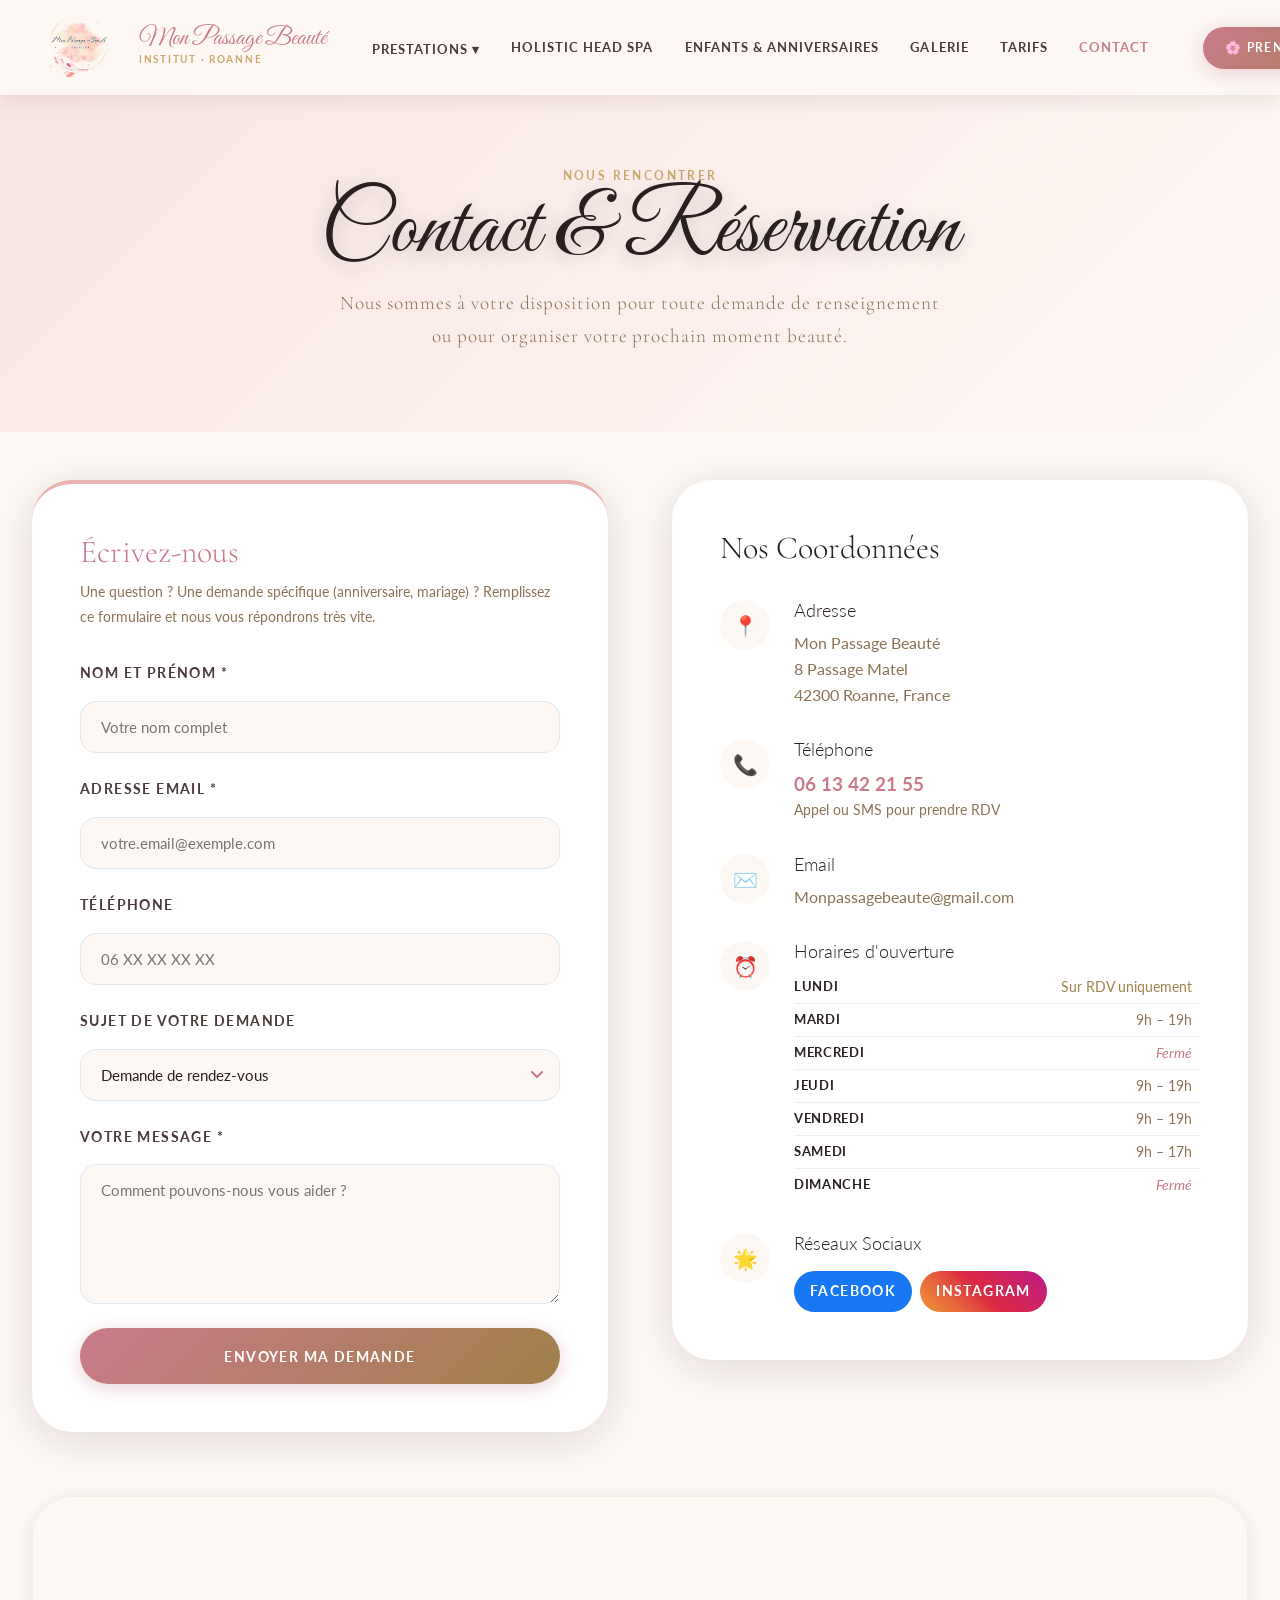
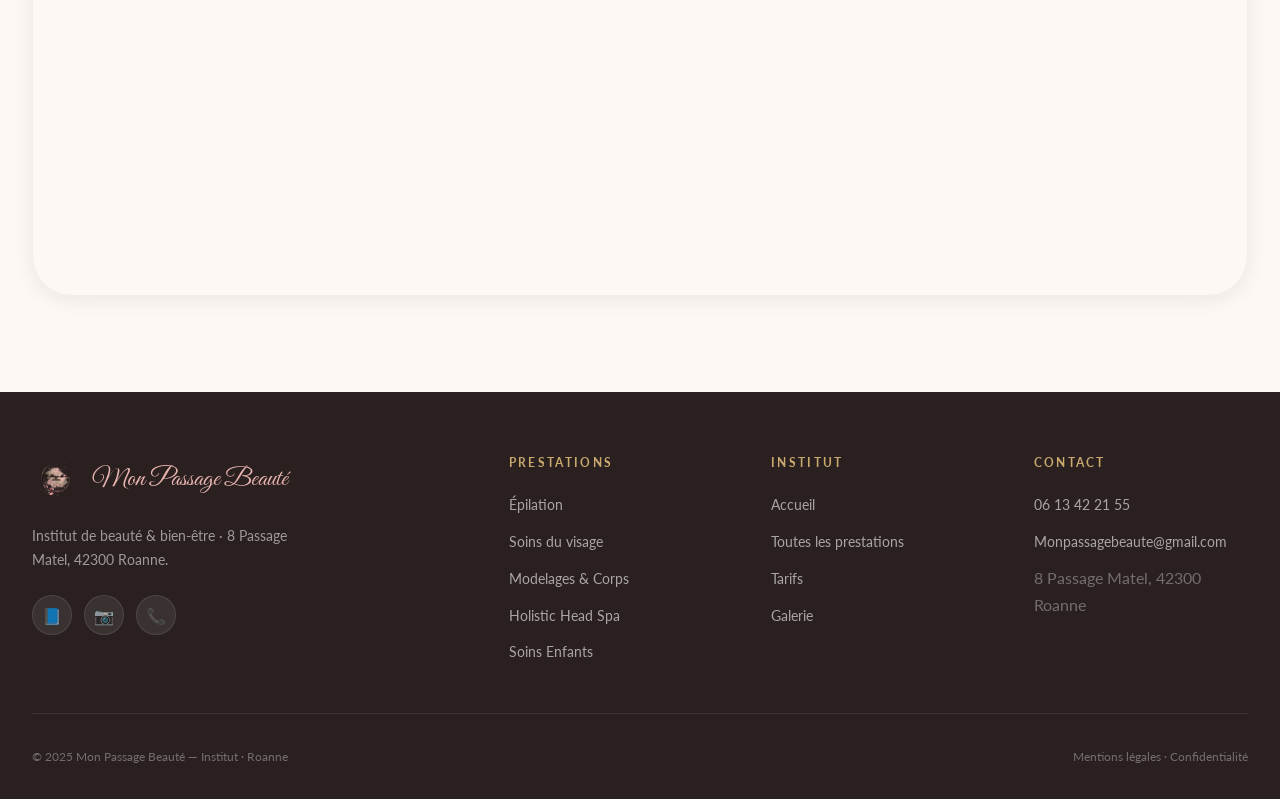
<file: contact.html>
<!DOCTYPE html>
<html lang="fr">
<head>
  <meta charset="UTF-8">
  <meta name="viewport" content="width=device-width, initial-scale=1.0">
  <title>Contact & Réservation — Mon Passage Beauté · Roanne</title>
  <meta name="description" content="Prenez rendez-vous chez Mon Passage Beauté à Roanne. Contactez-nous par téléphone, email ou via notre formulaire. Institut situé au 8 Passage Matel, 42300 Roanne.">
  <link rel="stylesheet" href="css/style.css">
  <link rel="preconnect" href="https://fonts.googleapis.com">
  <link rel="preconnect" href="https://fonts.gstatic.com" crossorigin>
  <style>
    .contact-hero {
      background: linear-gradient(135deg, var(--rose-light), var(--cream));
      padding: 10rem 0 5rem;
      text-align: center;
    }
    
    .contact-grid {
      display: grid;
      grid-template-columns: 1fr 1fr;
      gap: 4rem;
      margin-top: -3rem;
      position: relative;
      z-index: 10;
    }

    .contact-card {
      background: var(--white);
      border-radius: var(--radius-xl);
      padding: 3rem;
      box-shadow: var(--shadow-card);
      border-top: 4px solid var(--rose);
    }
    .contact-card-alt {
      background: var(--white);
      border-radius: var(--radius-xl);
      padding: 3rem;
      box-shadow: var(--shadow-card);
    }

    /* Formulaire */
    .form-group { margin-bottom: 1.5rem; position: relative; }
    .form-label {
      display: block;
      font-size: 0.875rem;
      font-weight: 700;
      color: var(--dark-soft);
      margin-bottom: 0.5rem;
    }
    .form-control {
      width: 100%;
      padding: 1rem 1.25rem;
      border: 1px solid #e2e8f0;
      border-radius: var(--radius-md);
      background: var(--cream);
      font-family: var(--font-sans);
      font-size: 0.95rem;
      color: var(--dark);
      transition: var(--transition);
    }
    .form-control:focus {
      outline: none;
      border-color: var(--rose-deep);
      background: var(--white);
      box-shadow: 0 0 0 3px rgba(201,123,138,0.15);
    }
    .form-control.error { border-color: #ef4444; background: #fef2f2; }
    .form-error {
      color: #ef4444;
      font-size: 0.75rem;
      margin-top: 0.4rem;
      display: block;
      font-weight: 600;
    }
    .form-success {
      background: var(--rose-light);
      border: 1px solid var(--rose);
      color: var(--rose-deep);
      padding: 2rem;
      border-radius: var(--radius-lg);
      text-align: center;
      font-family: var(--font-serif);
      font-size: 1.25rem;
      animation: fadeUp 0.5s ease;
    }

    /* Infos */
    .contact-info-item {
      display: flex;
      gap: 1.5rem;
      margin-bottom: 2rem;
      align-items: flex-start;
    }
    .ci-icon {
      width: 50px; height: 50px;
      background: var(--cream);
      border-radius: 50%;
      display: flex; align-items: center; justify-content: center;
      font-size: 1.25rem;
      flex-shrink: 0;
      color: var(--rose-deep);
    }
    .ci-content { min-width: 0; flex: 1; overflow: hidden; }
    .ci-content h3 { font-size: 1.1rem; font-family: var(--font-sans); margin-bottom: 0.5rem; color: var(--dark); }
    .ci-content p, .ci-content a { color: var(--taupe); line-height: 1.6; }
    .ci-content a { word-break: break-all; }
    .ci-content a:hover { color: var(--rose-deep); text-decoration: underline; }

    /* Horaires table */
    .horaires-table { width: 100%; border-collapse: collapse; table-layout: fixed; }
    .horaires-table td { padding: 0.25rem 0.5rem 0.25rem 0; vertical-align: top; font-size: 0.88rem; }
    .horaires-table td:first-child { width: 38%; white-space: nowrap; }

    /* Map */
    .map-container {
      width: 100%;
      height: 400px;
      border-radius: var(--radius-xl);
      overflow: hidden;
      margin-top: 4rem;
      box-shadow: var(--shadow-soft);
      border: 1px solid var(--cream-dark);
    }
    .map-container iframe { width: 100%; height: 100%; border: 0; }

    @media (max-width: 900px) {
      .contact-grid { grid-template-columns: 1fr; gap: 1.5rem; margin-top: 1.5rem; }
      .contact-hero { padding: 8rem 0 2rem; }
      .contact-card, .contact-card-alt { padding: 1.5rem; }
      .map-container { height: 260px; margin-top: 2rem; }
      .ci-icon { width: 40px; height: 40px; font-size: 1rem; }
    }
  </style>
</head>
<body>

<!-- HEADER -->
<header class="header scrolled" id="header">
  <div class="header-inner">
    <a href="index.html" class="header-logo">
      <img src="assets/logo.png" alt="Logo Mon Passage Beauté" width="52" height="52">
      <div class="logo-text">
        <span class="logo-name">Mon Passage Beauté</span>
        <span class="logo-tagline">Institut · Roanne</span>
      </div>
    </a>
    <nav class="nav">
      <div class="nav-dropdown">
        <a href="prestations.html" class="nav-link">Prestations ▾</a>
        <div class="nav-dropdown-menu">
          <a href="prestations.html#epilation">💫 Épilation</a>
          <a href="prestations.html#soins-visage">✨ Soins du visage</a>
          <a href="prestations.html#modelages">🌿 Modelages & Corps</a>
          <a href="prestations.html#manucure">💅 Manucure & Pieds</a>
          <a href="prestations.html#maquillage">💋 Maquillage</a>
          <a href="prestations.html#regard">👁️ Beauté du regard</a>
        </div>
      </div>
      <a href="head-spa.html" class="nav-link">Holistic Head Spa</a>
      <a href="enfants.html" class="nav-link">Enfants & Anniversaires</a>
      <a href="galerie.html" class="nav-link">Galerie</a>
      <a href="tarifs.html" class="nav-link">Tarifs</a>
      <a href="contact.html" class="nav-link active">Contact</a>
    </nav>
    <div class="nav-cta-wrap">
      <a href="#rdv" class="btn btn-primary nav-cta">🌸 Prendre rendez-vous</a>
    </div>
    <button class="hamburger" id="hamburger" aria-label="Menu">
      <span></span><span></span><span></span>
    </button>
  </div>
</header>

<div class="mobile-nav" id="mobile-nav">
  <a href="index.html">Accueil</a>
  <div class="mobile-nav-divider"></div>
  <a href="prestations.html">Prestations</a>
  <a href="head-spa.html">Holistic Head Spa</a>
  <a href="enfants.html">Enfants & Anniversaires</a>
  <a href="galerie.html">Galerie</a>
  <a href="tarifs.html">Tarifs</a>
  <div class="mobile-nav-divider"></div>
  <a href="contact.html">Contact</a>
</div>

<!-- HERO -->
<section class="contact-hero">
  <div class="container">
    <span class="section-label reveal">Nous rencontrer</span>
    <h1 class="page-hero-title reveal delay-1" style="color: var(--dark);">Contact & Réservation</h1>
    <p class="section-subtitle reveal delay-2" style="max-width: 600px; margin: 0 auto;">Nous sommes à votre disposition pour toute demande de renseignement ou pour organiser votre prochain moment beauté.</p>
  </div>
</section>

<!-- MAIN CONTENT -->
<section class="section pt-0 pb-5" style="background: var(--cream);" id="rdv">
  <div class="container">
    <div class="contact-grid">
      
      <!-- FORMULAIRE -->
      <div class="contact-card reveal">
        <h2 style="font-family: var(--font-serif); font-size: 2rem; color: var(--rose-deep); margin-bottom: 0.5rem;">Écrivez-nous</h2>
        <p style="color: var(--taupe); font-size: 0.9rem; margin-bottom: 2rem;">Une question ? Une demande spécifique (anniversaire, mariage) ? Remplissez ce formulaire et nous vous répondrons très vite.</p>
        
        <form id="contact-form" novalidate>
          <div class="form-group">
            <label for="nom" class="form-label">Nom et Prénom *</label>
            <input type="text" id="nom" name="nom" class="form-control" placeholder="Votre nom complet" required>
          </div>
          
          <div class="form-group">
            <label for="email" class="form-label">Adresse Email *</label>
            <input type="email" id="email" name="email" class="form-control" placeholder="votre.email@exemple.com" required>
          </div>
          
          <div class="form-group">
            <label for="telephone" class="form-label">Téléphone</label>
            <input type="tel" id="telephone" name="telephone" class="form-control" placeholder="06 XX XX XX XX">
          </div>
          
          <div class="form-group">
            <label for="sujet" class="form-label">Sujet de votre demande</label>
            <select id="sujet" name="sujet" class="form-control">
              <option value="rdv">Demande de rendez-vous</option>
              <option value="info">Demande d'information</option>
              <option value="anniv">Organiser un anniversaire</option>
              <option value="mariage">Prestation mariage</option>
              <option value="autre">Autre demande</option>
            </select>
          </div>
          
          <div class="form-group">
            <label for="message" class="form-label">Votre Message *</label>
            <textarea id="message" name="message" class="form-control" rows="5" placeholder="Comment pouvons-nous vous aider ?" required></textarea>
          </div>
          
          <button type="submit" class="btn btn-primary" style="width: 100%; justify-content: center; padding: 1.2rem;">Envoyer ma demande</button>
        </form>
      </div>

      <!-- COORDONNÉES -->
      <div class="reveal delay-2">
        <div class="contact-card-alt">
          <h2 style="font-family: var(--font-serif); font-size: 2rem; color: var(--dark); margin-bottom: 2rem;">Nos Coordonnées</h2>
          
          <div class="contact-info-item">
            <div class="ci-icon">📍</div>
            <div class="ci-content">
              <h3>Adresse</h3>
              <p>Mon Passage Beauté<br>8 Passage Matel<br>42300 Roanne, France</p>
            </div>
          </div>
          
          <div class="contact-info-item">
            <div class="ci-icon">📞</div>
            <div class="ci-content">
              <h3>Téléphone</h3>
              <p><a href="tel:0613422155" style="font-size: 1.2rem; font-weight: 700; color: var(--rose-deep);">06 13 42 21 55</a></p>
              <p style="font-size: 0.85rem;">Appel ou SMS pour prendre RDV</p>
            </div>
          </div>
          
          <div class="contact-info-item">
            <div class="ci-icon">✉️</div>
            <div class="ci-content">
              <h3>Email</h3>
              <p><a href="mailto:Monpassagebeaute@gmail.com">Monpassagebeaute@gmail.com</a></p>
            </div>
          </div>

          <div class="contact-info-item">
            <div class="ci-icon">⏰</div>
            <div class="ci-content">
              <h3>Horaires d'ouverture</h3>
              <table class="horaires-table" style="margin-top: 0.5rem; font-size: 0.9rem;">
                <tr><td>Lundi</td><td class="horaire-rdv">Sur RDV uniquement</td></tr>
                <tr><td>Mardi</td><td>9h – 19h</td></tr>
                <tr><td>Mercredi</td><td class="horaire-closed">Fermé</td></tr>
                <tr><td>Jeudi</td><td>9h – 19h</td></tr>
                <tr><td>Vendredi</td><td>9h – 19h</td></tr>
                <tr><td>Samedi</td><td>9h – 17h</td></tr>
                <tr><td>Dimanche</td><td class="horaire-closed">Fermé</td></tr>
              </table>
            </div>
          </div>
          
          <div class="contact-info-item" style="margin-bottom: 0;">
            <div class="ci-icon">🌟</div>
            <div class="ci-content">
              <h3>Réseaux Sociaux</h3>
              <div class="flex gap-1 mt-2">
                <a href="https://www.facebook.com/monpassagebeaute" target="_blank" rel="noopener" class="btn" style="background: #1877F2; color: white; border: none; padding: 0.6rem 1rem;">Facebook</a>
                <a href="https://www.instagram.com/monpassagebeaute" target="_blank" rel="noopener" class="btn" style="background: linear-gradient(45deg, #f09433, #e6683c, #dc2743, #cc2366, #bc1888); color: white; border: none; padding: 0.6rem 1rem;">Instagram</a>
              </div>
            </div>
          </div>
        </div>
      </div>
    </div>

    <!-- MAP -->
    <div class="map-container reveal">
      <iframe 
        src="https://www.google.com/maps/embed?pb=!1m18!1m12!1m3!1d2771.691888998031!2d4.072213776269931!3d46.03728397108343!2m3!1f0!2f0!3f0!3m2!1i1024!2i768!4f13.1!3m3!1m2!1s0x47f4019a3b906a5b%3A0x6b5c3b123456789!2s8%20Passage%20Matel%2C%2042300%20Roanne!5e0!3m2!1sfr!2sfr!4v1700000000000!5m2!1sfr!2sfr" 
        allowfullscreen="" 
        loading="lazy" 
        referrerpolicy="no-referrer-when-downgrade"
        title="Carte Google Maps Institut Mon Passage Beauté">
      </iframe>
    </div>
  </div>
</section>

<!-- FOOTER -->
<footer class="footer">
  <div class="container">
    <div class="footer-grid">
      <div class="footer-brand">
        <div class="footer-logo">
          <img src="assets/logo.png" alt="Logo Mon Passage Beauté" width="48" height="48">
          <span class="footer-brand-name">Mon Passage Beauté</span>
        </div>
        <p class="footer-brand-desc">Institut de beauté & bien-être · 8 Passage Matel, 42300 Roanne.</p>
        <div class="footer-socials">
          <a href="https://www.facebook.com/monpassagebeaute" target="_blank" rel="noopener" class="footer-social">📘</a>
          <a href="https://www.instagram.com/monpassagebeaute" target="_blank" rel="noopener" class="footer-social">📷</a>
          <a href="tel:0613422155" class="footer-social">📞</a>
        </div>
      </div>
      <div class="footer-col">
        <h4>Prestations</h4>
        <ul class="footer-links">
          <li><a href="prestations.html#epilation">Épilation</a></li>
          <li><a href="prestations.html#soins-visage">Soins du visage</a></li>
          <li><a href="prestations.html#modelages">Modelages & Corps</a></li>
          <li><a href="head-spa.html">Holistic Head Spa</a></li>
          <li><a href="enfants.html">Soins Enfants</a></li>
        </ul>
      </div>
      <div class="footer-col">
        <h4>Institut</h4>
        <ul class="footer-links">
          <li><a href="index.html">Accueil</a></li>
          <li><a href="prestations.html">Toutes les prestations</a></li>
          <li><a href="tarifs.html">Tarifs</a></li>
          <li><a href="galerie.html">Galerie</a></li>
        </ul>
      </div>
      <div class="footer-col">
        <h4>Contact</h4>
        <ul class="footer-links">
          <li><a href="tel:0613422155">06 13 42 21 55</a></li>
          <li><a href="mailto:Monpassagebeaute@gmail.com">Monpassagebeaute@gmail.com</a></li>
          <li><span style="color: rgba(255,255,255,0.35);">8 Passage Matel, 42300 Roanne</span></li>
        </ul>
      </div>
    </div>
    <div class="footer-bottom">
      <p>© 2025 Mon Passage Beauté — Institut · Roanne</p>
      <p><a href="#" style="color: rgba(255,255,255,0.35);">Mentions légales</a> · <a href="#" style="color: rgba(255,255,255,0.35);">Confidentialité</a></p>
    </div>
  </div>
</footer>

<button class="scroll-top" id="scroll-top">↑</button>

<script src="js/main.js?v=2"></script>
</body>
</html>
</file>
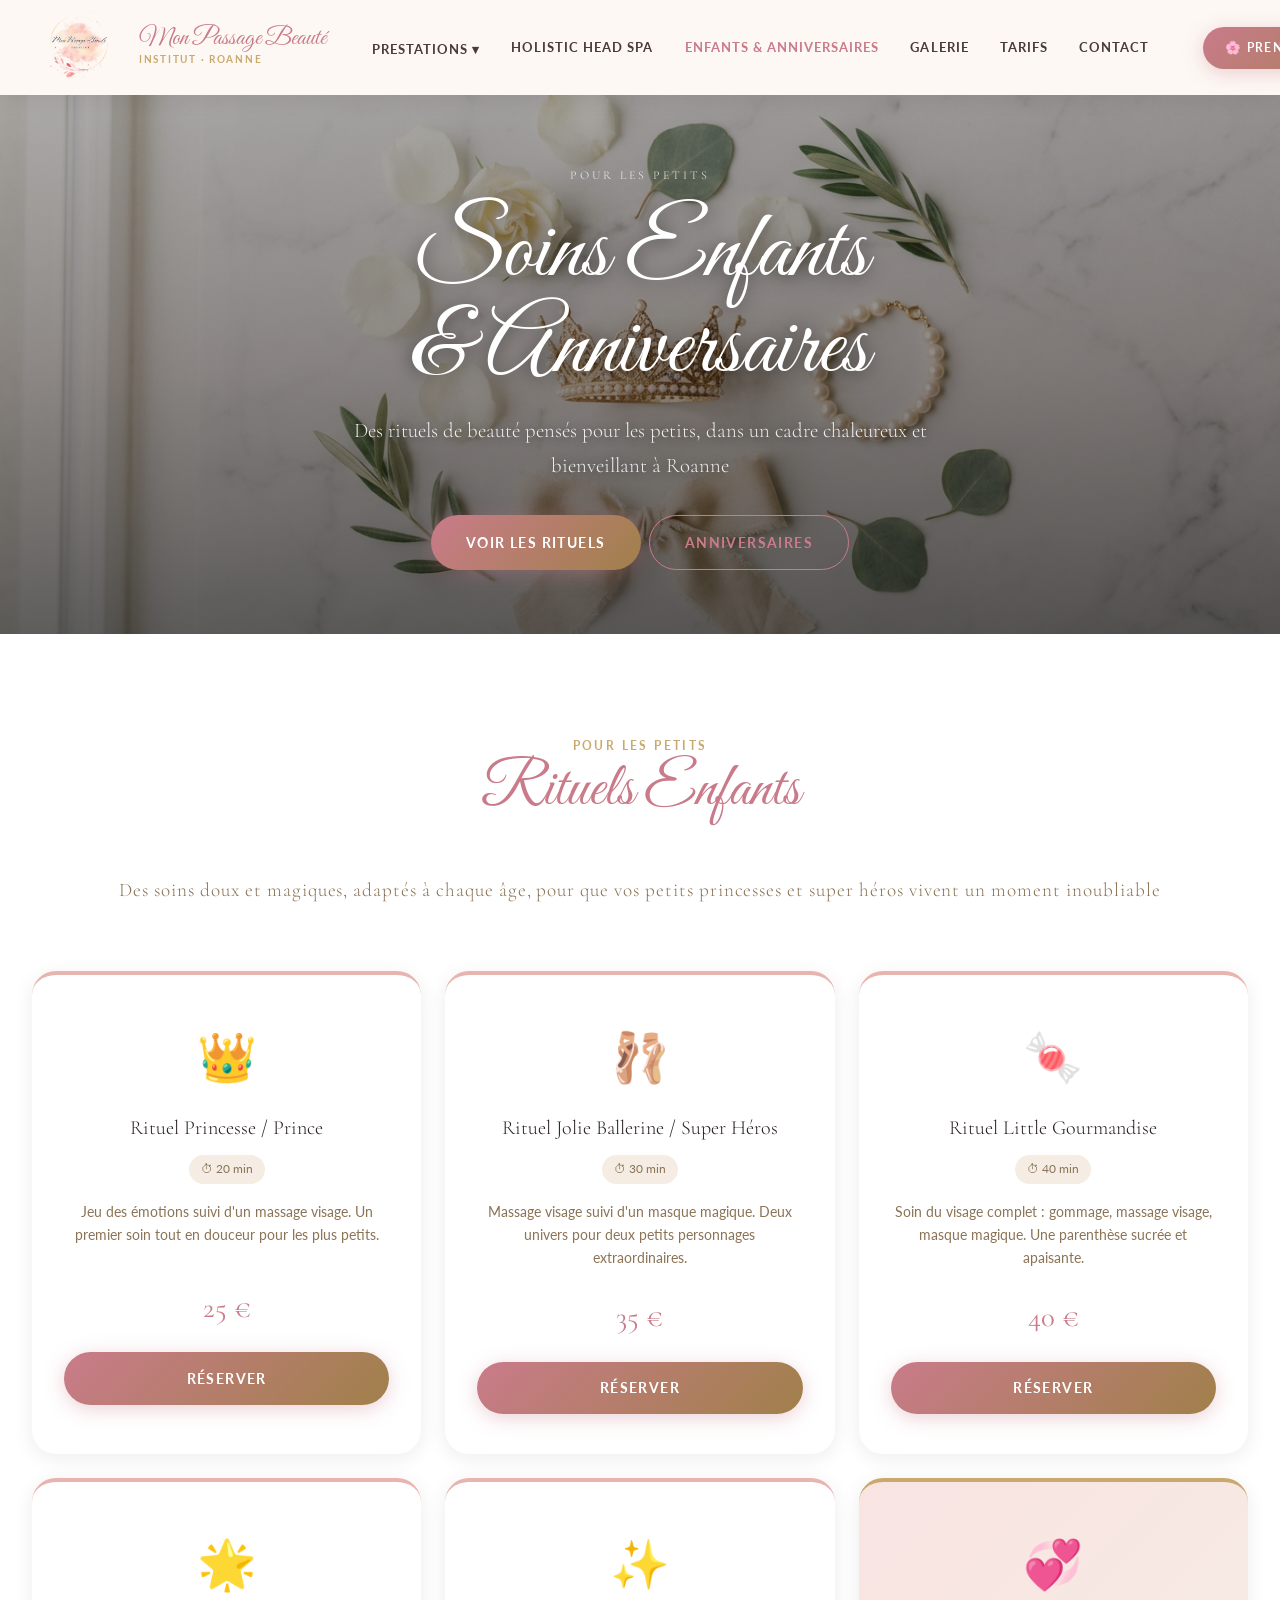
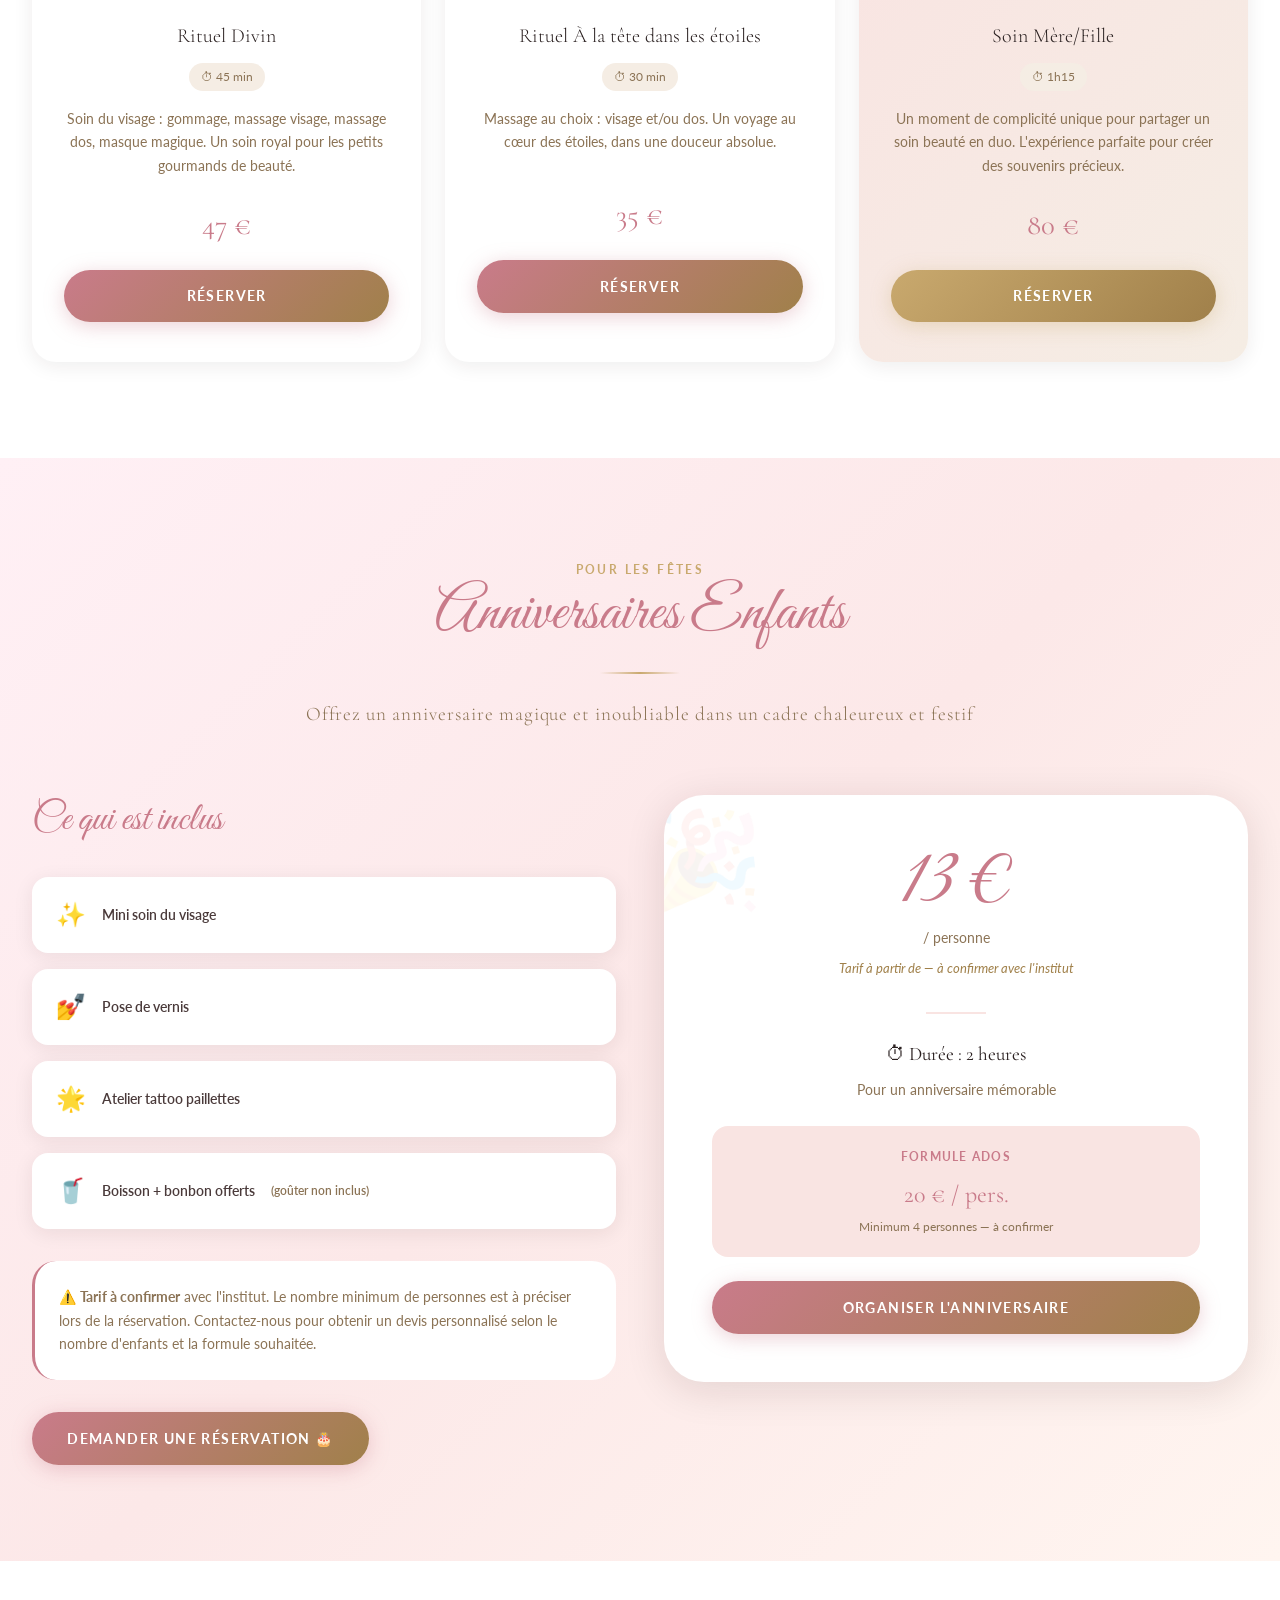
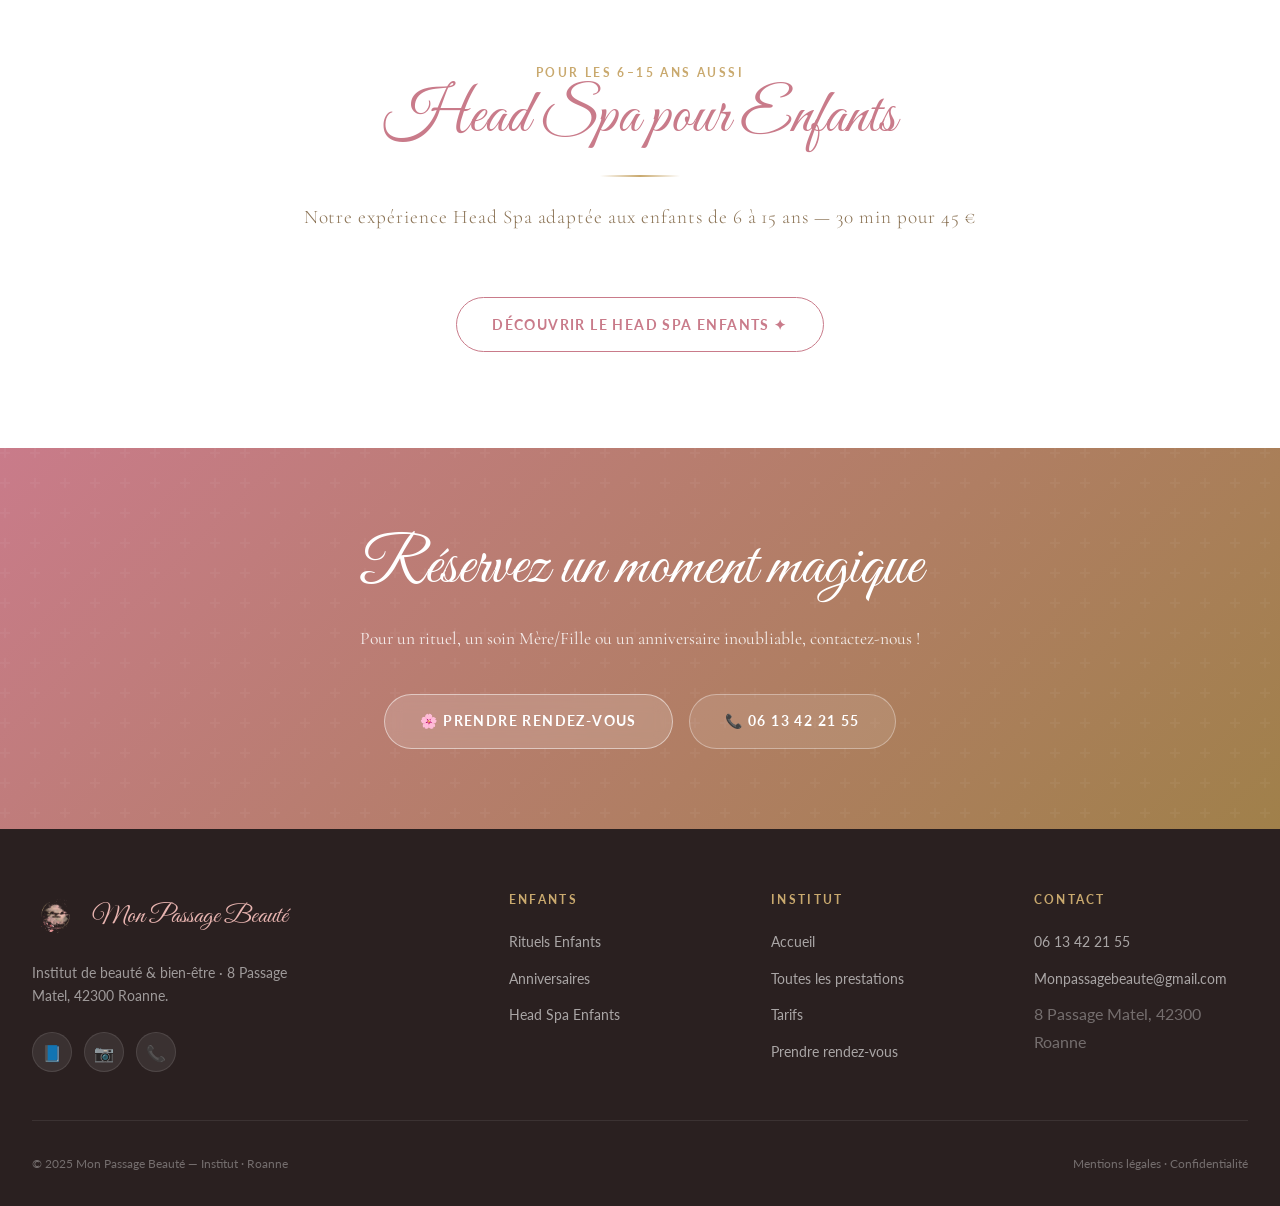
<file: enfants.html>
<!DOCTYPE html>
<html lang="fr">
<head>
  <meta charset="UTF-8">
  <meta name="viewport" content="width=device-width, initial-scale=1.0">
  <title>Soins Enfants & Anniversaires — Mon Passage Beauté · Roanne</title>
  <meta name="description" content="Rituels beauté dédiés aux enfants et formule anniversaire chez Mon Passage Beauté à Roanne. Mini soin visage, pose de vernis, atelier tattoo paillettes. Pour les petites princesses et super héros !">
  <link rel="stylesheet" href="css/style.css">
  <link rel="preconnect" href="https://fonts.googleapis.com">
  <link rel="preconnect" href="https://fonts.gstatic.com" crossorigin>
  <style>
    .enfants-hero {
      min-height: 55vh;
      display: flex;
      align-items: center;
      justify-content: center;
      text-align: center;
      position: relative;
      overflow: hidden;
      margin-top: var(--header-h);
      background: #f5f0eb;
    }
    .enfants-hero-bg {
      position: absolute;
      inset: 0;
      background-image: url('assets/enfants-banner.jpg');
      background-size: cover;
      background-position: center center;
      transform-origin: center;
      transition: transform 8s ease;
    }
    .enfants-hero:hover .enfants-hero-bg { transform: scale(1.03); }
    .enfants-hero::before {
      content: '';
      position: absolute;
      inset: 0;
      background: linear-gradient(
        to bottom,
        rgba(20, 15, 10, 0.35) 0%,
        rgba(30, 20, 15, 0.50) 50%,
        rgba(10, 8, 5, 0.65) 100%
      );
      z-index: 1;
    }
    .enfants-hero-content { position: relative; z-index: 2; padding: 4rem 2rem; }
    .enfants-hero-label {
      display: inline-block;
      font-family: var(--font-serif);
      font-size: 0.75rem;
      letter-spacing: 0.25em;
      text-transform: uppercase;
      color: rgba(255,255,255,0.75);
      margin-bottom: 1.2rem;
    }
    .enfants-hero-title {
      font-family: var(--font-script);
      font-size: clamp(3rem, 8vw, 6rem);
      color: #fff;
      line-height: 1;
      margin-bottom: 1rem;
      text-shadow: 0 2px 18px rgba(0,0,0,0.5);
    }
    .enfants-hero-sub {
      font-family: var(--font-serif);
      font-size: clamp(1rem, 2vw, 1.3rem);
      color: rgba(255,255,255,0.88);
      font-weight: 300;
      max-width: 580px;
      margin: 0 auto 2rem;
      text-shadow: 0 1px 8px rgba(0,0,0,0.5);
    }

    /* Rituels grid */
    .rituels-grid {
      display: grid;
      grid-template-columns: repeat(3, 1fr);
      gap: 1.5rem;
    }
    .rituel-card {
      background: var(--white);
      border-radius: var(--radius-lg);
      padding: 2.5rem 2rem;
      box-shadow: var(--shadow-soft);
      text-align: center;
      transition: var(--transition);
      position: relative;
      overflow: hidden;
      border-top: 4px solid var(--rose);
    }
    .rituel-card::before {
      content: '';
      position: absolute;
      top: 0; left: 0; right: 0;
      height: 4px;
      background: linear-gradient(90deg, var(--rose-deep), var(--gold));
      transition: var(--transition);
      opacity: 0;
    }
    .rituel-card:hover { transform: translateY(-8px); box-shadow: var(--shadow-hover); }
    .rituel-card:hover::before { opacity: 1; }

    .rituel-emoji {
      font-size: 3rem;
      display: block;
      margin-bottom: 1.25rem;
      animation: none;
    }
    .rituel-card:hover .rituel-emoji { animation: bounce 0.6s ease; }

    .rituel-name {
      font-family: var(--font-serif);
      font-size: 1.25rem;
      color: var(--dark);
      margin-bottom: 0.75rem;
    }
    .rituel-duration {
      display: inline-block;
      background: var(--cream-dark);
      color: var(--taupe);
      font-size: 0.75rem;
      padding: 0.25rem 0.75rem;
      border-radius: 20px;
      margin-bottom: 1rem;
    }
    .rituel-desc {
      font-size: 0.875rem;
      color: var(--taupe);
      line-height: 1.65;
      margin-bottom: 1.5rem;
      min-height: 60px;
    }
    .rituel-price {
      font-family: var(--font-serif);
      font-size: 1.8rem;
      color: var(--rose-deep);
      margin-bottom: 1.25rem;
    }

    /* Soin Mère/Fille */
    .mere-fille {
      background: linear-gradient(135deg, var(--rose-light), var(--cream-dark));
      border-radius: var(--radius-xl);
      padding: 4rem;
      display: grid;
      grid-template-columns: 1fr 1fr;
      gap: 3rem;
      align-items: center;
      margin-top: 2rem;
      position: relative;
      overflow: hidden;
    }
    .mere-fille::after {
      content: '💞';
      position: absolute;
      right: -20px; bottom: -20px;
      font-size: 8rem;
      opacity: 0.08;
    }
    .mere-fille-title {
      font-family: var(--font-script);
      font-size: 3.5rem;
      color: var(--rose-deep);
      line-height: 1;
      margin-bottom: 0.5rem;
    }
    .mere-fille-duration {
      font-size: 0.85rem;
      color: var(--taupe);
      margin-bottom: 1.5rem;
    }
    .mere-fille-price {
      font-family: var(--font-serif);
      font-size: 3rem;
      color: var(--rose-deep);
      margin-bottom: 1.5rem;
    }
    .mere-fille-desc {
      font-size: 1rem;
      color: var(--taupe);
      line-height: 1.7;
      font-family: var(--font-serif);
      font-weight: 300;
      margin-bottom: 2rem;
    }
    .mere-fille-visual {
      background: var(--white);
      border-radius: var(--radius-lg);
      padding: 3rem 2rem;
      text-align: center;
      box-shadow: var(--shadow-card);
    }
    .mere-fille-visual-emoji { font-size: 5rem; margin-bottom: 1rem; display: block; }
    .mere-fille-visual-text  { font-family: var(--font-serif); font-size: 1.25rem; color: var(--rose-deep); }

    /* Anniversaire section */
    .anniv-section { background: linear-gradient(135deg, #fff0f5, #fce8e8 50%, #fff5f0 100%); }

    .anniv-content-grid {
      display: grid;
      grid-template-columns: 1fr 1fr;
      gap: 3rem;
      align-items: start;
    }

    .anniv-features-list {
      display: flex;
      flex-direction: column;
      gap: 1rem;
      margin: 2rem 0;
    }
    .anniv-feat {
      display: flex;
      align-items: center;
      gap: 1rem;
      background: var(--white);
      border-radius: var(--radius-md);
      padding: 1.1rem 1.5rem;
      box-shadow: var(--shadow-soft);
      font-size: 0.9rem;
      color: var(--dark-soft);
      font-weight: 600;
    }
    .anniv-feat-emoji { font-size: 1.5rem; flex-shrink: 0; }

    .anniv-tarif-card {
      background: var(--white);
      border-radius: var(--radius-xl);
      padding: 3rem;
      box-shadow: var(--shadow-card);
      text-align: center;
      position: relative;
      overflow: hidden;
    }
    .anniv-tarif-card::before {
      content: '🎉';
      position: absolute;
      top: -20px; left: -20px;
      font-size: 6rem;
      opacity: 0.06;
    }
    .anniv-tarif-price {
      font-family: var(--font-script);
      font-size: 5rem;
      color: var(--rose-deep);
      line-height: 1;
      margin-bottom: 0.25rem;
    }
    .anniv-tarif-unit { font-size: 0.85rem; color: var(--taupe); margin-bottom: 0.5rem; }
    .anniv-tarif-note { font-size: 0.8rem; color: var(--gold-dark); font-style: italic; margin-bottom: 2rem; }
    .anniv-tarif-dur  { font-family: var(--font-serif); font-size: 1.2rem; color: var(--dark); margin-bottom: 0.5rem; }
    .anniv-tarif-sep  { width: 60px; height: 2px; background: var(--rose-light); margin: 1.5rem auto; }

    @media (max-width: 1024px) {
      .rituels-grid { grid-template-columns: repeat(2, 1fr); }
    }
    @media (max-width: 768px) {
      .rituels-grid { grid-template-columns: 1fr; }
      .mere-fille { grid-template-columns: 1fr; padding: 2.5rem 1.5rem; }
      .anniv-content-grid { grid-template-columns: 1fr; }
    }
  </style>
</head>
<body>

<!-- HEADER -->
<header class="header scrolled" id="header">
  <div class="header-inner">
    <a href="index.html" class="header-logo">
      <img src="assets/logo.png" alt="Logo Mon Passage Beauté" width="52" height="52">
      <div class="logo-text">
        <span class="logo-name">Mon Passage Beauté</span>
        <span class="logo-tagline">Institut · Roanne</span>
      </div>
    </a>
    <nav class="nav">
      <div class="nav-dropdown">
        <a href="prestations.html" class="nav-link">Prestations ▾</a>
        <div class="nav-dropdown-menu">
          <a href="prestations.html#epilation">💫 Épilation</a>
          <a href="prestations.html#soins-visage">✨ Soins du visage</a>
          <a href="prestations.html#modelages">🌿 Modelages & Corps</a>
          <a href="prestations.html#manucure">💅 Manucure & Pieds</a>
          <a href="prestations.html#maquillage">💋 Maquillage</a>
          <a href="prestations.html#regard">👁️ Beauté du regard</a>
        </div>
      </div>
      <a href="head-spa.html" class="nav-link">Holistic Head Spa</a>
      <a href="enfants.html" class="nav-link active">Enfants & Anniversaires</a>
      <a href="galerie.html" class="nav-link">Galerie</a>
      <a href="tarifs.html" class="nav-link">Tarifs</a>
      <a href="contact.html" class="nav-link">Contact</a>
    </nav>
    <div class="nav-cta-wrap">
      <a href="contact.html#rdv" class="btn btn-primary nav-cta" id="header-rdv-btn">🌸 Prendre rendez-vous</a>
    </div>
    <button class="hamburger" id="hamburger" aria-label="Menu">
      <span></span><span></span><span></span>
    </button>
  </div>
</header>

<div class="mobile-nav" id="mobile-nav">
  <a href="index.html">Accueil</a>
  <div class="mobile-nav-divider"></div>
  <a href="prestations.html">Prestations</a>
  <a href="head-spa.html">Holistic Head Spa</a>
  <a href="enfants.html">Enfants & Anniversaires</a>
  <a href="galerie.html">Galerie</a>
  <a href="tarifs.html">Tarifs</a>
  <div class="mobile-nav-divider"></div>
  <a href="contact.html">Contact</a>
  <a href="contact.html#rdv" class="btn btn-primary mt-3">🌸 Prendre rendez-vous</a>
</div>

<!-- HERO ENFANTS -->
<section class="enfants-hero" id="enfants-hero">
  <div class="enfants-hero-bg"></div>
  <div class="enfants-hero-content">
    <span class="enfants-hero-label">Pour les petits</span>
    <h1 class="enfants-hero-title">Soins Enfants<br>& Anniversaires</h1>
    <p class="enfants-hero-sub">Des rituels de beauté pensés pour les petits, dans un cadre chaleureux et bienveillant à Roanne</p>
    <div class="flex gap-1 justify-center flex-wrap">
      <a href="#rituels" class="btn btn-primary" id="hero-rituels-btn">Voir les rituels</a>
      <a href="#anniversaire" class="btn btn-secondary" id="hero-anniv-btn">Anniversaires</a>
    </div>
  </div>
</section>

<!-- RITUELS ENFANTS -->
<section class="section bg-white" id="rituels">
  <div class="container">
    <div class="section-header">
      <span class="section-label reveal">Pour les petits</span>
      <h2 class="section-title reveal delay-1">Rituels Enfants</h2>
      <div class="section-divider reveal delay-2"></div>
      <p class="section-subtitle reveal delay-3">Des soins doux et magiques, adaptés à chaque âge, pour que vos petits princesses et super héros vivent un moment inoubliable</p>
    </div>

    <div class="rituels-grid">
      <div class="rituel-card reveal delay-1">
        <span class="rituel-emoji">👑</span>
        <h3 class="rituel-name">Rituel Princesse / Prince</h3>
        <span class="rituel-duration">⏱ 20 min</span>
        <p class="rituel-desc">Jeu des émotions suivi d'un massage visage. Un premier soin tout en douceur pour les plus petits.</p>
        <div class="rituel-price">25 €</div>
        <a href="contact.html#rdv" class="btn btn-primary" id="rdv-princesse" style="width:100%; justify-content: center;">Réserver</a>
      </div>

      <div class="rituel-card reveal delay-2">
        <span class="rituel-emoji">🩰</span>
        <h3 class="rituel-name">Rituel Jolie Ballerine / Super Héros</h3>
        <span class="rituel-duration">⏱ 30 min</span>
        <p class="rituel-desc">Massage visage suivi d'un masque magique. Deux univers pour deux petits personnages extraordinaires.</p>
        <div class="rituel-price">35 €</div>
        <a href="contact.html#rdv" class="btn btn-primary" id="rdv-ballerine" style="width:100%; justify-content: center;">Réserver</a>
      </div>

      <div class="rituel-card reveal delay-3">
        <span class="rituel-emoji">🍬</span>
        <h3 class="rituel-name">Rituel Little Gourmandise</h3>
        <span class="rituel-duration">⏱ 40 min</span>
        <p class="rituel-desc">Soin du visage complet : gommage, massage visage, masque magique. Une parenthèse sucrée et apaisante.</p>
        <div class="rituel-price">40 €</div>
        <a href="contact.html#rdv" class="btn btn-primary" id="rdv-gourmandise" style="width:100%; justify-content: center;">Réserver</a>
      </div>

      <div class="rituel-card reveal delay-1">
        <span class="rituel-emoji">🌟</span>
        <h3 class="rituel-name">Rituel Divin</h3>
        <span class="rituel-duration">⏱ 45 min</span>
        <p class="rituel-desc">Soin du visage : gommage, massage visage, massage dos, masque magique. Un soin royal pour les petits gourmands de beauté.</p>
        <div class="rituel-price">47 €</div>
        <a href="contact.html#rdv" class="btn btn-primary" id="rdv-divin" style="width:100%; justify-content: center;">Réserver</a>
      </div>

      <div class="rituel-card reveal delay-2">
        <span class="rituel-emoji">✨</span>
        <h3 class="rituel-name">Rituel À la tête dans les étoiles</h3>
        <span class="rituel-duration">⏱ 30 min</span>
        <p class="rituel-desc">Massage au choix : visage et/ou dos. Un voyage au cœur des étoiles, dans une douceur absolue.</p>
        <div class="rituel-price">35 €</div>
        <a href="contact.html#rdv" class="btn btn-primary" id="rdv-etoiles" style="width:100%; justify-content: center;">Réserver</a>
      </div>

      <div class="rituel-card reveal delay-3" style="background: linear-gradient(135deg, var(--rose-light), var(--cream-dark)); border-top-color: var(--gold);">
        <span class="rituel-emoji">💞</span>
        <h3 class="rituel-name">Soin Mère/Fille</h3>
        <span class="rituel-duration">⏱ 1h15</span>
        <p class="rituel-desc">Un moment de complicité unique pour partager un soin beauté en duo. L'expérience parfaite pour créer des souvenirs précieux.</p>
        <div class="rituel-price">80 €</div>
        <a href="contact.html#rdv" class="btn btn-gold" id="rdv-mere-fille" style="width:100%; justify-content: center;">Réserver</a>
      </div>
    </div>
  </div>
</section>

<!-- ANNIVERSAIRES -->
<section class="section anniv-section" id="anniversaire">
  <div class="container">
    <div class="section-header">
      <span class="section-label reveal">Pour les fêtes</span>
      <h2 class="section-title reveal delay-1">Anniversaires Enfants</h2>
      <div class="section-divider reveal delay-2"></div>
      <p class="section-subtitle reveal delay-3">Offrez un anniversaire magique et inoubliable dans un cadre chaleureux et festif</p>
    </div>

    <div class="anniv-content-grid">
      <div class="reveal">
        <h3 style="font-family: var(--font-script); font-size: 2.5rem; color: var(--rose-deep); margin-bottom: 1.5rem;">Ce qui est inclus</h3>
        <div class="anniv-features-list">
          <div class="anniv-feat"><span class="anniv-feat-emoji">✨</span> Mini soin du visage</div>
          <div class="anniv-feat"><span class="anniv-feat-emoji">💅</span> Pose de vernis</div>
          <div class="anniv-feat"><span class="anniv-feat-emoji">🌟</span> Atelier tattoo paillettes</div>
          <div class="anniv-feat"><span class="anniv-feat-emoji">🥤</span> Boisson + bonbon offerts <span style="font-size:0.75rem; color: var(--taupe);">(goûter non inclus)</span></div>
        </div>
        <div style="background: var(--white); border-radius: var(--radius-lg); padding: 1.5rem; border-left: 3px solid var(--rose-deep); font-size: 0.875rem; color: var(--taupe); line-height: 1.7;">
          ⚠️ <strong>Tarif à confirmer</strong> avec l'institut. Le nombre minimum de personnes est à préciser lors de la réservation. Contactez-nous pour obtenir un devis personnalisé selon le nombre d'enfants et la formule souhaitée.
        </div>
        <div class="mt-4">
          <a href="contact.html#rdv" class="btn btn-primary" id="anniv-contact-btn">Demander une réservation 🎂</a>
        </div>
      </div>

      <div class="anniv-tarif-card reveal delay-2">
        <div class="anniv-tarif-price">13 €</div>
        <div class="anniv-tarif-unit">/ personne</div>
        <div class="anniv-tarif-note">Tarif à partir de — à confirmer avec l'institut</div>
        <div class="anniv-tarif-sep"></div>
        <div class="anniv-tarif-dur">⏱ Durée : 2 heures</div>
        <div style="font-size: 0.875rem; color: var(--taupe); margin-bottom: 1.5rem;">Pour un anniversaire mémorable</div>
        <div style="background: var(--rose-light); border-radius: var(--radius-md); padding: 1.25rem; margin-bottom: 1.5rem;">
          <div style="font-size: 0.78rem; font-weight: 700; letter-spacing: 0.1em; text-transform: uppercase; color: var(--rose-deep); margin-bottom: 0.5rem;">Formule Ados</div>
          <div style="font-family: var(--font-serif); font-size: 1.5rem; color: var(--rose-deep);">20 € / pers.</div>
          <div style="font-size: 0.78rem; color: var(--taupe);">Minimum 4 personnes — à confirmer</div>
        </div>
        <a href="contact.html#rdv" class="btn btn-primary" id="anniv-tarif-rdv" style="width:100%; justify-content: center;">Organiser l'anniversaire</a>
      </div>
    </div>
  </div>
</section>

<!-- HEAD SPA ENFANTS CTA -->
<section class="section bg-white">
  <div class="container">
    <div class="section-header">
      <span class="section-label reveal">Pour les 6–15 ans aussi</span>
      <h2 class="section-title reveal delay-1">Head Spa pour Enfants</h2>
      <div class="section-divider reveal delay-2"></div>
      <p class="section-subtitle reveal delay-3">Notre expérience Head Spa adaptée aux enfants de 6 à 15 ans — 30 min pour 45 €</p>
    </div>
    <div class="text-center reveal">
      <a href="head-spa.html#headspa-enfants" class="btn btn-secondary" id="hs-enfants-link">Découvrir le Head Spa Enfants ✦</a>
    </div>
  </div>
</section>

<!-- CTA -->
<div class="cta-banner">
  <h2 class="cta-banner-title reveal">Réservez un moment magique</h2>
  <p class="cta-banner-text reveal delay-1">Pour un rituel, un soin Mère/Fille ou un anniversaire inoubliable, contactez-nous !</p>
  <div class="cta-banner-ctas reveal delay-2">
    <a href="contact.html#rdv" class="btn btn-ghost" id="enfants-cta-rdv">🌸 Prendre rendez-vous</a>
    <a href="tel:0613422155" class="btn" style="background: rgba(255,255,255,0.1); color: white; border: 1.5px solid rgba(255,255,255,0.35);">📞 06 13 42 21 55</a>
  </div>
</div>

<!-- FOOTER -->
<footer class="footer">
  <div class="container">
    <div class="footer-grid">
      <div class="footer-brand">
        <div class="footer-logo">
          <img src="assets/logo.png" alt="Logo Mon Passage Beauté" width="48" height="48">
          <span class="footer-brand-name">Mon Passage Beauté</span>
        </div>
        <p class="footer-brand-desc">Institut de beauté & bien-être · 8 Passage Matel, 42300 Roanne.</p>
        <div class="footer-socials">
          <a href="https://www.facebook.com/monpassagebeaute" target="_blank" rel="noopener" class="footer-social">📘</a>
          <a href="https://www.instagram.com/monpassagebeaute" target="_blank" rel="noopener" class="footer-social">📷</a>
          <a href="tel:0613422155" class="footer-social">📞</a>
        </div>
      </div>
      <div class="footer-col">
        <h4>Enfants</h4>
        <ul class="footer-links">
          <li><a href="#rituels">Rituels Enfants</a></li>
          <li><a href="#anniversaire">Anniversaires</a></li>
          <li><a href="head-spa.html#headspa-enfants">Head Spa Enfants</a></li>
        </ul>
      </div>
      <div class="footer-col">
        <h4>Institut</h4>
        <ul class="footer-links">
          <li><a href="index.html">Accueil</a></li>
          <li><a href="prestations.html">Toutes les prestations</a></li>
          <li><a href="tarifs.html">Tarifs</a></li>
          <li><a href="contact.html#rdv">Prendre rendez-vous</a></li>
        </ul>
      </div>
      <div class="footer-col">
        <h4>Contact</h4>
        <ul class="footer-links">
          <li><a href="tel:0613422155">06 13 42 21 55</a></li>
          <li><a href="mailto:Monpassagebeaute@gmail.com">Monpassagebeaute@gmail.com</a></li>
          <li><span style="color: rgba(255,255,255,0.35);">8 Passage Matel, 42300 Roanne</span></li>
        </ul>
      </div>
    </div>
    <div class="footer-bottom">
      <p>© 2025 Mon Passage Beauté — Institut · Roanne</p>
      <p><a href="#" style="color: rgba(255,255,255,0.35);">Mentions légales</a> · <a href="#" style="color: rgba(255,255,255,0.35);">Confidentialité</a></p>
    </div>
  </div>
</footer>

<button class="scroll-top" id="scroll-top">↑</button>
<div class="floating-cta">
  <a href="contact.html#rdv" class="btn btn-primary">🌸 Réserver</a>
</div>

<script src="js/main.js?v=2"></script>
</body>
</html>
</file>
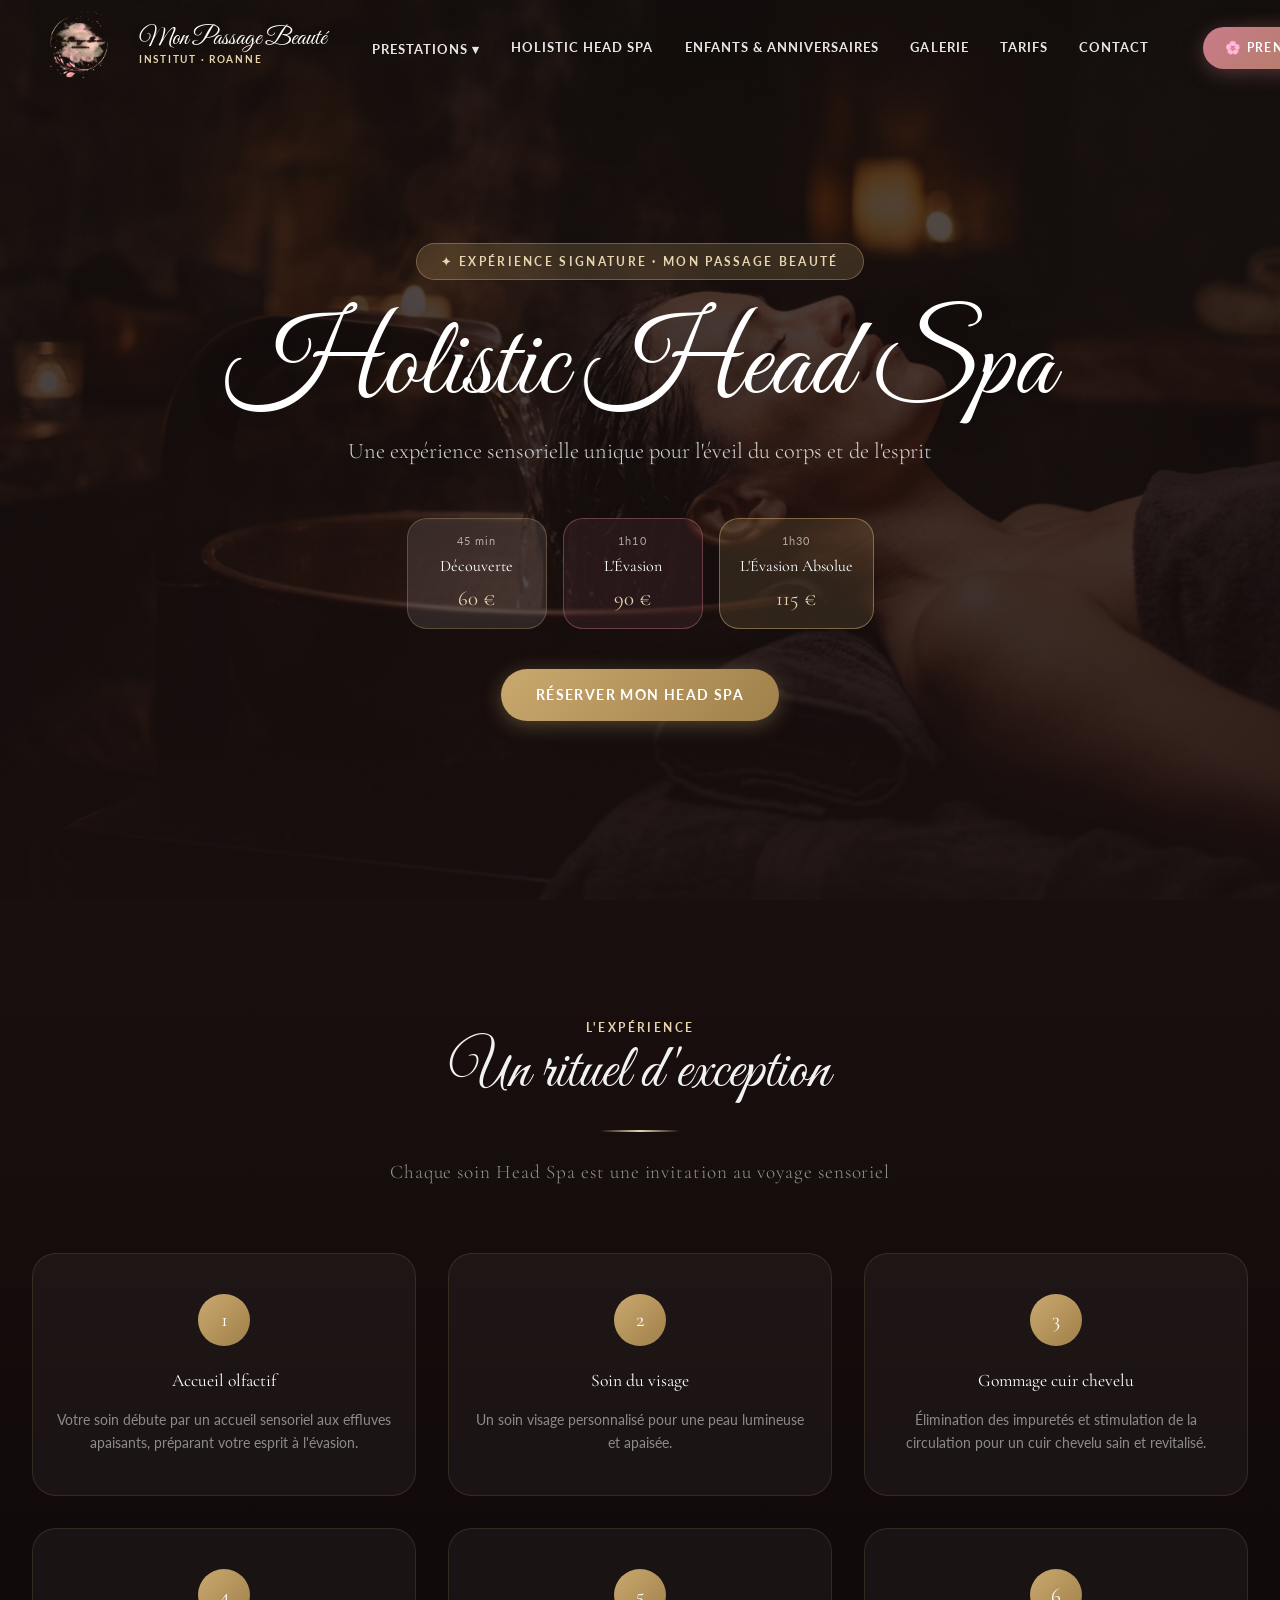
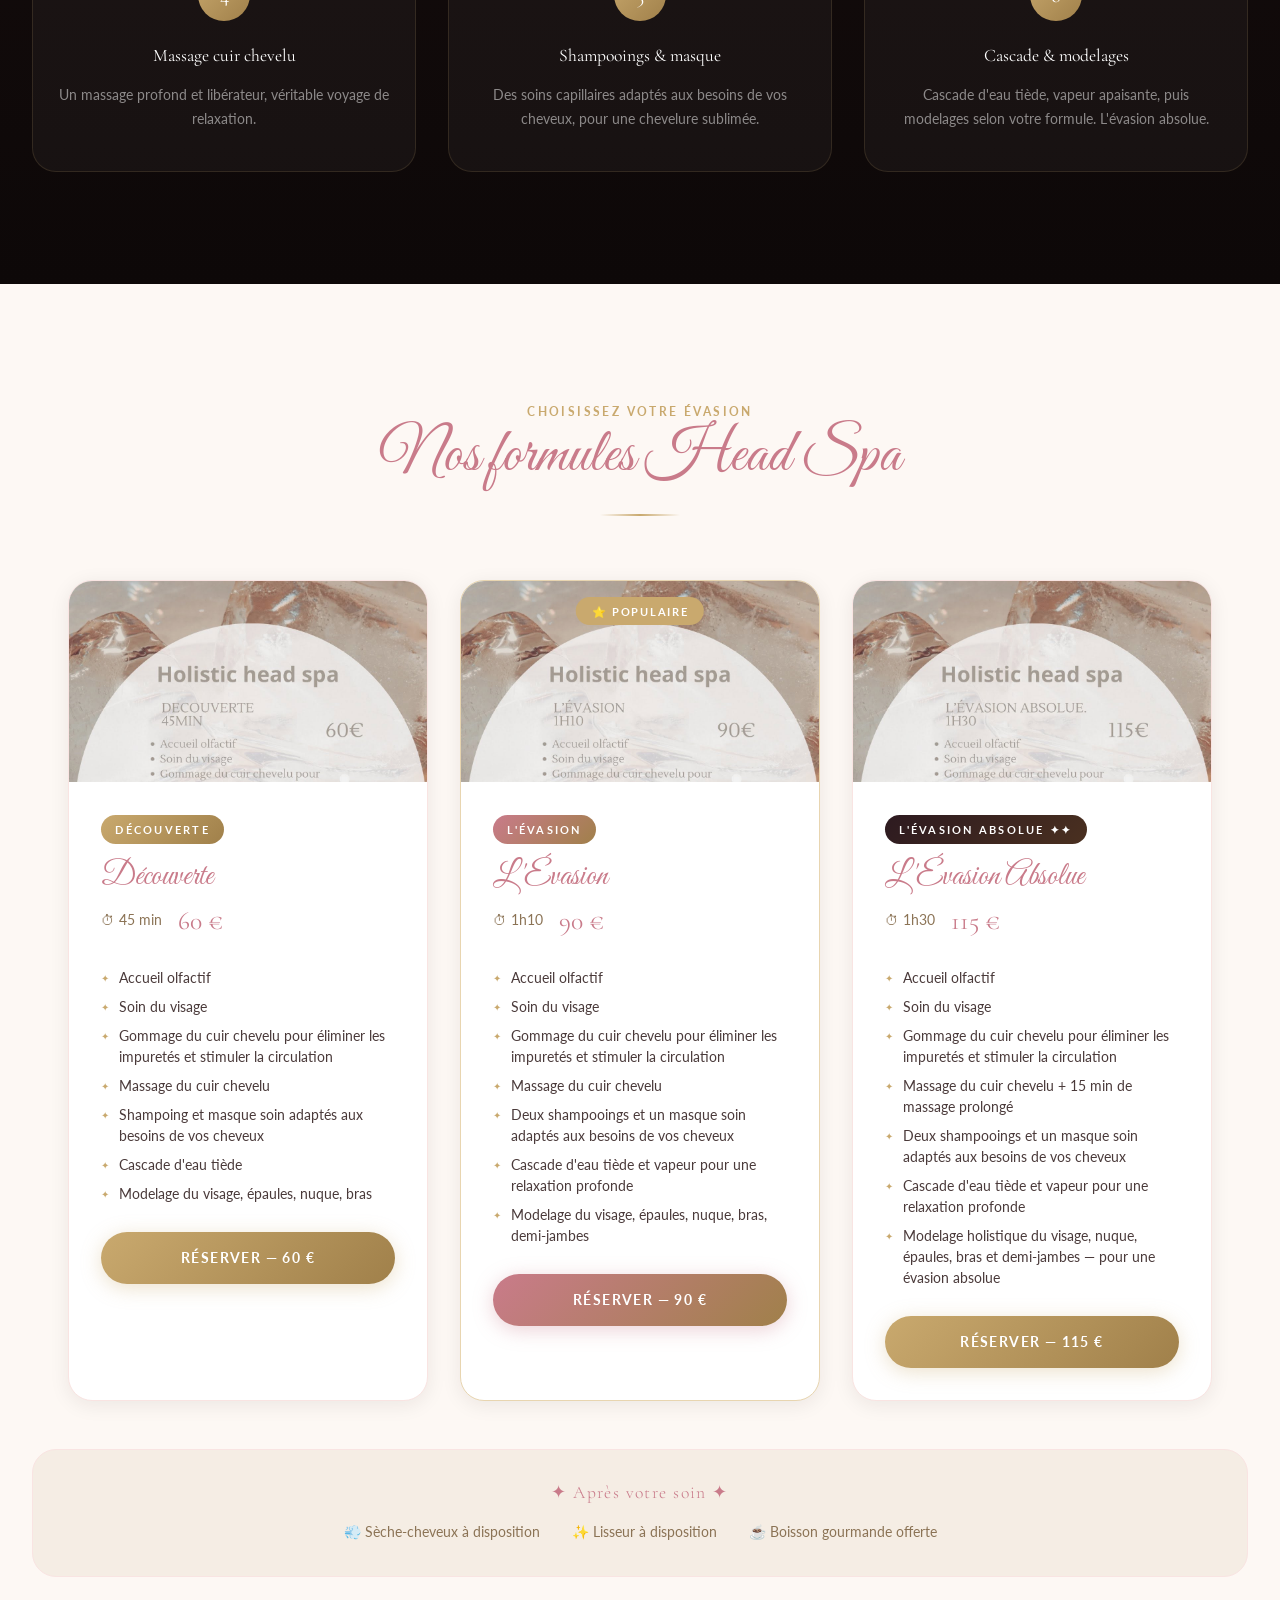
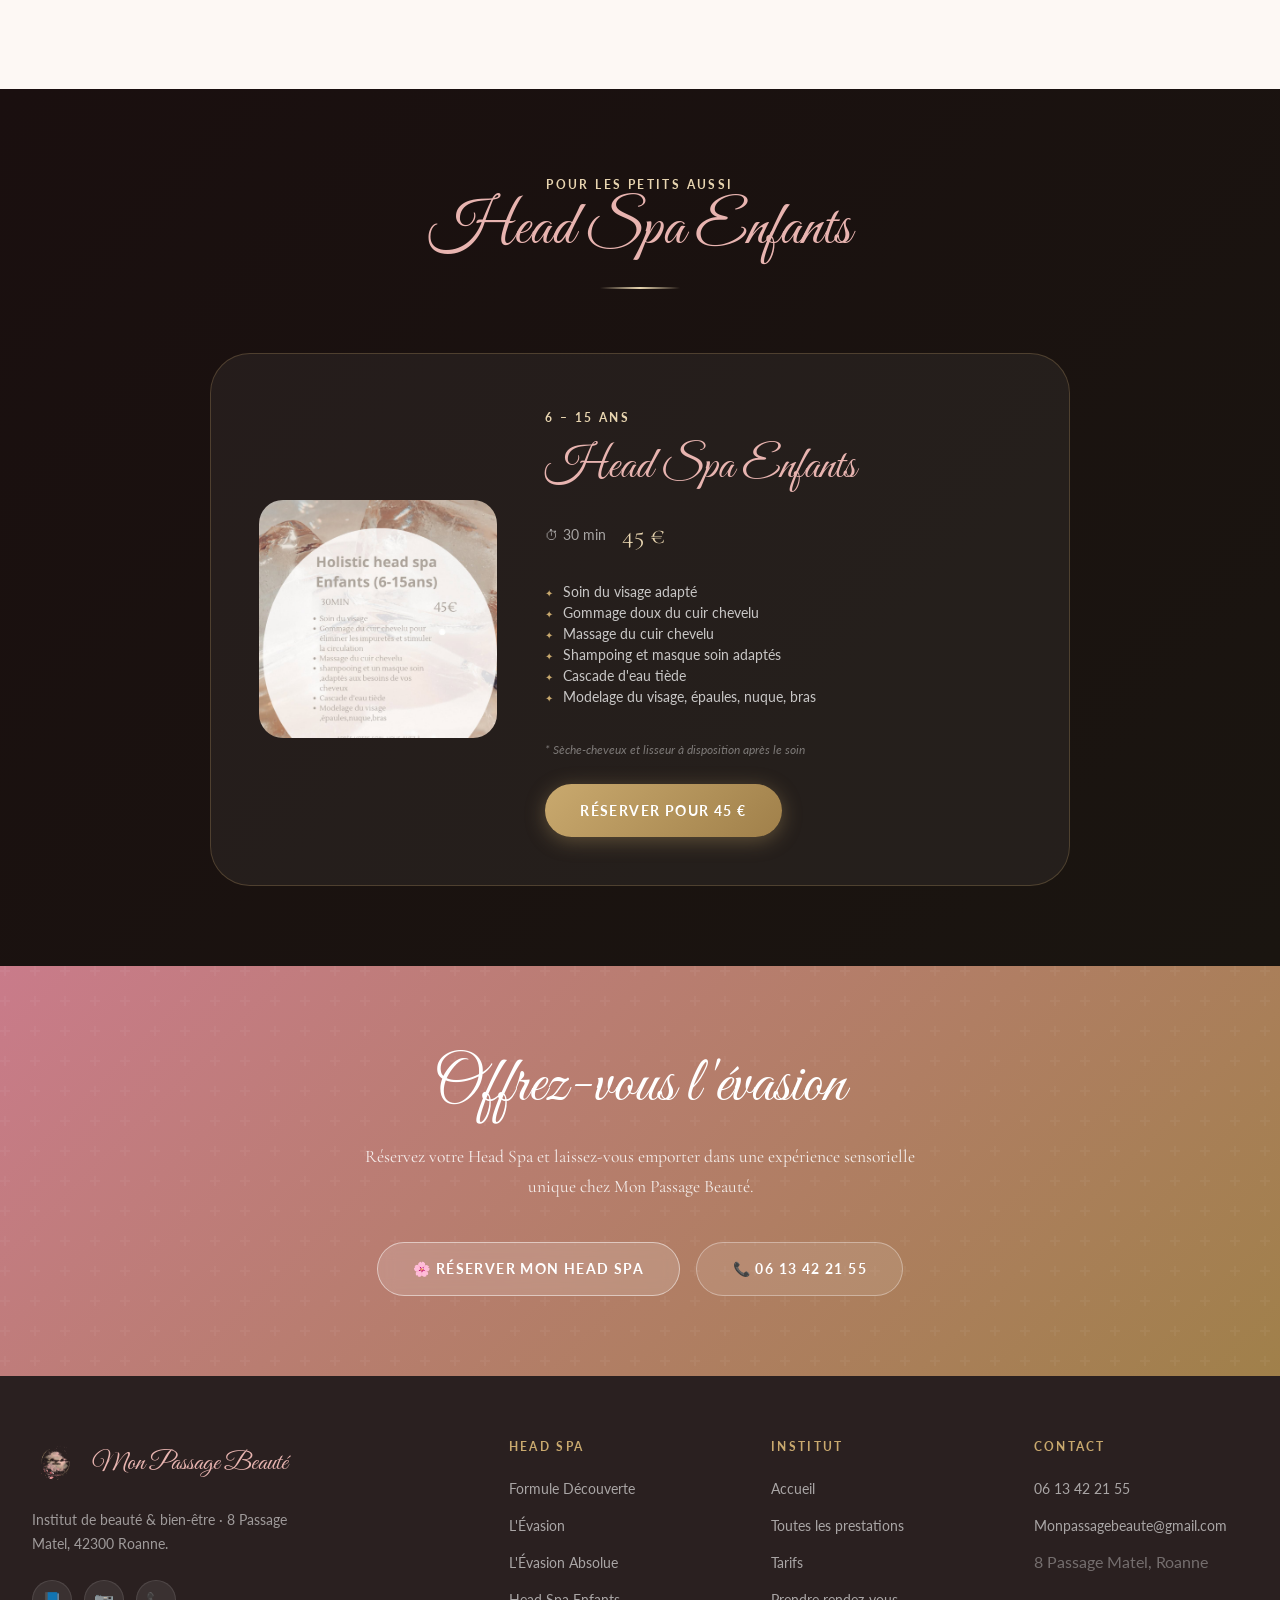
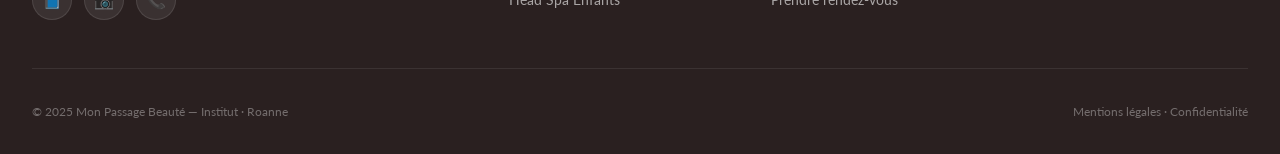
<file: head-spa.html>
<!DOCTYPE html>
<html lang="fr">
<head>
  <meta charset="UTF-8">
  <meta name="viewport" content="width=device-width, initial-scale=1.0">
  <title>Holistic Head Spa — Mon Passage Beauté · Roanne</title>
  <meta name="description" content="Découvrez le Holistic Head Spa chez Mon Passage Beauté à Roanne. Accueil olfactif, gommage, massage cuir chevelu, cascade d'eau, modelages. Formules Découverte 60€, L'Évasion 90€, L'Évasion Absolue 115€.">
  <link rel="stylesheet" href="css/style.css">
  <link rel="preconnect" href="https://fonts.googleapis.com">
  <link rel="preconnect" href="https://fonts.gstatic.com" crossorigin>
  <style>
    .hs-hero {
      min-height: 100vh;
      padding: 8rem 0 4rem;
      display: flex;
      align-items: center;
      justify-content: center;
      position: relative;
      overflow: hidden;
      text-align: center;
      background: #1a0f0f;
    }
    .hs-hero-bg {
      position: absolute;
      inset: 0;
      background: url('assets/headspa-banner.jpg') center/cover no-repeat;
      opacity: 0.4;
      transform: scale(1.05);
      transition: transform 8s ease;
    }
    .hs-hero.loaded .hs-hero-bg { transform: scale(1); }
    .hs-hero-overlay {
      position: absolute;
      inset: 0;
      background: linear-gradient(to bottom, rgba(26,15,15,0.3) 0%, rgba(26,15,15,0.7) 100%);
    }
    .hs-hero-content {
      position: relative;
      z-index: 1;
      padding: 0 2rem;
      max-width: 900px;
    }
    .hs-hero-badge {
      display: inline-flex;
      align-items: center;
      gap: 0.5rem;
      background: rgba(201,169,110,0.2);
      border: 1px solid rgba(201,169,110,0.4);
      backdrop-filter: blur(8px);
      padding: 0.5rem 1.5rem;
      border-radius: 30px;
      font-size: 0.72rem;
      font-weight: 700;
      letter-spacing: 0.2em;
      text-transform: uppercase;
      color: var(--gold-light);
      margin-bottom: 2rem;
      opacity: 0;
      animation: fadeUp 0.8s 0.3s ease forwards;
    }
    .hs-hero-title {
      font-family: var(--font-script);
      font-size: clamp(3.5rem, 9vw, 7rem);
      color: var(--white);
      line-height: 1;
      text-shadow: 0 4px 30px rgba(0,0,0,0.4);
      margin-bottom: 0.5rem;
      opacity: 0;
      animation: fadeUp 0.9s 0.5s ease forwards;
    }
    .hs-hero-subtitle {
      font-family: var(--font-serif);
      font-size: clamp(1rem, 2.5vw, 1.4rem);
      color: rgba(255,255,255,0.8);
      font-weight: 300;
      margin-bottom: 3rem;
      opacity: 0;
      animation: fadeUp 0.9s 0.7s ease forwards;
    }
    .hs-hero-prices {
      display: flex;
      gap: 1rem;
      justify-content: center;
      flex-wrap: wrap;
      margin-bottom: 2.5rem;
      opacity: 0;
      animation: fadeUp 0.9s 0.85s ease forwards;
    }
    .hs-price-pill {
      background: rgba(255,255,255,0.1);
      border: 1px solid rgba(201,169,110,0.3);
      backdrop-filter: blur(8px);
      padding: 0.75rem 1.25rem;
      border-radius: 20px;
      text-align: center;
      min-width: 140px;
    }
    .hs-price-pill-dur { font-size: 0.7rem; color: rgba(255,255,255,0.6); letter-spacing: 0.1em; margin-bottom: 0.2rem; }
    .hs-price-pill-name { font-family: var(--font-serif); font-size: 1rem; color: var(--white); }
    .hs-price-pill-val { font-family: var(--font-serif); font-size: 1.3rem; color: var(--gold-light); }

    /* Experience section */
    .experience-section {
      background: linear-gradient(180deg, #1a0f0f 0%, #0d0808 100%);
      padding: 7rem 0;
      position: relative;
    }
    .experience-steps {
      display: grid;
      grid-template-columns: repeat(3, 1fr);
      gap: 2rem;
      margin-top: 3rem;
    }
    .exp-step {
      text-align: center;
      padding: 2.5rem 1.5rem;
      background: rgba(255,255,255,0.04);
      border-radius: var(--radius-lg);
      border: 1px solid rgba(201,169,110,0.15);
      transition: var(--transition);
    }
    .exp-step:hover {
      background: rgba(201,123,138,0.08);
      border-color: rgba(201,123,138,0.3);
      transform: translateY(-4px);
    }
    .exp-step-num {
      width: 52px; height: 52px;
      background: linear-gradient(135deg, var(--gold), var(--gold-dark));
      border-radius: 50%;
      display: flex; align-items: center; justify-content: center;
      font-family: var(--font-serif);
      font-size: 1.3rem;
      color: var(--white);
      margin: 0 auto 1.25rem;
    }
    .exp-step-title { font-family: var(--font-serif); font-size: 1.1rem; color: var(--white); margin-bottom: 0.75rem; }
    .exp-step-desc  { font-size: 0.875rem; color: rgba(255,255,255,0.5); line-height: 1.7; }
    .experience-section .section-label  { color: var(--gold-light); }
    .experience-section .section-title  { color: rgba(255,255,255,0.95); }
    .experience-section .section-subtitle { color: rgba(255,255,255,0.55); }
    .experience-section .section-divider { background: linear-gradient(90deg, transparent, var(--gold-light), transparent); }

    /* Formules section */
    .formules-section { background: var(--cream); padding: 7rem 0; }

    /* Enfants HS */
    .hs-enfants {
      background: linear-gradient(135deg, #1a0f0f, #1a1510);
      padding: 5rem 0;
    }
    .hs-enfants-card {
      background: rgba(255,255,255,0.05);
      border: 1px solid rgba(201,169,110,0.25);
      border-radius: var(--radius-xl);
      padding: 3rem;
      display: grid;
      grid-template-columns: 1fr 2fr;
      gap: 3rem;
      align-items: center;
      max-width: 860px;
      margin: 0 auto;
    }
    .hs-enfants-img {
      width: 100%;
      aspect-ratio: 1;
      object-fit: cover;
      object-position: top;
      border-radius: var(--radius-lg);
    }
    .hs-enfants .section-label { color: var(--gold-light); }
    .hs-enfants-title { font-family: var(--font-script); font-size: 2.8rem; color: var(--rose); margin-bottom: 0.5rem; }
    .hs-enfants-meta { display: flex; gap: 1rem; align-items: center; margin-bottom: 1.5rem; }
    .hs-enfants-dur  { color: rgba(255,255,255,0.6); font-size: 0.85rem; }
    .hs-enfants-price{ font-family: var(--font-serif); font-size: 1.6rem; color: var(--gold-light); }
    .hs-enfants-features { margin-bottom: 2rem; }

    /* After soin */
    .after-soin {
      background: rgba(201,169,110,0.08);
      border: 1px solid rgba(201,169,110,0.2);
      border-radius: var(--radius-lg);
      padding: 2rem;
      text-align: center;
      margin-top: 3rem;
    }
    .after-soin h3 { font-family: var(--font-serif); color: var(--gold-light); margin-bottom: 1rem; font-size: 1.1rem; letter-spacing: 0.08em; }
    .after-soin-items {
      display: flex;
      gap: 2rem;
      justify-content: center;
      flex-wrap: wrap;
    }
    .after-soin-item { color: rgba(255,255,255,0.65); font-size: 0.875rem; display: flex; align-items: center; gap: 0.4rem; }

    @media (max-width: 768px) {
      .hs-hero { padding: 7rem 0 5rem; }
      .hs-hero-title { font-size: 3rem; margin-bottom: 1rem; }
      .hs-hero-badge { margin-bottom: 1.5rem; font-size: 0.65rem; padding: 0.4rem 1rem; }
      .hs-hero-subtitle { font-size: 1rem; margin-bottom: 2rem; }
      .hs-hero-prices { gap: 0.75rem; flex-direction: row; }
      .hs-price-pill { padding: 0.5rem 1rem; min-width: calc(50% - 0.5rem); }
      .hs-price-pill-name { font-size: 0.9rem; }
      .hs-price-pill-val { font-size: 1.1rem; }
      .experience-steps { grid-template-columns: 1fr; }
      .hs-enfants-card  { grid-template-columns: 1fr; }
    }
  </style>
</head>
<body>

<!-- HEADER -->
<header class="header" id="header">
  <div class="header-inner">
    <a href="index.html" class="header-logo">
      <img src="assets/logo.png" alt="Logo Mon Passage Beauté" width="52" height="52">
      <div class="logo-text">
        <span class="logo-name">Mon Passage Beauté</span>
        <span class="logo-tagline">Institut · Roanne</span>
      </div>
    </a>
    <nav class="nav">
      <div class="nav-dropdown">
        <a href="prestations.html" class="nav-link">Prestations ▾</a>
        <div class="nav-dropdown-menu">
          <a href="prestations.html#epilation">💫 Épilation</a>
          <a href="prestations.html#soins-visage">✨ Soins du visage</a>
          <a href="prestations.html#modelages">🌿 Modelages & Corps</a>
          <a href="prestations.html#manucure">💅 Manucure & Pieds</a>
          <a href="prestations.html#maquillage">💋 Maquillage</a>
          <a href="prestations.html#regard">👁️ Beauté du regard</a>
        </div>
      </div>
      <a href="head-spa.html" class="nav-link active">Holistic Head Spa</a>
      <a href="enfants.html" class="nav-link">Enfants & Anniversaires</a>
      <a href="galerie.html" class="nav-link">Galerie</a>
      <a href="tarifs.html" class="nav-link">Tarifs</a>
      <a href="contact.html" class="nav-link">Contact</a>
    </nav>
    <div class="nav-cta-wrap">
      <a href="contact.html#rdv" class="btn btn-primary nav-cta" id="header-rdv-btn">🌸 Prendre rendez-vous</a>
    </div>
    <button class="hamburger" id="hamburger" aria-label="Menu">
      <span></span><span></span><span></span>
    </button>
  </div>
</header>

<!-- Mobile Nav -->
<div class="mobile-nav" id="mobile-nav">
  <a href="index.html">Accueil</a>
  <div class="mobile-nav-divider"></div>
  <a href="prestations.html">Prestations</a>
  <a href="head-spa.html">Holistic Head Spa</a>
  <a href="enfants.html">Enfants & Anniversaires</a>
  <a href="galerie.html">Galerie</a>
  <a href="tarifs.html">Tarifs</a>
  <div class="mobile-nav-divider"></div>
  <a href="contact.html">Contact</a>
  <a href="contact.html#rdv" class="btn btn-primary mt-3">🌸 Prendre rendez-vous</a>
</div>

<!-- HERO HEAD SPA -->
<section class="hs-hero" id="headspa-hero">
  <div class="hs-hero-bg"></div>
  <div class="hs-hero-overlay"></div>
  <div class="hs-hero-content">
    <div class="hs-hero-badge">✦ Expérience signature · Mon Passage Beauté</div>
    <h1 class="hs-hero-title">Holistic Head Spa</h1>
    <p class="hs-hero-subtitle">Une expérience sensorielle unique pour l'éveil du corps et de l'esprit</p>
    <div class="hs-hero-prices">
      <div class="hs-price-pill">
        <div class="hs-price-pill-dur">45 min</div>
        <div class="hs-price-pill-name">Découverte</div>
        <div class="hs-price-pill-val">60 €</div>
      </div>
      <div class="hs-price-pill" style="border-color: rgba(201,123,138,0.4); background: rgba(201,123,138,0.1);">
        <div class="hs-price-pill-dur">1h10</div>
        <div class="hs-price-pill-name">L'Évasion</div>
        <div class="hs-price-pill-val">90 €</div>
      </div>
      <div class="hs-price-pill" style="border-color: rgba(201,169,110,0.5); background: rgba(201,169,110,0.15);">
        <div class="hs-price-pill-dur">1h30</div>
        <div class="hs-price-pill-name">L'Évasion Absolue</div>
        <div class="hs-price-pill-val">115 €</div>
      </div>
    </div>
    <div style="opacity:0; animation: fadeUp 0.9s 1s ease forwards;">
      <a href="contact.html#rdv" class="btn btn-gold" id="hs-hero-rdv">Réserver mon Head Spa</a>
    </div>
  </div>
</section>

<!-- EXPÉRIENCE EN ÉTAPES -->
<section class="experience-section" id="experience">
  <div class="container">
    <div class="section-header">
      <span class="section-label reveal">L'expérience</span>
      <h2 class="section-title reveal delay-1">Un rituel d'exception</h2>
      <div class="section-divider reveal delay-2"></div>
      <p class="section-subtitle reveal delay-3">Chaque soin Head Spa est une invitation au voyage sensoriel</p>
    </div>
    <div class="experience-steps">
      <div class="exp-step reveal delay-1">
        <div class="exp-step-num">1</div>
        <div class="exp-step-title">Accueil olfactif</div>
        <div class="exp-step-desc">Votre soin débute par un accueil sensoriel aux effluves apaisants, préparant votre esprit à l'évasion.</div>
      </div>
      <div class="exp-step reveal delay-2">
        <div class="exp-step-num">2</div>
        <div class="exp-step-title">Soin du visage</div>
        <div class="exp-step-desc">Un soin visage personnalisé pour une peau lumineuse et apaisée.</div>
      </div>
      <div class="exp-step reveal delay-3">
        <div class="exp-step-num">3</div>
        <div class="exp-step-title">Gommage cuir chevelu</div>
        <div class="exp-step-desc">Élimination des impuretés et stimulation de la circulation pour un cuir chevelu sain et revitalisé.</div>
      </div>
      <div class="exp-step reveal delay-1">
        <div class="exp-step-num">4</div>
        <div class="exp-step-title">Massage cuir chevelu</div>
        <div class="exp-step-desc">Un massage profond et libérateur, véritable voyage de relaxation.</div>
      </div>
      <div class="exp-step reveal delay-2">
        <div class="exp-step-num">5</div>
        <div class="exp-step-title">Shampooings & masque</div>
        <div class="exp-step-desc">Des soins capillaires adaptés aux besoins de vos cheveux, pour une chevelure sublimée.</div>
      </div>
      <div class="exp-step reveal delay-3">
        <div class="exp-step-num">6</div>
        <div class="exp-step-title">Cascade & modelages</div>
        <div class="exp-step-desc">Cascade d'eau tiède, vapeur apaisante, puis modelages selon votre formule. L'évasion absolue.</div>
      </div>
    </div>
  </div>
</section>

<!-- FORMULES -->
<section class="formules-section" id="formules">
  <div class="container">
    <div class="section-header">
      <span class="section-label reveal">Choisissez votre évasion</span>
      <h2 class="section-title reveal delay-1">Nos formules Head Spa</h2>
      <div class="section-divider reveal delay-2"></div>
    </div>

    <div class="headspa-grid">
      <!-- DÉCOUVERTE -->
      <div class="headspa-card reveal delay-1">
        <img src="assets/headspa-decouverte.jpg" alt="Holistic Head Spa Découverte 45 minutes 60 euros" class="headspa-card-img">
        <div class="headspa-card-body">
          <span class="headspa-card-tag">Découverte</span>
          <h2 class="headspa-card-title">Découverte</h2>
          <div class="headspa-card-meta">
            <span class="headspa-duration">⏱ 45 min</span>
            <span class="headspa-price">60 €</span>
          </div>
          <div class="headspa-features">
            <div class="headspa-feature">Accueil olfactif</div>
            <div class="headspa-feature">Soin du visage</div>
            <div class="headspa-feature">Gommage du cuir chevelu pour éliminer les impuretés et stimuler la circulation</div>
            <div class="headspa-feature">Massage du cuir chevelu</div>
            <div class="headspa-feature">Shampoing et masque soin adaptés aux besoins de vos cheveux</div>
            <div class="headspa-feature">Cascade d'eau tiède</div>
            <div class="headspa-feature">Modelage du visage, épaules, nuque, bras</div>
          </div>
          <a href="contact.html#rdv" class="btn btn-gold" id="fd-decouverte-rdv" style="width:100%; justify-content: center;">Réserver — 60 €</a>
        </div>
      </div>

      <!-- L'ÉVASION -->
      <div class="headspa-card reveal delay-2" style="border-color: var(--gold-light); position: relative;">
        <div style="position: absolute; top: 1rem; left: 50%; transform: translateX(-50%); background: var(--gold); color: white; font-size: 0.7rem; font-weight: 700; letter-spacing: 0.15em; padding: 0.3rem 1rem; border-radius: 20px; white-space: nowrap; z-index: 10;">⭐ POPULAIRE</div>
        <img src="assets/headspa-evasion.jpg" alt="Holistic Head Spa L'Évasion 1h10 90 euros" class="headspa-card-img">
        <div class="headspa-card-body">
          <span class="headspa-card-tag" style="background: linear-gradient(135deg, var(--rose-deep), var(--gold-dark));">L'Évasion</span>
          <h2 class="headspa-card-title">L'Évasion</h2>
          <div class="headspa-card-meta">
            <span class="headspa-duration">⏱ 1h10</span>
            <span class="headspa-price">90 €</span>
          </div>
          <div class="headspa-features">
            <div class="headspa-feature">Accueil olfactif</div>
            <div class="headspa-feature">Soin du visage</div>
            <div class="headspa-feature">Gommage du cuir chevelu pour éliminer les impuretés et stimuler la circulation</div>
            <div class="headspa-feature">Massage du cuir chevelu</div>
            <div class="headspa-feature">Deux shampooings et un masque soin adaptés aux besoins de vos cheveux</div>
            <div class="headspa-feature">Cascade d'eau tiède et vapeur pour une relaxation profonde</div>
            <div class="headspa-feature">Modelage du visage, épaules, nuque, bras, demi-jambes</div>
          </div>
          <a href="contact.html#rdv" class="btn btn-primary" id="fd-evasion-rdv" style="width:100%; justify-content: center;">Réserver — 90 €</a>
        </div>
      </div>

      <!-- L'ÉVASION ABSOLUE -->
      <div class="headspa-card reveal delay-3">
        <img src="assets/headspa-absolue.jpg" alt="Holistic Head Spa L'Évasion Absolue 1h30 115 euros" class="headspa-card-img">
        <div class="headspa-card-body">
          <span class="headspa-card-tag" style="background: linear-gradient(135deg, #2d1a20, #4a3020);">L'Évasion Absolue ✦✦</span>
          <h2 class="headspa-card-title">L'Évasion Absolue</h2>
          <div class="headspa-card-meta">
            <span class="headspa-duration">⏱ 1h30</span>
            <span class="headspa-price">115 €</span>
          </div>
          <div class="headspa-features">
            <div class="headspa-feature">Accueil olfactif</div>
            <div class="headspa-feature">Soin du visage</div>
            <div class="headspa-feature">Gommage du cuir chevelu pour éliminer les impuretés et stimuler la circulation</div>
            <div class="headspa-feature">Massage du cuir chevelu + 15 min de massage prolongé</div>
            <div class="headspa-feature">Deux shampooings et un masque soin adaptés aux besoins de vos cheveux</div>
            <div class="headspa-feature">Cascade d'eau tiède et vapeur pour une relaxation profonde</div>
            <div class="headspa-feature">Modelage holistique du visage, nuque, épaules, bras et demi-jambes — pour une évasion absolue</div>
          </div>
          <a href="contact.html#rdv" class="btn btn-gold" id="fd-absolue-rdv" style="width:100%; justify-content: center;">Réserver — 115 €</a>
        </div>
      </div>
    </div>

    <!-- After soin -->
    <div class="after-soin reveal" style="background: var(--cream-dark); border-color: var(--rose-light); margin-top: 3rem;">
      <h3 style="color: var(--rose-deep);">✦ Après votre soin ✦</h3>
      <div class="after-soin-items" style="color: var(--taupe);">
        <div class="after-soin-item" style="color: var(--taupe);">💨 Sèche-cheveux à disposition</div>
        <div class="after-soin-item" style="color: var(--taupe);">✨ Lisseur à disposition</div>
        <div class="after-soin-item" style="color: var(--taupe);">☕ Boisson gourmande offerte</div>
      </div>
    </div>
  </div>
</section>

<!-- HEAD SPA ENFANTS -->
<section class="hs-enfants" id="headspa-enfants">
  <div class="container">
    <div class="section-header">
      <span class="section-label reveal">Pour les petits aussi</span>
      <h2 class="section-title reveal delay-1" style="color: var(--rose);">Head Spa Enfants</h2>
      <div class="section-divider reveal delay-2" style="background: linear-gradient(90deg, transparent, var(--gold-light), transparent);"></div>
    </div>
    <div class="hs-enfants-card reveal">
      <img src="assets/headspa-enfants.jpg" alt="Holistic Head Spa Enfants 6-15 ans" class="hs-enfants-img">
      <div>
        <span class="section-label">6 – 15 ans</span>
        <div class="hs-enfants-title">Head Spa Enfants</div>
        <div class="hs-enfants-meta">
          <span class="hs-enfants-dur">⏱ 30 min</span>
          <span class="hs-enfants-price">45 €</span>
        </div>
        <div class="hs-enfants-features">
          <div class="headspa-feature" style="color: rgba(255,255,255,0.75);">Soin du visage adapté</div>
          <div class="headspa-feature" style="color: rgba(255,255,255,0.75);">Gommage doux du cuir chevelu</div>
          <div class="headspa-feature" style="color: rgba(255,255,255,0.75);">Massage du cuir chevelu</div>
          <div class="headspa-feature" style="color: rgba(255,255,255,0.75);">Shampoing et masque soin adaptés</div>
          <div class="headspa-feature" style="color: rgba(255,255,255,0.75);">Cascade d'eau tiède</div>
          <div class="headspa-feature" style="color: rgba(255,255,255,0.75);">Modelage du visage, épaules, nuque, bras</div>
        </div>
        <div style="font-size: 0.78rem; color: rgba(255,255,255,0.4); margin-bottom: 1.5rem; font-style: italic;">
          * Sèche-cheveux et lisseur à disposition après le soin
        </div>
        <a href="contact.html#rdv" class="btn btn-gold" id="hs-enfants-rdv">Réserver pour 45 €</a>
      </div>
    </div>
  </div>
</section>

<!-- CTA -->
<div class="cta-banner">
  <h2 class="cta-banner-title reveal">Offrez-vous l'évasion</h2>
  <p class="cta-banner-text reveal delay-1">Réservez votre Head Spa et laissez-vous emporter dans une expérience sensorielle unique chez Mon Passage Beauté.</p>
  <div class="cta-banner-ctas reveal delay-2">
    <a href="contact.html#rdv" class="btn btn-ghost" id="hs-cta-rdv">🌸 Réserver mon Head Spa</a>
    <a href="tel:0613422155" class="btn" style="background: rgba(255,255,255,0.1); color: white; border: 1.5px solid rgba(255,255,255,0.35);">📞 06 13 42 21 55</a>
  </div>
</div>

<!-- FOOTER -->
<footer class="footer">
  <div class="container">
    <div class="footer-grid">
      <div class="footer-brand">
        <div class="footer-logo">
          <img src="assets/logo.png" alt="Logo Mon Passage Beauté" width="48" height="48">
          <span class="footer-brand-name">Mon Passage Beauté</span>
        </div>
        <p class="footer-brand-desc">Institut de beauté & bien-être · 8 Passage Matel, 42300 Roanne.</p>
        <div class="footer-socials">
          <a href="https://www.facebook.com/monpassagebeaute" target="_blank" rel="noopener" class="footer-social">📘</a>
          <a href="https://www.instagram.com/monpassagebeaute" target="_blank" rel="noopener" class="footer-social">📷</a>
          <a href="tel:0613422155" class="footer-social">📞</a>
        </div>
      </div>
      <div class="footer-col">
        <h4>Head Spa</h4>
        <ul class="footer-links">
          <li><a href="#formules">Formule Découverte</a></li>
          <li><a href="#formules">L'Évasion</a></li>
          <li><a href="#formules">L'Évasion Absolue</a></li>
          <li><a href="#headspa-enfants">Head Spa Enfants</a></li>
        </ul>
      </div>
      <div class="footer-col">
        <h4>Institut</h4>
        <ul class="footer-links">
          <li><a href="index.html">Accueil</a></li>
          <li><a href="prestations.html">Toutes les prestations</a></li>
          <li><a href="tarifs.html">Tarifs</a></li>
          <li><a href="contact.html#rdv">Prendre rendez-vous</a></li>
        </ul>
      </div>
      <div class="footer-col">
        <h4>Contact</h4>
        <ul class="footer-links">
          <li><a href="tel:0613422155">06 13 42 21 55</a></li>
          <li><a href="mailto:Monpassagebeaute@gmail.com">Monpassagebeaute@gmail.com</a></li>
          <li><span style="color: rgba(255,255,255,0.35);">8 Passage Matel, Roanne</span></li>
        </ul>
      </div>
    </div>
    <div class="footer-bottom">
      <p>© 2025 Mon Passage Beauté — Institut · Roanne</p>
      <p><a href="#" style="color: rgba(255,255,255,0.35);">Mentions légales</a> · <a href="#" style="color: rgba(255,255,255,0.35);">Confidentialité</a></p>
    </div>
  </div>
</footer>

<button class="scroll-top" id="scroll-top">↑</button>
<div class="floating-cta">
  <a href="contact.html#rdv" class="btn btn-primary">🌸 Réserver</a>
</div>

<script>
  // Ken Burns pour hero Head Spa
  const hsHero = document.querySelector('.hs-hero');
  if (hsHero) setTimeout(() => hsHero.classList.add('loaded'), 100);
</script>
<script src="js/main.js?v=2"></script>
</body>
</html>
</file>
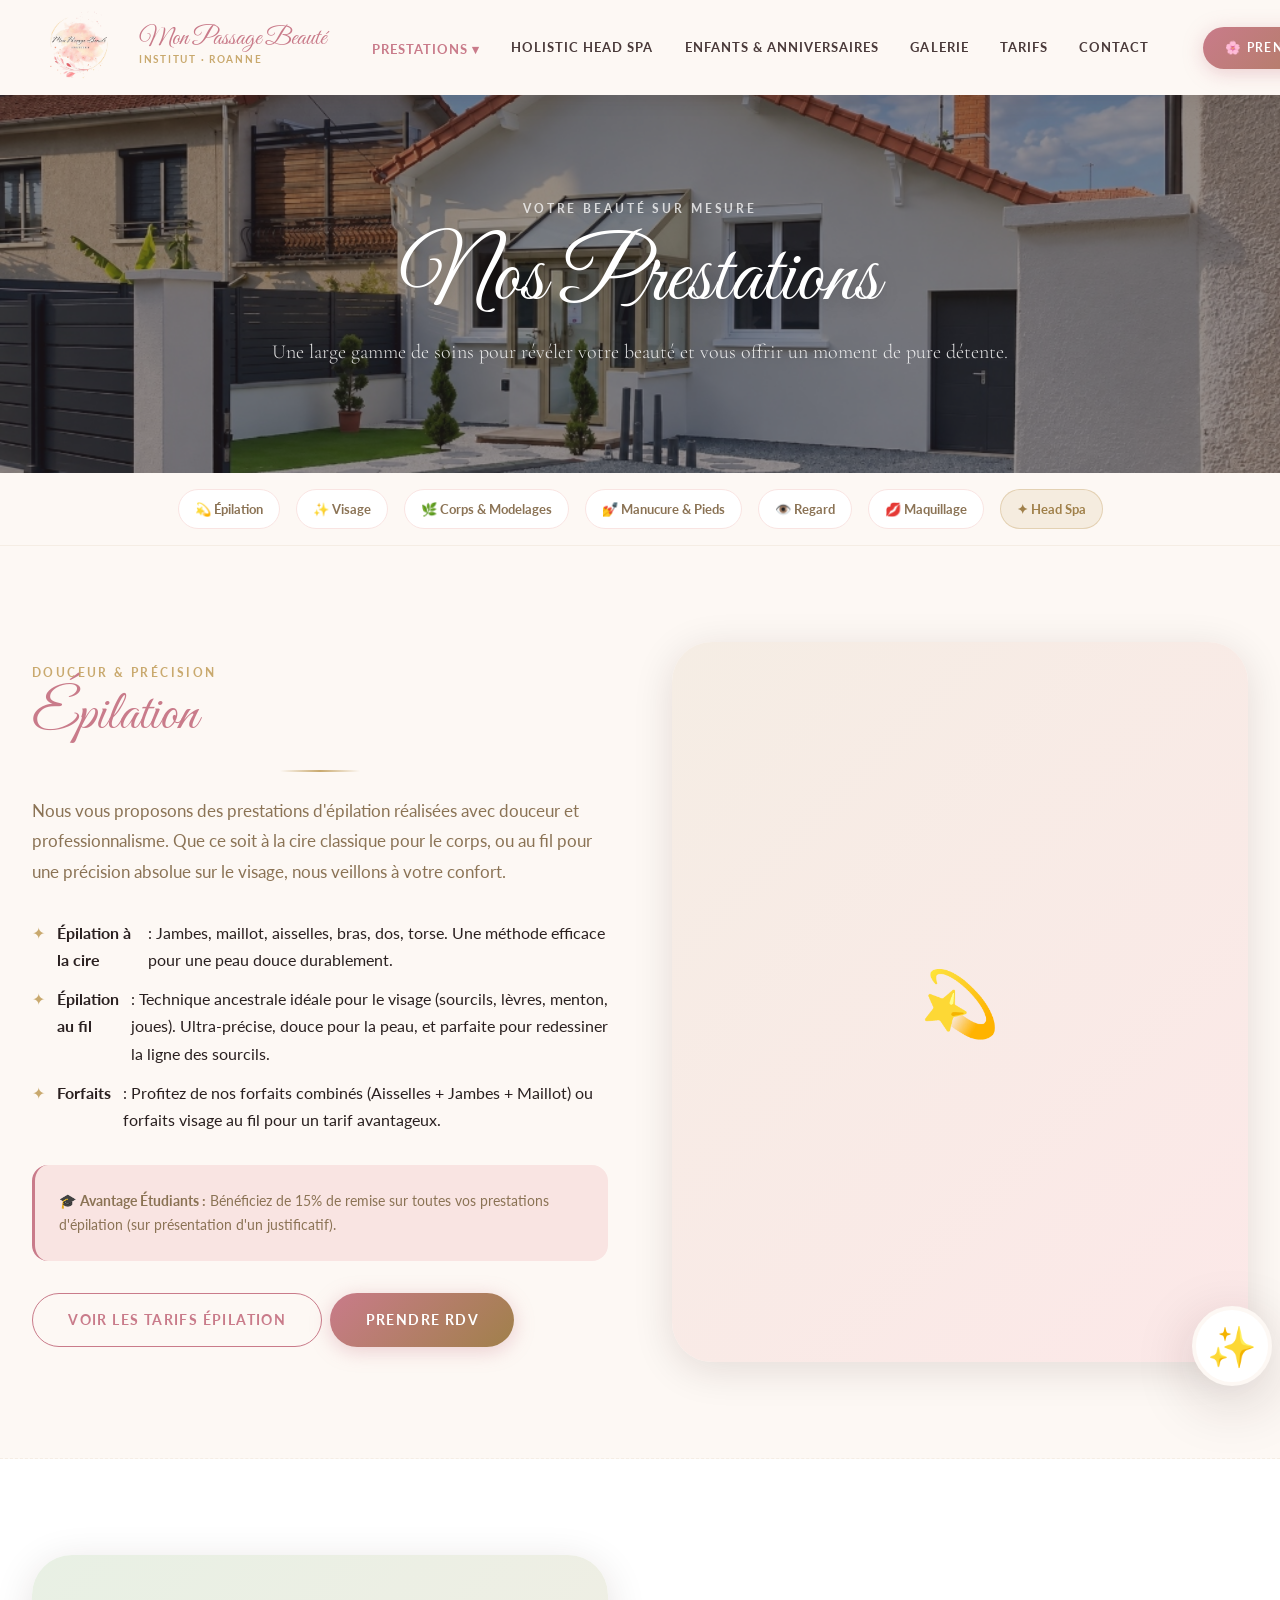
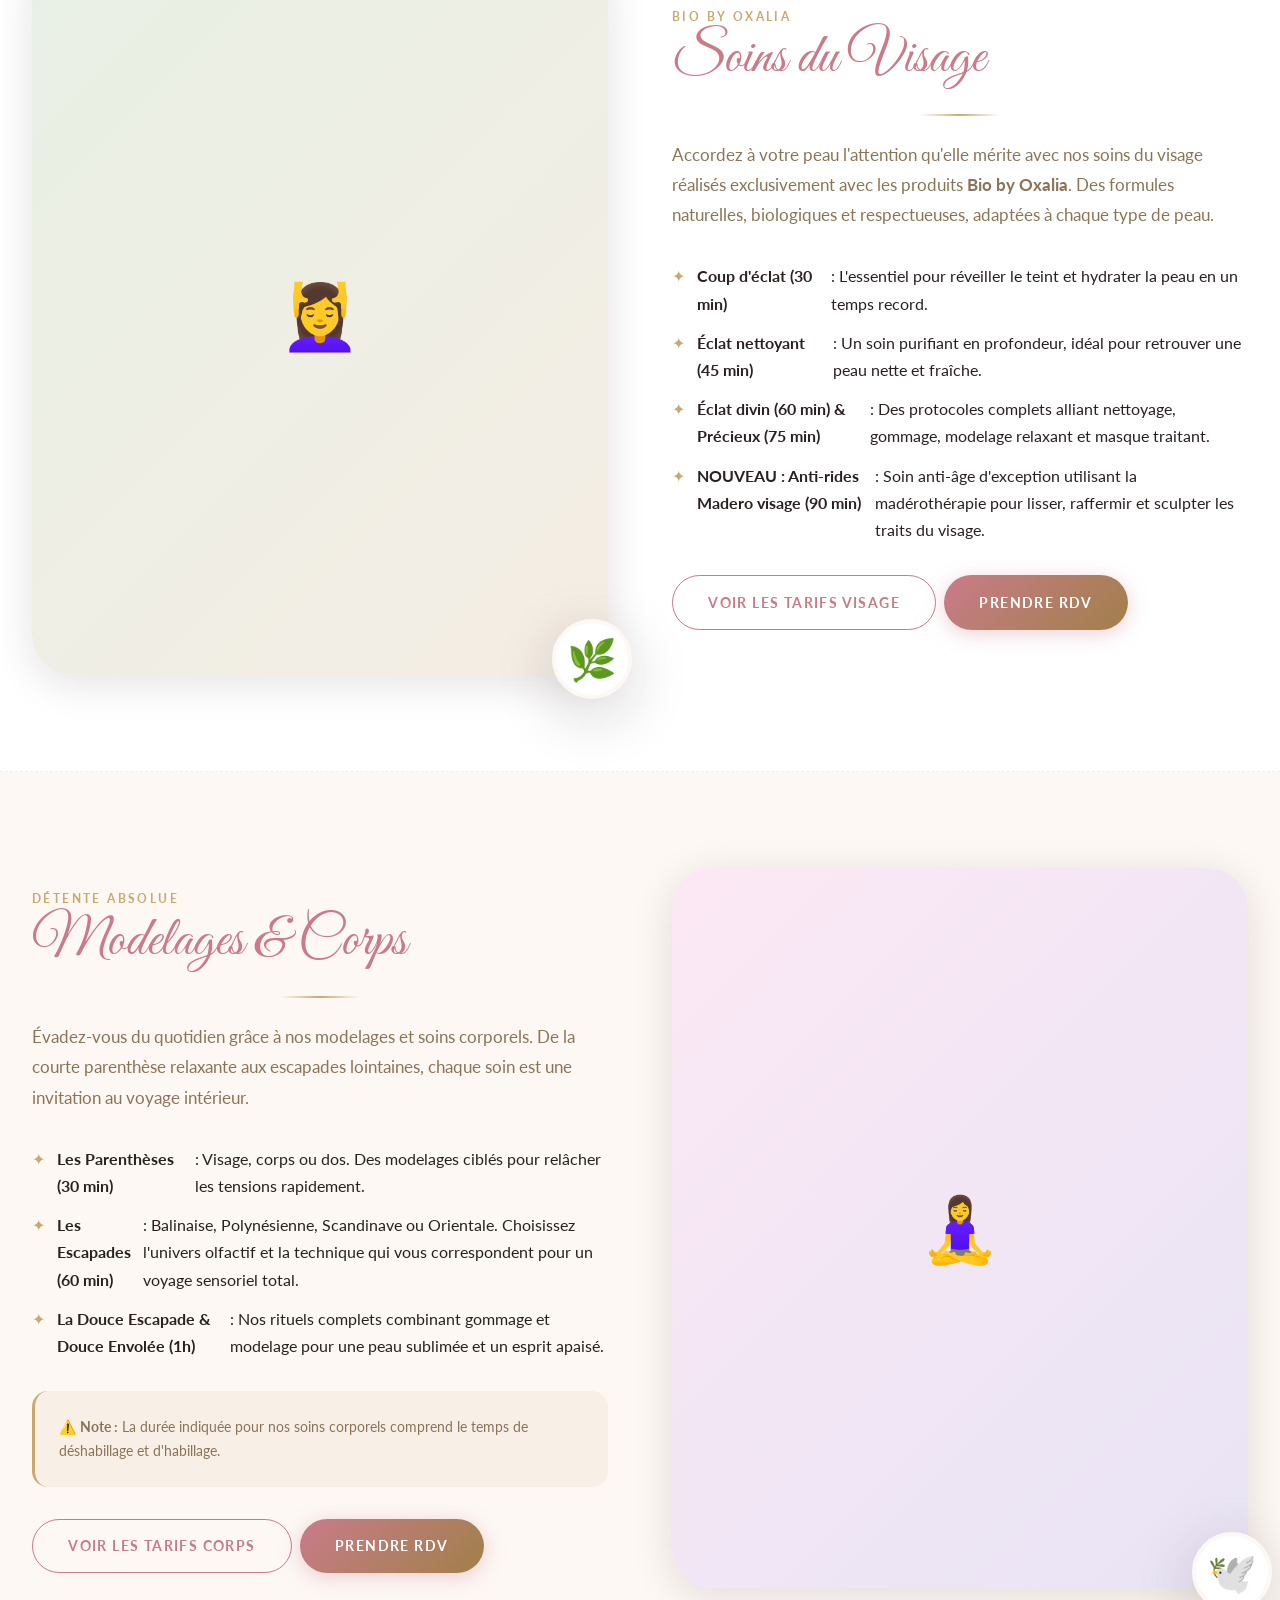
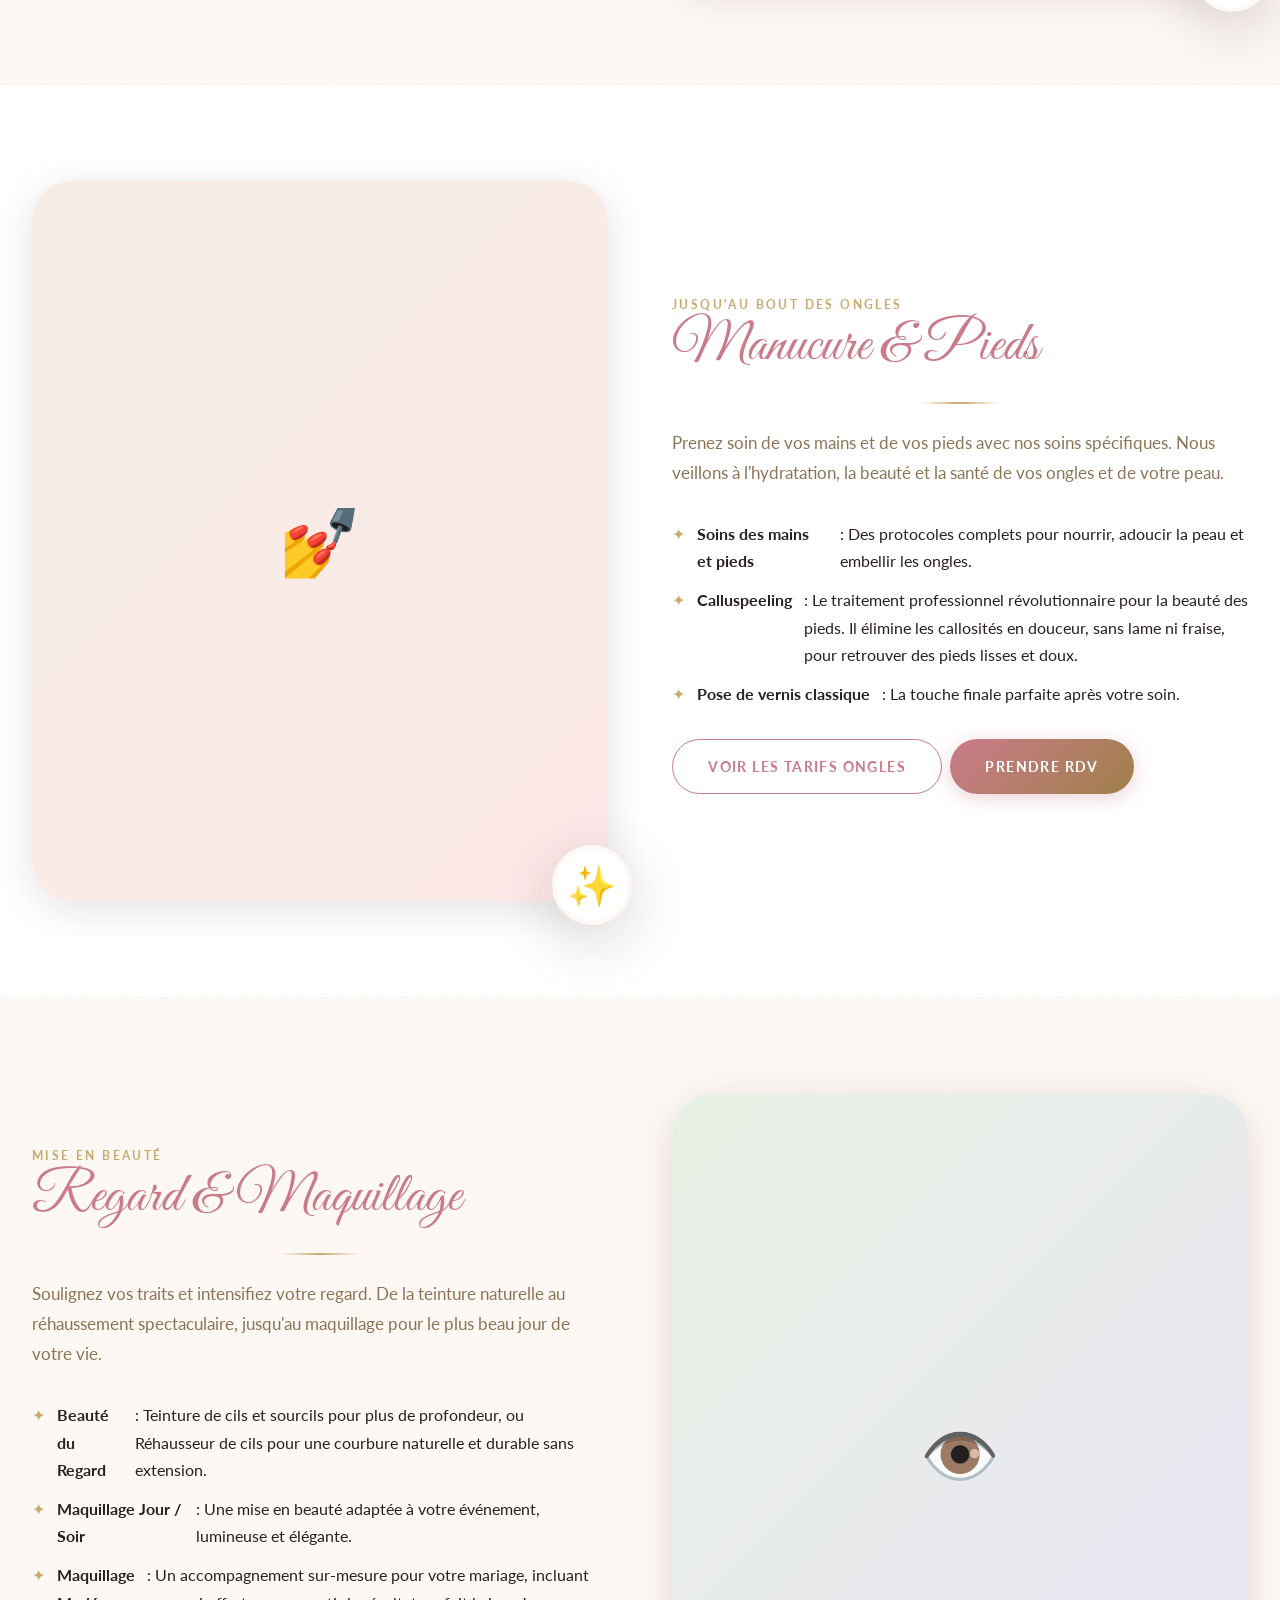
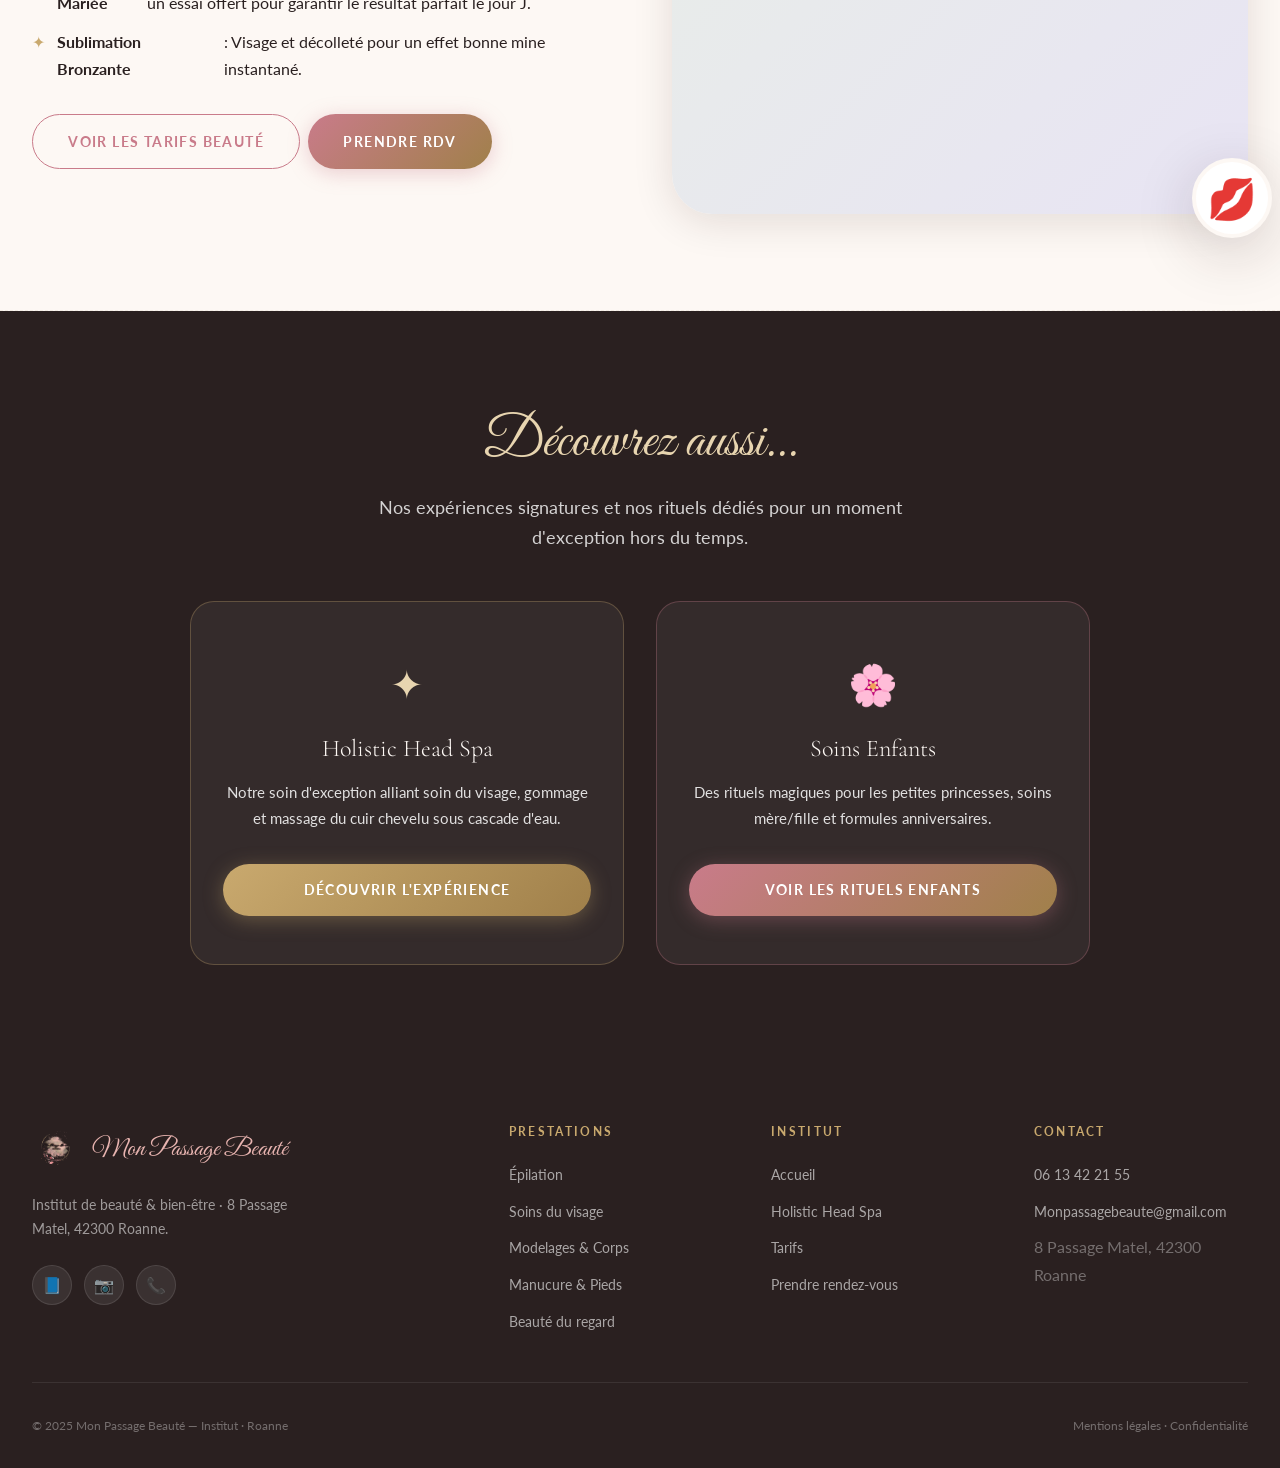
<file: prestations.html>
<!DOCTYPE html>
<html lang="fr">
<head>
  <meta charset="UTF-8">
  <meta name="viewport" content="width=device-width, initial-scale=1.0">
  <title>Prestations — Mon Passage Beauté · Institut de beauté à Roanne</title>
  <meta name="description" content="Découvrez toutes les prestations de l'institut Mon Passage Beauté à Roanne. Épilations, soins du visage bio, modelages relaxants, beauté des mains et des pieds, maquillage et beauté du regard.">
  <link rel="stylesheet" href="css/style.css">
  <link rel="preconnect" href="https://fonts.googleapis.com">
  <link rel="preconnect" href="https://fonts.gstatic.com" crossorigin>
  <style>
    /* Styling spécifique à la page prestations */
    .prestation-hub-nav {
      position: sticky;
      top: 80px; /* en dessous du header */
      background: rgba(253, 248, 244, 0.95);
      backdrop-filter: blur(10px);
      z-index: 90;
      padding: 1rem 0;
      border-bottom: 1px solid var(--cream-dark);
      overflow-x: auto;
      white-space: nowrap;
      scrollbar-width: none; /* Firefox */
    }
    .prestation-hub-nav::-webkit-scrollbar { display: none; }
    .hub-nav-list {
      display: flex;
      gap: 1rem;
      align-items: center;
      justify-content: center;
      padding: 0 1rem;
    }
    .hub-nav-link {
      font-size: 0.82rem;
      font-weight: 700;
      color: var(--taupe);
      padding: 0.5rem 1rem;
      border-radius: 20px;
      transition: var(--transition);
      background: var(--white);
      border: 1px solid var(--rose-light);
    }
    .hub-nav-link:hover, .hub-nav-link.active {
      background: var(--rose-deep);
      color: var(--white);
      border-color: var(--rose-deep);
    }

    .prestation-block {
      padding: 6rem 0;
      border-bottom: 1px dashed var(--cream-dark);
    }
    .prestation-block:nth-child(even) { background: var(--white); }
    .prestation-block:nth-child(odd) { background: var(--cream); }

    .block-grid {
      display: grid;
      grid-template-columns: 1fr 1fr;
      gap: 4rem;
      align-items: center;
    }

    .block-img-wrapper { position: relative; }
    .block-img {
      width: 100%;
      aspect-ratio: 4/5;
      object-fit: cover;
      border-radius: var(--radius-xl);
      box-shadow: var(--shadow-card);
    }
    .block-icon {
      position: absolute;
      bottom: -1.5rem; right: -1.5rem;
      width: 80px; height: 80px;
      background: var(--white);
      border-radius: 50%;
      display: flex; align-items: center; justify-content: center;
      font-size: 2.5rem;
      box-shadow: var(--shadow-hover);
      border: 4px solid var(--cream);
    }

    .block-content h2 { font-family: var(--font-script); font-size: 3.5rem; color: var(--rose-deep); margin-bottom: 1rem; line-height: 1.1; }
    .block-content p { color: var(--taupe); line-height: 1.8; margin-bottom: 2rem; font-size: 1.05rem; }

    .feature-list { display: flex; flex-direction: column; gap: 0.75rem; margin-bottom: 2rem; }
    .feature-item { display: flex; align-items: flex-start; gap: 0.75rem; }
    .feature-item::before { content: '✦'; color: var(--gold); }
    
    .prestation-note {
      background: var(--rose-light);
      padding: 1.5rem;
      border-radius: var(--radius-md);
      font-size: 0.875rem;
      color: var(--taupe);
      margin-bottom: 2rem;
      border-left: 3px solid var(--rose-deep);
    }

    @media (max-width: 768px) {
      .block-grid { grid-template-columns: 1fr; gap: 2.5rem; }
      .block-img-wrapper { order: -1; }
      .hub-nav-list { justify-content: flex-start; padding-bottom: 0.5rem; }
    }
  </style>
</head>
<body>

<!-- HEADER -->
<header class="header scrolled" id="header">
  <div class="header-inner">
    <a href="index.html" class="header-logo">
      <img src="assets/logo.png" alt="Logo Mon Passage Beauté" width="52" height="52">
      <div class="logo-text">
        <span class="logo-name">Mon Passage Beauté</span>
        <span class="logo-tagline">Institut · Roanne</span>
      </div>
    </a>
    <nav class="nav">
      <div class="nav-dropdown">
        <a href="prestations.html" class="nav-link active">Prestations ▾</a>
        <div class="nav-dropdown-menu">
          <a href="#epilation">💫 Épilation</a>
          <a href="#soins-visage">✨ Soins du visage</a>
          <a href="#modelages">🌿 Modelages & Corps</a>
          <a href="#manucure">💅 Manucure & Pieds</a>
          <a href="#maquillage">💋 Maquillage</a>
          <a href="#regard">👁️ Beauté du regard</a>
        </div>
      </div>
      <a href="head-spa.html" class="nav-link">Holistic Head Spa</a>
      <a href="enfants.html" class="nav-link">Enfants & Anniversaires</a>
      <a href="galerie.html" class="nav-link">Galerie</a>
      <a href="tarifs.html" class="nav-link">Tarifs</a>
      <a href="contact.html" class="nav-link">Contact</a>
    </nav>
    <div class="nav-cta-wrap">
      <a href="contact.html#rdv" class="btn btn-primary nav-cta" id="header-rdv-btn">🌸 Prendre rendez-vous</a>
    </div>
    <button class="hamburger" id="hamburger" aria-label="Menu">
      <span></span><span></span><span></span>
    </button>
  </div>
</header>

<div class="mobile-nav" id="mobile-nav">
  <a href="index.html">Accueil</a>
  <div class="mobile-nav-divider"></div>
  <a href="prestations.html">Prestations</a>
  <a href="head-spa.html">Holistic Head Spa</a>
  <a href="enfants.html">Enfants & Anniversaires</a>
  <a href="galerie.html">Galerie</a>
  <a href="tarifs.html">Tarifs</a>
  <div class="mobile-nav-divider"></div>
  <a href="contact.html">Contact</a>
  <a href="contact.html#rdv" class="btn btn-primary mt-3">🌸 Prendre rendez-vous</a>
</div>

<!-- PAGE HERO -->
<div class="page-hero">
  <div class="page-hero-bg" style="background-image: url('assets/facade.jpg'); background-position: center 30%;"></div>
  <div class="page-hero-content">
    <span class="page-hero-label">Votre beauté sur mesure</span>
    <h1 class="page-hero-title">Nos Prestations</h1>
    <p class="page-hero-subtitle">Une large gamme de soins pour révéler votre beauté et vous offrir un moment de pure détente.</p>
  </div>
</div>

<!-- HUB NAVIGATION (Sticky) -->
<nav class="prestation-hub-nav">
  <div class="hub-nav-list">
    <a href="#epilation" class="hub-nav-link">💫 Épilation</a>
    <a href="#soins-visage" class="hub-nav-link">✨ Visage</a>
    <a href="#modelages" class="hub-nav-link">🌿 Corps & Modelages</a>
    <a href="#manucure" class="hub-nav-link">💅 Manucure & Pieds</a>
    <a href="#regard" class="hub-nav-link">👁️ Regard</a>
    <a href="#maquillage" class="hub-nav-link">💋 Maquillage</a>
    <a href="head-spa.html" class="hub-nav-link" style="background: rgba(201,169,110,0.15); border-color: rgba(201,169,110,0.4); color: var(--gold-dark);">✦ Head Spa</a>
  </div>
</nav>

<!-- SECTION: ÉPILATION -->
<section class="prestation-block" id="epilation">
  <div class="container">
    <div class="block-grid">
      <div class="block-content reveal-left">
        <span class="section-label">Douceur & Précision</span>
        <h2>Épilation</h2>
        <div class="section-divider"></div>
        <p>Nous vous proposons des prestations d'épilation réalisées avec douceur et professionnalisme. Que ce soit à la cire classique pour le corps, ou au fil pour une précision absolue sur le visage, nous veillons à votre confort.</p>
        
        <div class="feature-list">
          <div class="feature-item"><strong>Épilation à la cire</strong> : Jambes, maillot, aisselles, bras, dos, torse. Une méthode efficace pour une peau douce durablement.</div>
          <div class="feature-item"><strong>Épilation au fil</strong> : Technique ancestrale idéale pour le visage (sourcils, lèvres, menton, joues). Ultra-précise, douce pour la peau, et parfaite pour redessiner la ligne des sourcils.</div>
          <div class="feature-item"><strong>Forfaits</strong> : Profitez de nos forfaits combinés (Aisselles + Jambes + Maillot) ou forfaits visage au fil pour un tarif avantageux.</div>
        </div>

        <div class="prestation-note">
          🎓 <strong>Avantage Étudiants :</strong> Bénéficiez de 15% de remise sur toutes vos prestations d'épilation (sur présentation d'un justificatif).
        </div>

        <div class="flex gap-1 flex-wrap">
          <a href="tarifs.html" class="btn btn-secondary">Voir les tarifs épilation</a>
          <a href="contact.html#rdv" class="btn btn-primary">Prendre RDV</a>
        </div>
      </div>
      <div class="block-img-wrapper reveal-right">
        <!-- Placeholder pour photo epilation -->
        <div class="block-img" style="background: linear-gradient(135deg, #f5ede4, #fce8e8); display: flex; align-items: center; justify-content: center; color: var(--rose); font-size: 4rem;">💫</div>
        <div class="block-icon">✨</div>
      </div>
    </div>
  </div>
</section>

<!-- SECTION: SOINS VISAGE -->
<section class="prestation-block" id="soins-visage">
  <div class="container">
    <div class="block-grid">
      <div class="block-img-wrapper reveal-left">
        <!-- Placeholder pour photo visage -->
        <div class="block-img" style="background: linear-gradient(135deg, #e8f0e4, #f5ede4); display: flex; align-items: center; justify-content: center; color: var(--gold); font-size: 4rem;">💆‍♀️</div>
        <div class="block-icon">🌿</div>
      </div>
      <div class="block-content reveal-right">
        <span class="section-label">Bio by Oxalia</span>
        <h2>Soins du Visage</h2>
        <div class="section-divider"></div>
        <p>Accordez à votre peau l'attention qu'elle mérite avec nos soins du visage réalisés exclusivement avec les produits <strong>Bio by Oxalia</strong>. Des formules naturelles, biologiques et respectueuses, adaptées à chaque type de peau.</p>
        
        <div class="feature-list">
          <div class="feature-item"><strong>Coup d'éclat (30 min)</strong> : L'essentiel pour réveiller le teint et hydrater la peau en un temps record.</div>
          <div class="feature-item"><strong>Éclat nettoyant (45 min)</strong> : Un soin purifiant en profondeur, idéal pour retrouver une peau nette et fraîche.</div>
          <div class="feature-item"><strong>Éclat divin (60 min) & Précieux (75 min)</strong> : Des protocoles complets alliant nettoyage, gommage, modelage relaxant et masque traitant.</div>
          <div class="feature-item"><strong>NOUVEAU : Anti-rides Madero visage (90 min)</strong> : Soin anti-âge d'exception utilisant la madérothérapie pour lisser, raffermir et sculpter les traits du visage.</div>
        </div>

        <div class="flex gap-1 flex-wrap">
          <a href="tarifs.html" class="btn btn-secondary">Voir les tarifs visage</a>
          <a href="contact.html#rdv" class="btn btn-primary">Prendre RDV</a>
        </div>
      </div>
    </div>
  </div>
</section>

<!-- SECTION: MODELAGES & CORPS -->
<section class="prestation-block" id="modelages">
  <div class="container">
    <div class="block-grid">
      <div class="block-content reveal-left">
        <span class="section-label">Détente absolue</span>
        <h2>Modelages & Corps</h2>
        <div class="section-divider"></div>
        <p>Évadez-vous du quotidien grâce à nos modelages et soins corporels. De la courte parenthèse relaxante aux escapades lointaines, chaque soin est une invitation au voyage intérieur.</p>
        
        <div class="feature-list">
          <div class="feature-item"><strong>Les Parenthèses (30 min)</strong> : Visage, corps ou dos. Des modelages ciblés pour relâcher les tensions rapidement.</div>
          <div class="feature-item"><strong>Les Escapades (60 min)</strong> : Balinaise, Polynésienne, Scandinave ou Orientale. Choisissez l'univers olfactif et la technique qui vous correspondent pour un voyage sensoriel total.</div>
          <div class="feature-item"><strong>La Douce Escapade & Douce Envolée (1h)</strong> : Nos rituels complets combinant gommage et modelage pour une peau sublimée et un esprit apaisé.</div>
        </div>

        <div class="prestation-note" style="background: rgba(201,169,110,0.1); border-color: var(--gold);">
          ⚠️ <strong>Note :</strong> La durée indiquée pour nos soins corporels comprend le temps de déshabillage et d'habillage.
        </div>

        <div class="flex gap-1 flex-wrap">
          <a href="tarifs.html" class="btn btn-secondary">Voir les tarifs corps</a>
          <a href="contact.html#rdv" class="btn btn-primary">Prendre RDV</a>
        </div>
      </div>
      <div class="block-img-wrapper reveal-right">
        <!-- Placeholder pour photo corps -->
        <div class="block-img" style="background: linear-gradient(135deg, #fce8f4, #e8e4f4); display: flex; align-items: center; justify-content: center; color: var(--rose-deep); font-size: 4rem;">🧘‍♀️</div>
        <div class="block-icon">🕊️</div>
      </div>
    </div>
  </div>
</section>

<!-- SECTION: MANUCURE -->
<section class="prestation-block" id="manucure">
  <div class="container">
    <div class="block-grid">
      <div class="block-img-wrapper reveal-left">
        <!-- Placeholder pour photo manucure -->
        <div class="block-img" style="background: linear-gradient(135deg, #f5ede4, #fce8e8); display: flex; align-items: center; justify-content: center; color: #d97706; font-size: 4rem;">💅</div>
        <div class="block-icon">✨</div>
      </div>
      <div class="block-content reveal-right">
        <span class="section-label">Jusqu'au bout des ongles</span>
        <h2>Manucure & Pieds</h2>
        <div class="section-divider"></div>
        <p>Prenez soin de vos mains et de vos pieds avec nos soins spécifiques. Nous veillons à l'hydratation, la beauté et la santé de vos ongles et de votre peau.</p>
        
        <div class="feature-list">
          <div class="feature-item"><strong>Soins des mains et pieds</strong> : Des protocoles complets pour nourrir, adoucir la peau et embellir les ongles.</div>
          <div class="feature-item"><strong>Calluspeeling</strong> : Le traitement professionnel révolutionnaire pour la beauté des pieds. Il élimine les callosités en douceur, sans lame ni fraise, pour retrouver des pieds lisses et doux.</div>
          <div class="feature-item"><strong>Pose de vernis classique</strong> : La touche finale parfaite après votre soin.</div>
        </div>

        <div class="flex gap-1 flex-wrap mt-4">
          <a href="tarifs.html" class="btn btn-secondary">Voir les tarifs ongles</a>
          <a href="contact.html#rdv" class="btn btn-primary">Prendre RDV</a>
        </div>
      </div>
    </div>
  </div>
</section>

<!-- SECTION: BEAUTÉ DU REGARD & MAQUILLAGE -->
<section class="prestation-block" id="regard">
  <div class="container">
    <div class="block-grid">
      <div class="block-content reveal-left">
        <span class="section-label">Mise en beauté</span>
        <h2>Regard & Maquillage</h2>
        <div class="section-divider"></div>
        <p>Soulignez vos traits et intensifiez votre regard. De la teinture naturelle au réhaussement spectaculaire, jusqu'au maquillage pour le plus beau jour de votre vie.</p>
        
        <div class="feature-list" id="maquillage">
          <div class="feature-item"><strong>Beauté du Regard</strong> : Teinture de cils et sourcils pour plus de profondeur, ou Réhausseur de cils pour une courbure naturelle et durable sans extension.</div>
          <div class="feature-item"><strong>Maquillage Jour / Soir</strong> : Une mise en beauté adaptée à votre événement, lumineuse et élégante.</div>
          <div class="feature-item"><strong>Maquillage Mariée</strong> : Un accompagnement sur-mesure pour votre mariage, incluant un essai offert pour garantir le résultat parfait le jour J.</div>
          <div class="feature-item"><strong>Sublimation Bronzante</strong> : Visage et décolleté pour un effet bonne mine instantané.</div>
        </div>

        <div class="flex gap-1 flex-wrap mt-4">
          <a href="tarifs.html" class="btn btn-secondary">Voir les tarifs beauté</a>
          <a href="contact.html#rdv" class="btn btn-primary">Prendre RDV</a>
        </div>
      </div>
      <div class="block-img-wrapper reveal-right">
        <!-- Placeholder pour photo regard -->
        <div class="block-img" style="background: linear-gradient(135deg, #e8f0e4, #e8e4f4); display: flex; align-items: center; justify-content: center; color: var(--taupe); font-size: 4rem;">👁️</div>
        <div class="block-icon">💋</div>
      </div>
    </div>
  </div>
</section>

<!-- CALL TO ACTION (Expériences Spéciales) -->
<section class="section" style="background: var(--dark); color: var(--white); text-align: center;">
  <div class="container">
    <h2 style="font-family: var(--font-script); font-size: 3.5rem; color: var(--gold-light); margin-bottom: 1rem;">Découvrez aussi...</h2>
    <p style="font-size: 1.1rem; color: rgba(255,255,255,0.8); max-width: 600px; margin: 0 auto 3rem;">
      Nos expériences signatures et nos rituels dédiés pour un moment d'exception hors du temps.
    </p>
    
    <div style="display: grid; grid-template-columns: repeat(auto-fit, minmax(280px, 1fr)); gap: 2rem; max-width: 900px; margin: 0 auto;">
      <div style="background: rgba(255,255,255,0.05); border: 1px solid rgba(201,169,110,0.3); border-radius: var(--radius-lg); padding: 3rem 2rem;">
        <div style="font-size: 2.5rem; margin-bottom: 1rem; color: var(--gold-light);">✦</div>
        <h3 style="font-family: var(--font-serif); font-size: 1.5rem; margin-bottom: 1rem; color: var(--cream);">Holistic Head Spa</h3>
        <p style="font-size: 0.95rem; color: rgba(255,255,255,0.85); margin-bottom: 2rem;">Notre soin d'exception alliant soin du visage, gommage et massage du cuir chevelu sous cascade d'eau.</p>
        <a href="head-spa.html" class="btn btn-gold" style="width:100%; justify-content:center;">Découvrir l'expérience</a>
      </div>
      
      <div style="background: rgba(255,255,255,0.05); border: 1px solid rgba(201,123,138,0.3); border-radius: var(--radius-lg); padding: 3rem 2rem;">
        <div style="font-size: 2.5rem; margin-bottom: 1rem;">🌸</div>
        <h3 style="font-family: var(--font-serif); font-size: 1.5rem; margin-bottom: 1rem; color: var(--cream);">Soins Enfants</h3>
        <p style="font-size: 0.95rem; color: rgba(255,255,255,0.85); margin-bottom: 2rem;">Des rituels magiques pour les petites princesses, soins mère/fille et formules anniversaires.</p>
        <a href="enfants.html" class="btn btn-primary" style="width:100%; justify-content:center;">Voir les rituels enfants</a>
      </div>
    </div>
  </div>
</section>


<!-- FOOTER -->
<footer class="footer">
  <div class="container">
    <div class="footer-grid">
      <div class="footer-brand">
        <div class="footer-logo">
          <img src="assets/logo.png" alt="Logo Mon Passage Beauté" width="48" height="48">
          <span class="footer-brand-name">Mon Passage Beauté</span>
        </div>
        <p class="footer-brand-desc">Institut de beauté & bien-être · 8 Passage Matel, 42300 Roanne.</p>
        <div class="footer-socials">
          <a href="https://www.facebook.com/monpassagebeaute" target="_blank" rel="noopener" class="footer-social">📘</a>
          <a href="https://www.instagram.com/monpassagebeaute" target="_blank" rel="noopener" class="footer-social">📷</a>
          <a href="tel:0613422155" class="footer-social">📞</a>
        </div>
      </div>
      <div class="footer-col">
        <h4>Prestations</h4>
        <ul class="footer-links">
          <li><a href="#epilation">Épilation</a></li>
          <li><a href="#soins-visage">Soins du visage</a></li>
          <li><a href="#modelages">Modelages & Corps</a></li>
          <li><a href="#manucure">Manucure & Pieds</a></li>
          <li><a href="#regard">Beauté du regard</a></li>
        </ul>
      </div>
      <div class="footer-col">
        <h4>Institut</h4>
        <ul class="footer-links">
          <li><a href="index.html">Accueil</a></li>
          <li><a href="head-spa.html">Holistic Head Spa</a></li>
          <li><a href="tarifs.html">Tarifs</a></li>
          <li><a href="contact.html#rdv">Prendre rendez-vous</a></li>
        </ul>
      </div>
      <div class="footer-col">
        <h4>Contact</h4>
        <ul class="footer-links">
          <li><a href="tel:0613422155">06 13 42 21 55</a></li>
          <li><a href="mailto:Monpassagebeaute@gmail.com">Monpassagebeaute@gmail.com</a></li>
          <li><span style="color: rgba(255,255,255,0.35);">8 Passage Matel, 42300 Roanne</span></li>
        </ul>
      </div>
    </div>
    <div class="footer-bottom">
      <p>© 2025 Mon Passage Beauté — Institut · Roanne</p>
      <p><a href="#" style="color: rgba(255,255,255,0.35);">Mentions légales</a> · <a href="#" style="color: rgba(255,255,255,0.35);">Confidentialité</a></p>
    </div>
  </div>
</footer>

<button class="scroll-top" id="scroll-top">↑</button>
<div class="floating-cta">
  <a href="contact.html#rdv" class="btn btn-primary">🌸 Réserver</a>
</div>

<script src="js/main.js?v=2"></script>
<script>
  // Simple scroll spy for local nav
  document.addEventListener('DOMContentLoaded', () => {
    const sections = document.querySelectorAll('.prestation-block');
    const navLinks = document.querySelectorAll('.hub-nav-link');
    const navContainer = document.querySelector('.prestation-hub-nav');
    
    window.addEventListener('scroll', () => {
      let current = '';
      sections.forEach(section => {
        const sectionTop = section.offsetTop;
        const sectionHeight = section.clientHeight;
        if (pageYOffset >= (sectionTop - 150)) {
          current = section.getAttribute('id');
        }
      });

      navLinks.forEach(link => {
        link.classList.remove('active');
        if (link.getAttribute('href') === `#${current}`) {
          link.classList.add('active');
          // Scroll the nav horizontally without interrupting window vertical scroll
          if (navContainer) {
            const linkRect = link.getBoundingClientRect();
            const containerRect = navContainer.getBoundingClientRect();
            const offset = linkRect.left - containerRect.left - (containerRect.width / 2) + (linkRect.width / 2);
            navContainer.scrollBy({ left: offset, behavior: 'smooth' });
          }
        }
      });
    }, { passive: true });
  });
</script>
</body>
</html>
</file>
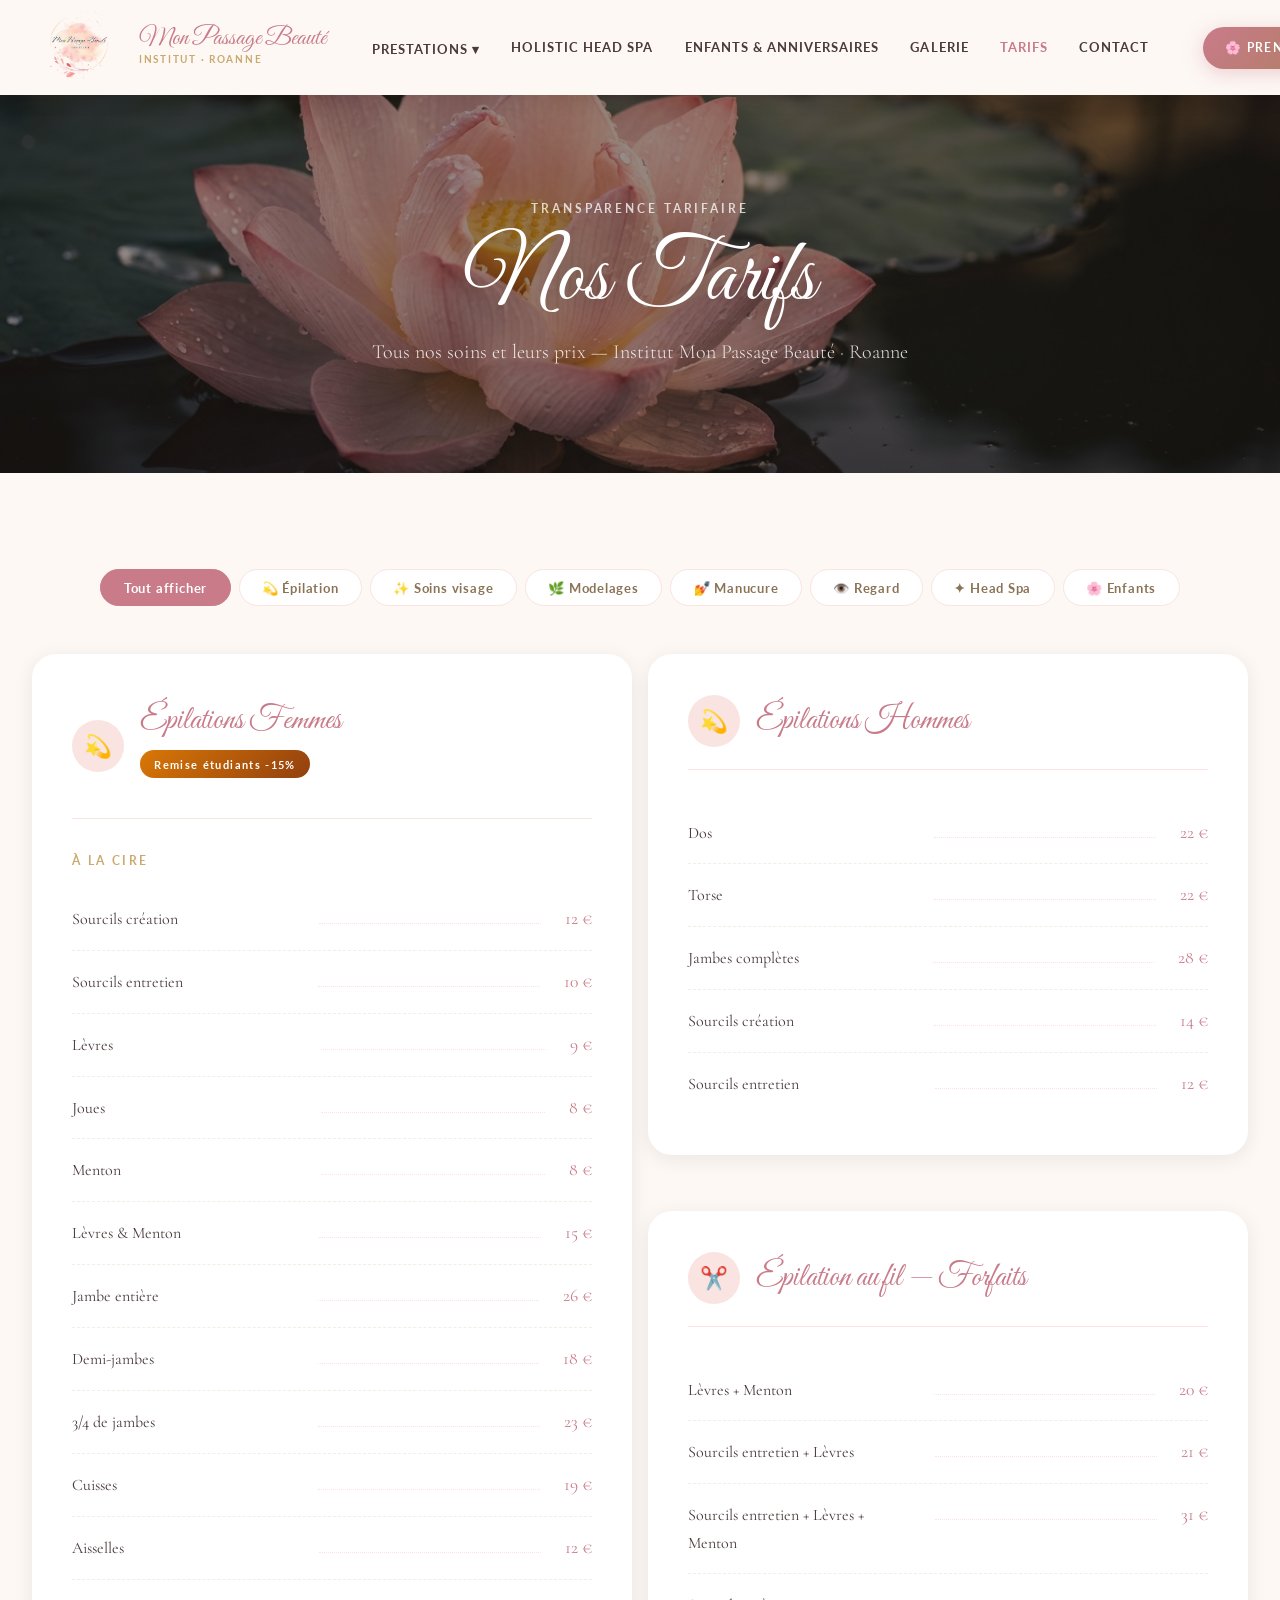
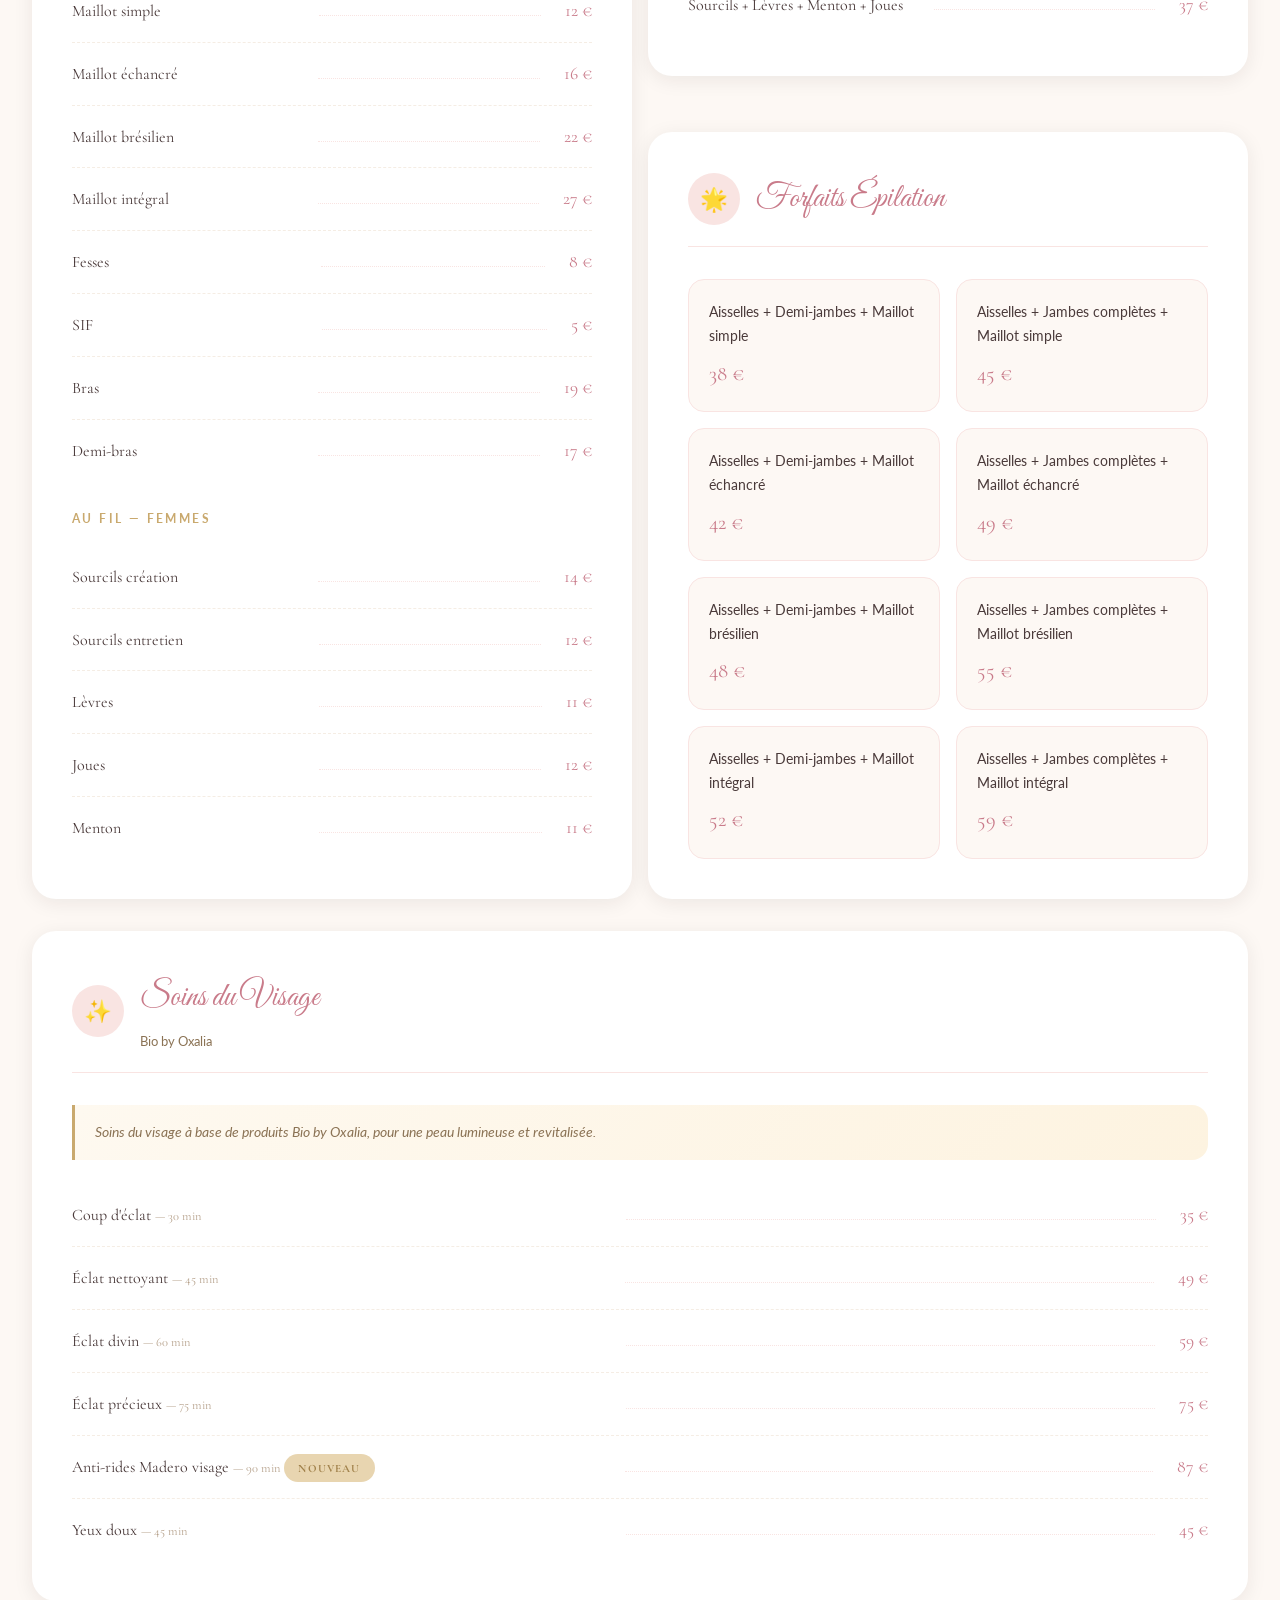
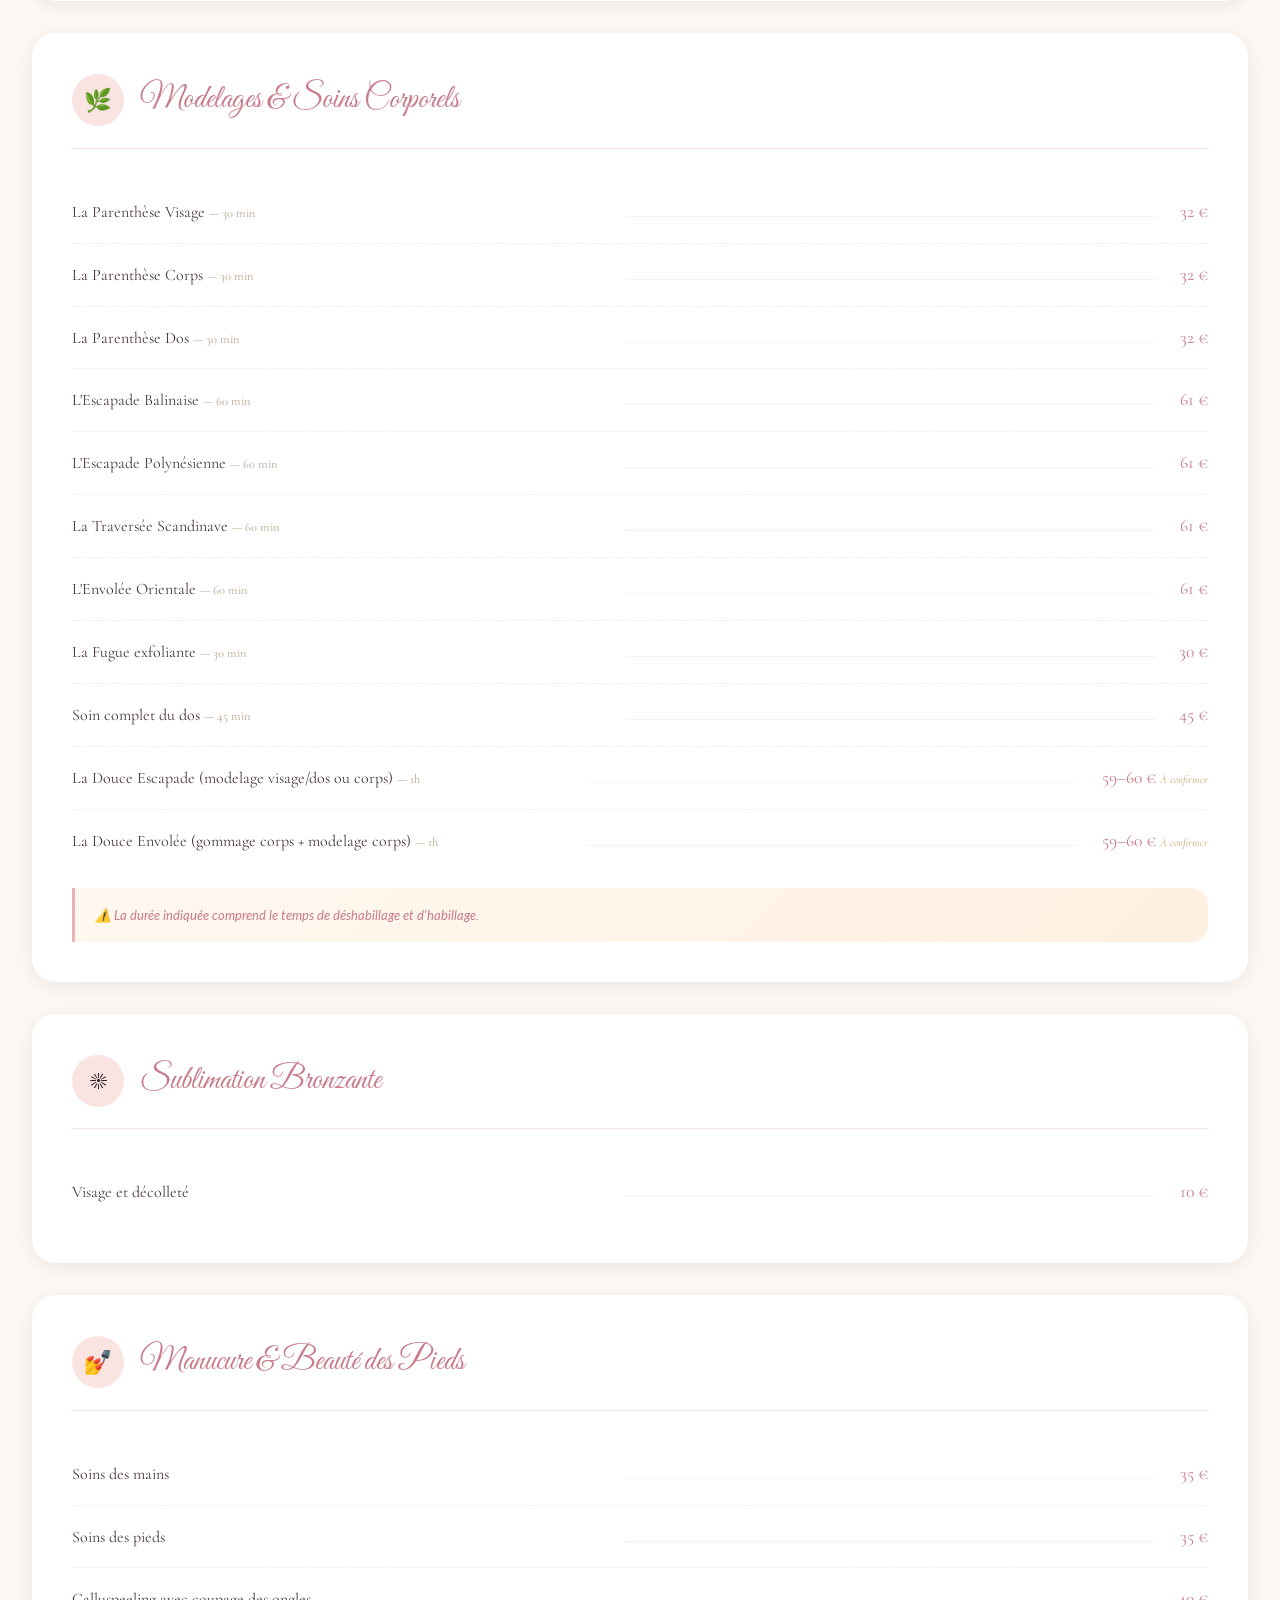
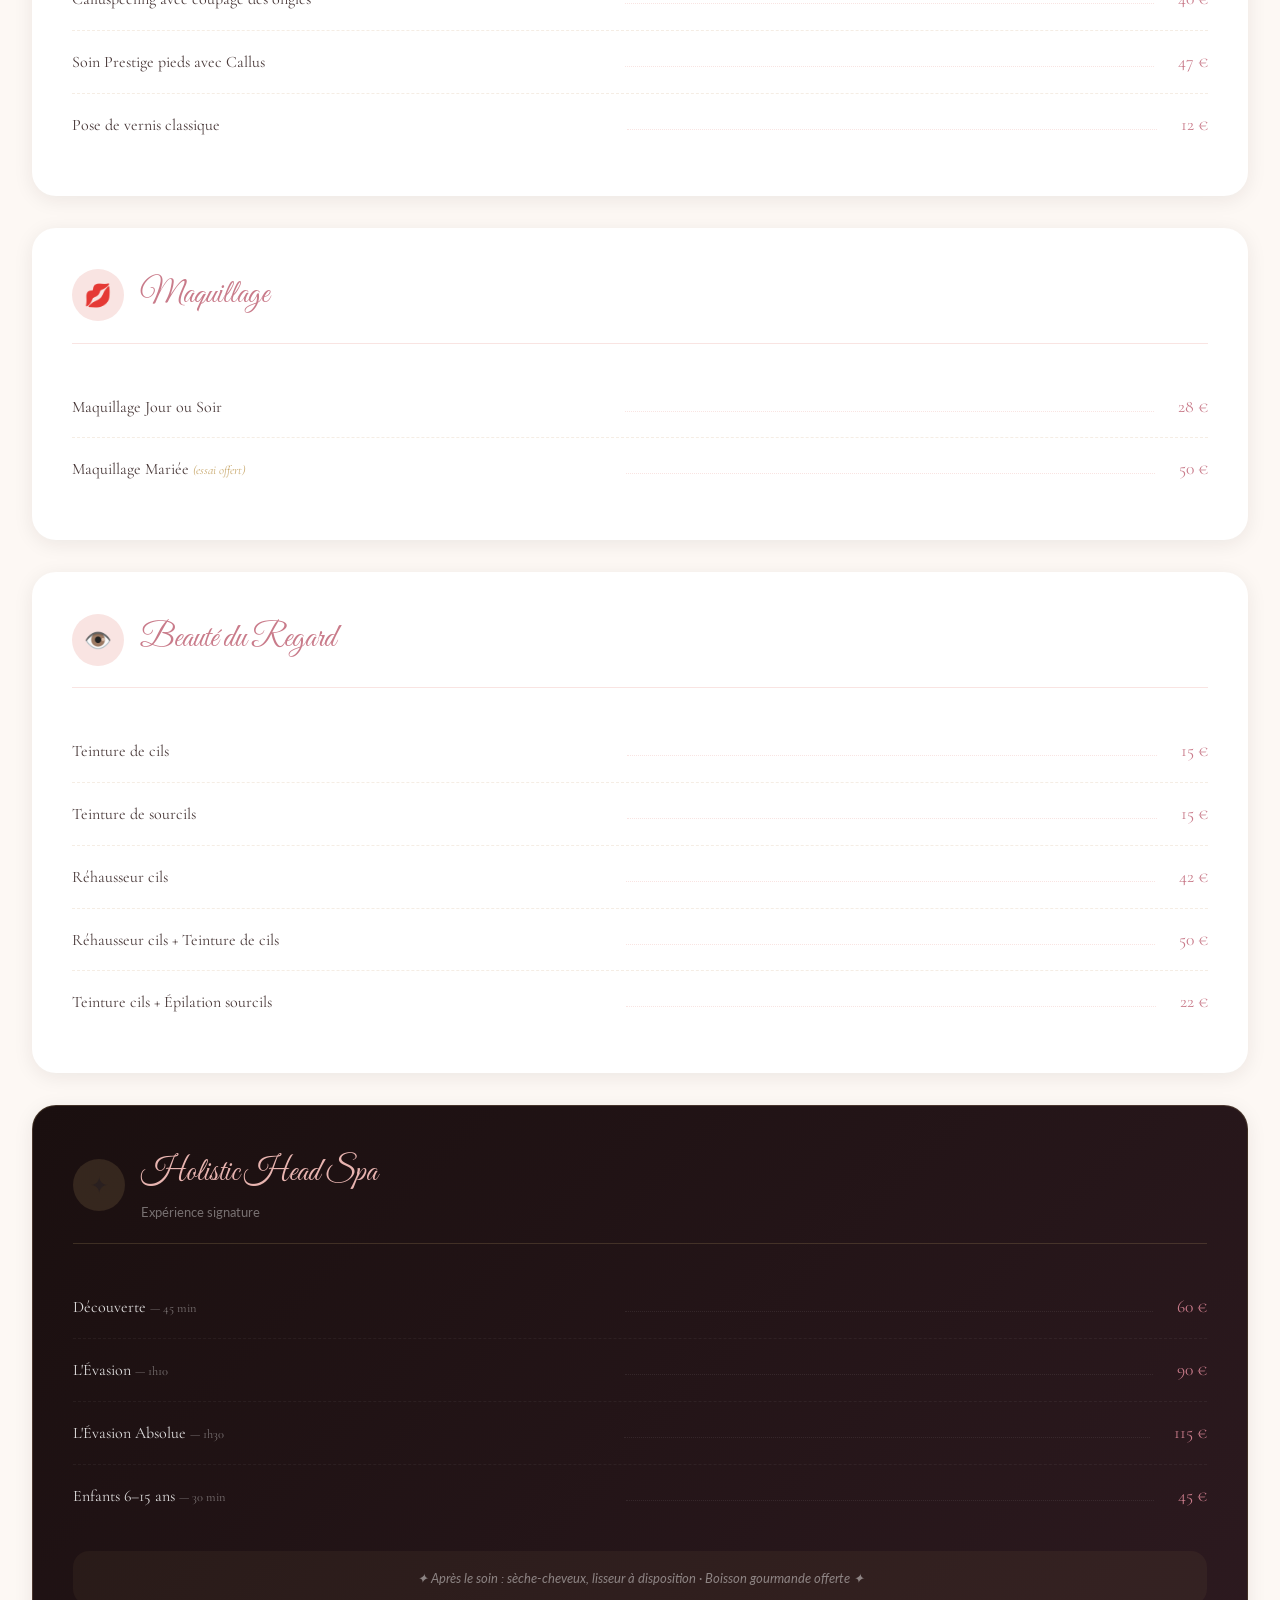
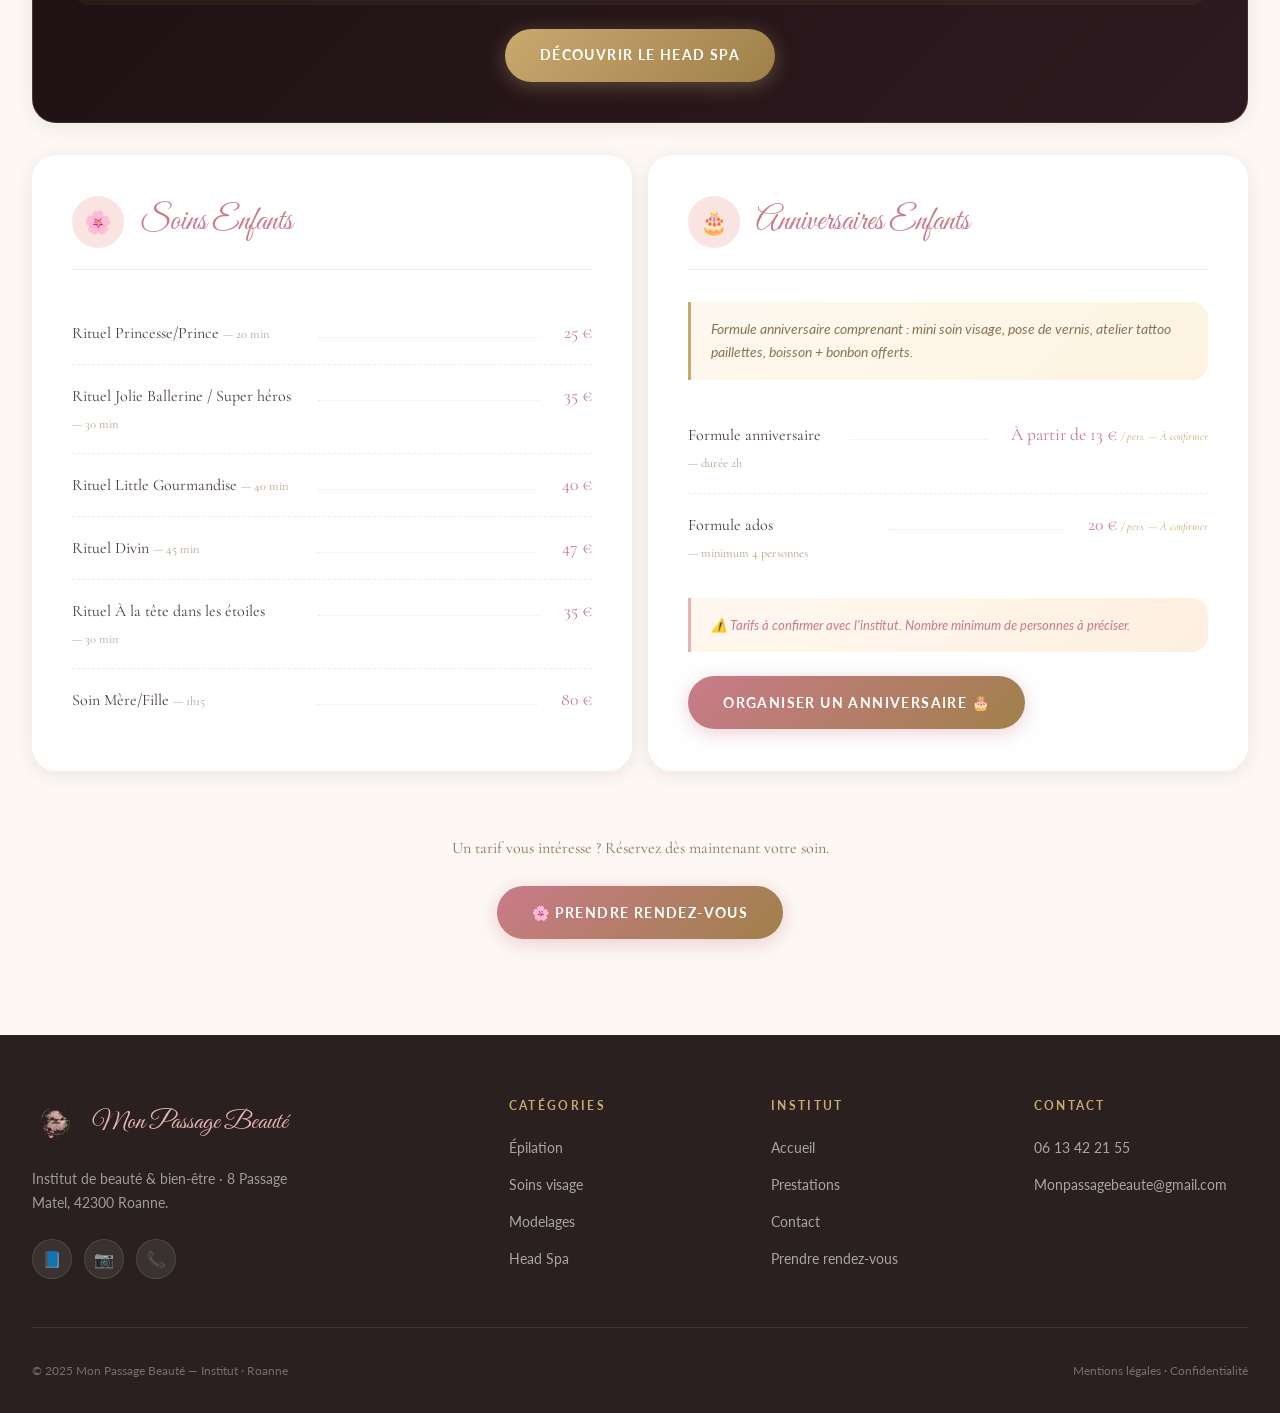
<file: tarifs.html>
<!DOCTYPE html>
<html lang="fr">
<head>
  <meta charset="UTF-8">
  <meta name="viewport" content="width=device-width, initial-scale=1.0">
  <title>Tarifs — Mon Passage Beauté · Institut de beauté Roanne</title>
  <meta name="description" content="Tous les tarifs de Mon Passage Beauté à Roanne : épilations, soins du visage Bio by Oxalia, modelages, manucure, maquillage, beauté du regard et Holistic Head Spa.">
  <link rel="stylesheet" href="css/style.css">
  <link rel="preconnect" href="https://fonts.googleapis.com">
  <link rel="preconnect" href="https://fonts.gstatic.com" crossorigin>
  <style>
    .tarifs-filter {
      display: flex;
      gap: 0.5rem;
      flex-wrap: wrap;
      justify-content: center;
      margin-bottom: 3rem;
    }
    .tarif-tab-btn {
      padding: 0.6rem 1.4rem;
      border-radius: var(--radius-xl);
      font-size: 0.82rem;
      font-weight: 700;
      letter-spacing: 0.06em;
      color: var(--taupe);
      background: var(--white);
      border: 1.5px solid var(--rose-light);
      transition: var(--transition);
      cursor: pointer;
      font-family: var(--font-sans);
    }
    .tarif-tab-btn:hover  { border-color: var(--rose-deep); color: var(--rose-deep); }
    .tarif-tab-btn.active { background: var(--rose-deep); color: var(--white); border-color: var(--rose-deep); }

    .tarif-section { display: none; }
    .tarif-section.active { display: block; }

    .tarif-two-col {
      display: grid;
      grid-template-columns: 1fr 1fr;
      gap: 1rem;
    }

    .tarif-note {
      background: linear-gradient(135deg, #fef9f0, #fdf3e0);
      border-left: 3px solid var(--gold);
      border-radius: 0 var(--radius-md) var(--radius-md) 0;
      padding: 1rem 1.25rem;
      font-size: 0.85rem;
      color: var(--taupe);
      margin-bottom: 1.5rem;
      font-style: italic;
    }

    .tarif-confirm {
      background: linear-gradient(135deg, #fff8f0, #fef0e0);
      border-left: 3px solid var(--rose);
      border-radius: 0 var(--radius-md) var(--radius-md) 0;
      padding: 1rem 1.25rem;
      font-size: 0.82rem;
      color: var(--rose-deep);
      margin-top: 1rem;
      font-style: italic;
    }

    .forfait-grid {
      display: grid;
      grid-template-columns: repeat(2, 1fr);
      gap: 1rem;
    }

    .forfait-card {
      background: var(--cream);
      border-radius: var(--radius-md);
      padding: 1.25rem;
      border: 1.5px solid var(--rose-light);
      transition: var(--transition);
    }

    .forfait-card:hover { border-color: var(--rose-deep); background: var(--rose-light); }

    .forfait-card-title { font-size: 0.875rem; color: var(--dark-soft); margin-bottom: 0.5rem; }
    .forfait-card-price { font-family: var(--font-serif); font-size: 1.3rem; color: var(--rose-deep); }

    .promo-badge {
      display: inline-block;
      background: linear-gradient(135deg, #d97706, #92400e);
      color: white;
      font-size: 0.7rem;
      font-weight: 700;
      letter-spacing: 0.12em;
      padding: 0.3rem 0.9rem;
      border-radius: 20px;
      margin-bottom: 1.25rem;
    }

    @media (max-width: 768px) {
      .tarif-two-col { grid-template-columns: 1fr; }
      .forfait-grid  { grid-template-columns: 1fr; }
    }
  </style>
</head>
<body>

<!-- HEADER -->
<header class="header scrolled" id="header">
  <div class="header-inner">
    <a href="index.html" class="header-logo">
      <img src="assets/logo.png" alt="Logo Mon Passage Beauté" width="52" height="52">
      <div class="logo-text">
        <span class="logo-name">Mon Passage Beauté</span>
        <span class="logo-tagline">Institut · Roanne</span>
      </div>
    </a>
    <nav class="nav">
      <div class="nav-dropdown">
        <a href="prestations.html" class="nav-link">Prestations ▾</a>
        <div class="nav-dropdown-menu">
          <a href="prestations.html#epilation">💫 Épilation</a>
          <a href="prestations.html#soins-visage">✨ Soins du visage</a>
          <a href="prestations.html#modelages">🌿 Modelages & Corps</a>
          <a href="prestations.html#manucure">💅 Manucure & Pieds</a>
          <a href="prestations.html#maquillage">💋 Maquillage</a>
          <a href="prestations.html#regard">👁️ Beauté du regard</a>
        </div>
      </div>
      <a href="head-spa.html" class="nav-link">Holistic Head Spa</a>
      <a href="enfants.html" class="nav-link">Enfants & Anniversaires</a>
      <a href="galerie.html" class="nav-link">Galerie</a>
      <a href="tarifs.html" class="nav-link active">Tarifs</a>
      <a href="contact.html" class="nav-link">Contact</a>
    </nav>
    <div class="nav-cta-wrap">
      <a href="contact.html#rdv" class="btn btn-primary nav-cta" id="header-rdv-btn">🌸 Prendre rendez-vous</a>
    </div>
    <button class="hamburger" id="hamburger" aria-label="Menu">
      <span></span><span></span><span></span>
    </button>
  </div>
</header>

<div class="mobile-nav" id="mobile-nav">
  <a href="index.html">Accueil</a>
  <div class="mobile-nav-divider"></div>
  <a href="prestations.html">Prestations</a>
  <a href="head-spa.html">Holistic Head Spa</a>
  <a href="enfants.html">Enfants & Anniversaires</a>
  <a href="galerie.html">Galerie</a>
  <a href="tarifs.html">Tarifs</a>
  <div class="mobile-nav-divider"></div>
  <a href="contact.html">Contact</a>
  <a href="contact.html#rdv" class="btn btn-primary mt-3">🌸 Prendre rendez-vous</a>
</div>

<!-- PAGE HERO -->
<div class="page-hero" id="tarifs-hero">
  <div class="page-hero-bg" style="background-image: url('assets/tarifs-banner.jpg'); background-position: center 50%;"></div>
  <div class="page-hero-content">
    <span class="page-hero-label">Transparence tarifaire</span>
    <h1 class="page-hero-title">Nos Tarifs</h1>
    <p class="page-hero-subtitle">Tous nos soins et leurs prix — Institut Mon Passage Beauté · Roanne</p>
  </div>
</div>

<!-- TARIFS SECTION -->
<section class="section" style="background: var(--cream);">
  <div class="container">

    <!-- Filtres -->
    <div class="tarifs-filter reveal">
      <button class="tarif-tab-btn active" data-category="all" id="tab-all">Tout afficher</button>
      <button class="tarif-tab-btn" data-category="epilation" id="tab-epilation">💫 Épilation</button>
      <button class="tarif-tab-btn" data-category="visage" id="tab-visage">✨ Soins visage</button>
      <button class="tarif-tab-btn" data-category="modelages" id="tab-modelages">🌿 Modelages</button>
      <button class="tarif-tab-btn" data-category="manucure" id="tab-manucure">💅 Manucure</button>
      <button class="tarif-tab-btn" data-category="regard" id="tab-regard">👁️ Regard</button>
      <button class="tarif-tab-btn" data-category="headspa" id="tab-headspa">✦ Head Spa</button>
      <button class="tarif-tab-btn" data-category="enfants" id="tab-enfants">🌸 Enfants</button>
    </div>

    <!-- ────────────────────────────────────────
         ÉPILATION
    ──────────────────────────────────────── -->
    <div class="tarif-section active" data-category="epilation" id="cat-epil">
      <div class="tarif-two-col">

        <!-- Femmes -->
        <div class="tarif-category reveal">
          <div class="tarif-category-header">
            <div class="tarif-category-icon">💫</div>
            <div>
              <div class="tarif-category-name">Épilations Femmes</div>
              <div class="promo-badge">Remise étudiants -15%</div>
            </div>
          </div>
          <p class="section-label" style="margin-bottom: 1rem;">À la cire</p>
          <div class="prestation-list">
            <div class="prestation-item"><span class="prestation-name">Sourcils création</span><div class="prestation-dots"></div><span class="prestation-price">12 €</span></div>
            <div class="prestation-item"><span class="prestation-name">Sourcils entretien</span><div class="prestation-dots"></div><span class="prestation-price">10 €</span></div>
            <div class="prestation-item"><span class="prestation-name">Lèvres</span><div class="prestation-dots"></div><span class="prestation-price">9 €</span></div>
            <div class="prestation-item"><span class="prestation-name">Joues</span><div class="prestation-dots"></div><span class="prestation-price">8 €</span></div>
            <div class="prestation-item"><span class="prestation-name">Menton</span><div class="prestation-dots"></div><span class="prestation-price">8 €</span></div>
            <div class="prestation-item"><span class="prestation-name">Lèvres & Menton</span><div class="prestation-dots"></div><span class="prestation-price">15 €</span></div>
            <div class="prestation-item"><span class="prestation-name">Jambe entière</span><div class="prestation-dots"></div><span class="prestation-price">26 €</span></div>
            <div class="prestation-item"><span class="prestation-name">Demi-jambes</span><div class="prestation-dots"></div><span class="prestation-price">18 €</span></div>
            <div class="prestation-item"><span class="prestation-name">3/4 de jambes</span><div class="prestation-dots"></div><span class="prestation-price">23 €</span></div>
            <div class="prestation-item"><span class="prestation-name">Cuisses</span><div class="prestation-dots"></div><span class="prestation-price">19 €</span></div>
            <div class="prestation-item"><span class="prestation-name">Aisselles</span><div class="prestation-dots"></div><span class="prestation-price">12 €</span></div>
            <div class="prestation-item"><span class="prestation-name">Maillot simple</span><div class="prestation-dots"></div><span class="prestation-price">12 €</span></div>
            <div class="prestation-item"><span class="prestation-name">Maillot échancré</span><div class="prestation-dots"></div><span class="prestation-price">16 €</span></div>
            <div class="prestation-item"><span class="prestation-name">Maillot brésilien</span><div class="prestation-dots"></div><span class="prestation-price">22 €</span></div>
            <div class="prestation-item"><span class="prestation-name">Maillot intégral</span><div class="prestation-dots"></div><span class="prestation-price">27 €</span></div>
            <div class="prestation-item"><span class="prestation-name">Fesses</span><div class="prestation-dots"></div><span class="prestation-price">8 €</span></div>
            <div class="prestation-item"><span class="prestation-name">SIF</span><div class="prestation-dots"></div><span class="prestation-price">5 €</span></div>
            <div class="prestation-item"><span class="prestation-name">Bras</span><div class="prestation-dots"></div><span class="prestation-price">19 €</span></div>
            <div class="prestation-item"><span class="prestation-name">Demi-bras</span><div class="prestation-dots"></div><span class="prestation-price">17 €</span></div>
          </div>
          <br>
          <p class="section-label" style="margin-bottom: 1rem;">Au fil — Femmes</p>
          <div class="prestation-list">
            <div class="prestation-item"><span class="prestation-name">Sourcils création</span><div class="prestation-dots"></div><span class="prestation-price">14 €</span></div>
            <div class="prestation-item"><span class="prestation-name">Sourcils entretien</span><div class="prestation-dots"></div><span class="prestation-price">12 €</span></div>
            <div class="prestation-item"><span class="prestation-name">Lèvres</span><div class="prestation-dots"></div><span class="prestation-price">11 €</span></div>
            <div class="prestation-item"><span class="prestation-name">Joues</span><div class="prestation-dots"></div><span class="prestation-price">12 €</span></div>
            <div class="prestation-item"><span class="prestation-name">Menton</span><div class="prestation-dots"></div><span class="prestation-price">11 €</span></div>
          </div>
        </div>

        <!-- Hommes + Forfaits fil + Forfaits combinés -->
        <div style="display: flex; flex-direction: column; gap: 1.5rem;">
          <div class="tarif-category reveal delay-1">
            <div class="tarif-category-header">
              <div class="tarif-category-icon">💫</div>
              <div><div class="tarif-category-name">Épilations Hommes</div></div>
            </div>
            <div class="prestation-list">
              <div class="prestation-item"><span class="prestation-name">Dos</span><div class="prestation-dots"></div><span class="prestation-price">22 €</span></div>
              <div class="prestation-item"><span class="prestation-name">Torse</span><div class="prestation-dots"></div><span class="prestation-price">22 €</span></div>
              <div class="prestation-item"><span class="prestation-name">Jambes complètes</span><div class="prestation-dots"></div><span class="prestation-price">28 €</span></div>
              <div class="prestation-item"><span class="prestation-name">Sourcils création</span><div class="prestation-dots"></div><span class="prestation-price">14 €</span></div>
              <div class="prestation-item"><span class="prestation-name">Sourcils entretien</span><div class="prestation-dots"></div><span class="prestation-price">12 €</span></div>
            </div>
          </div>

          <div class="tarif-category reveal delay-2">
            <div class="tarif-category-header">
              <div class="tarif-category-icon">✂️</div>
              <div><div class="tarif-category-name">Épilation au fil — Forfaits</div></div>
            </div>
            <div class="prestation-list">
              <div class="prestation-item"><span class="prestation-name">Lèvres + Menton</span><div class="prestation-dots"></div><span class="prestation-price">20 €</span></div>
              <div class="prestation-item"><span class="prestation-name">Sourcils entretien + Lèvres</span><div class="prestation-dots"></div><span class="prestation-price">21 €</span></div>
              <div class="prestation-item"><span class="prestation-name">Sourcils entretien + Lèvres + Menton</span><div class="prestation-dots"></div><span class="prestation-price">31 €</span></div>
              <div class="prestation-item"><span class="prestation-name">Sourcils + Lèvres + Menton + Joues</span><div class="prestation-dots"></div><span class="prestation-price">37 €</span></div>
            </div>
          </div>

          <div class="tarif-category reveal delay-3">
            <div class="tarif-category-header">
              <div class="tarif-category-icon">🌟</div>
              <div><div class="tarif-category-name">Forfaits Épilation</div></div>
            </div>
            <div class="forfait-grid">
              <div class="forfait-card"><div class="forfait-card-title">Aisselles + Demi-jambes + Maillot simple</div><div class="forfait-card-price">38 €</div></div>
              <div class="forfait-card"><div class="forfait-card-title">Aisselles + Jambes complètes + Maillot simple</div><div class="forfait-card-price">45 €</div></div>
              <div class="forfait-card"><div class="forfait-card-title">Aisselles + Demi-jambes + Maillot échancré</div><div class="forfait-card-price">42 €</div></div>
              <div class="forfait-card"><div class="forfait-card-title">Aisselles + Jambes complètes + Maillot échancré</div><div class="forfait-card-price">49 €</div></div>
              <div class="forfait-card"><div class="forfait-card-title">Aisselles + Demi-jambes + Maillot brésilien</div><div class="forfait-card-price">48 €</div></div>
              <div class="forfait-card"><div class="forfait-card-title">Aisselles + Jambes complètes + Maillot brésilien</div><div class="forfait-card-price">55 €</div></div>
              <div class="forfait-card"><div class="forfait-card-title">Aisselles + Demi-jambes + Maillot intégral</div><div class="forfait-card-price">52 €</div></div>
              <div class="forfait-card"><div class="forfait-card-title">Aisselles + Jambes complètes + Maillot intégral</div><div class="forfait-card-price">59 €</div></div>
            </div>
          </div>
        </div>
      </div>
    </div>

    <!-- ────────────────────────────────────────
         SOINS VISAGE
    ──────────────────────────────────────── -->
    <div class="tarif-section" data-category="visage" id="cat-visage">
      <div class="tarif-category reveal">
        <div class="tarif-category-header">
          <div class="tarif-category-icon">✨</div>
          <div>
            <div class="tarif-category-name">Soins du Visage</div>
            <div style="font-size: 0.82rem; color: var(--taupe); margin-top: 0.25rem;">Bio by Oxalia</div>
          </div>
        </div>
        <div class="tarif-note">Soins du visage à base de produits Bio by Oxalia, pour une peau lumineuse et revitalisée.</div>
        <div class="prestation-list">
          <div class="prestation-item"><span class="prestation-name">Coup d'éclat <span class="prestation-duration">— 30 min</span></span><div class="prestation-dots"></div><span class="prestation-price">35 €</span></div>
          <div class="prestation-item"><span class="prestation-name">Éclat nettoyant <span class="prestation-duration">— 45 min</span></span><div class="prestation-dots"></div><span class="prestation-price">49 €</span></div>
          <div class="prestation-item"><span class="prestation-name">Éclat divin <span class="prestation-duration">— 60 min</span></span><div class="prestation-dots"></div><span class="prestation-price">59 €</span></div>
          <div class="prestation-item"><span class="prestation-name">Éclat précieux <span class="prestation-duration">— 75 min</span></span><div class="prestation-dots"></div><span class="prestation-price">75 €</span></div>
          <div class="prestation-item">
            <span class="prestation-name">Anti-rides Madero visage <span class="prestation-duration">— 90 min</span> <span class="badge badge-new">NOUVEAU</span></span>
            <div class="prestation-dots"></div>
            <span class="prestation-price">87 €</span>
          </div>
          <div class="prestation-item"><span class="prestation-name">Yeux doux <span class="prestation-duration">— 45 min</span></span><div class="prestation-dots"></div><span class="prestation-price">45 €</span></div>
        </div>
      </div>
    </div>

    <!-- ────────────────────────────────────────
         MODELAGES
    ──────────────────────────────────────── -->
    <div class="tarif-section" data-category="modelages" id="cat-model">
      <div class="tarif-category reveal">
        <div class="tarif-category-header">
          <div class="tarif-category-icon">🌿</div>
          <div><div class="tarif-category-name">Modelages & Soins Corporels</div></div>
        </div>
        <div class="prestation-list">
          <div class="prestation-item"><span class="prestation-name">La Parenthèse Visage <span class="prestation-duration">— 30 min</span></span><div class="prestation-dots"></div><span class="prestation-price">32 €</span></div>
          <div class="prestation-item"><span class="prestation-name">La Parenthèse Corps <span class="prestation-duration">— 30 min</span></span><div class="prestation-dots"></div><span class="prestation-price">32 €</span></div>
          <div class="prestation-item"><span class="prestation-name">La Parenthèse Dos <span class="prestation-duration">— 30 min</span></span><div class="prestation-dots"></div><span class="prestation-price">32 €</span></div>
          <div class="prestation-item"><span class="prestation-name">L'Escapade Balinaise <span class="prestation-duration">— 60 min</span></span><div class="prestation-dots"></div><span class="prestation-price">61 €</span></div>
          <div class="prestation-item"><span class="prestation-name">L'Escapade Polynésienne <span class="prestation-duration">— 60 min</span></span><div class="prestation-dots"></div><span class="prestation-price">61 €</span></div>
          <div class="prestation-item"><span class="prestation-name">La Traversée Scandinave <span class="prestation-duration">— 60 min</span></span><div class="prestation-dots"></div><span class="prestation-price">61 €</span></div>
          <div class="prestation-item"><span class="prestation-name">L'Envolée Orientale <span class="prestation-duration">— 60 min</span></span><div class="prestation-dots"></div><span class="prestation-price">61 €</span></div>
          <div class="prestation-item"><span class="prestation-name">La Fugue exfoliante <span class="prestation-duration">— 30 min</span></span><div class="prestation-dots"></div><span class="prestation-price">30 €</span></div>
          <div class="prestation-item"><span class="prestation-name">Soin complet du dos <span class="prestation-duration">— 45 min</span></span><div class="prestation-dots"></div><span class="prestation-price">45 €</span></div>
          <div class="prestation-item">
            <span class="prestation-name">La Douce Escapade (modelage visage/dos ou corps) <span class="prestation-duration">— 1h</span></span>
            <div class="prestation-dots"></div>
            <span class="prestation-price">59–60 € <span class="prestation-confirm">À confirmer</span></span>
          </div>
          <div class="prestation-item">
            <span class="prestation-name">La Douce Envolée (gommage corps + modelage corps) <span class="prestation-duration">— 1h</span></span>
            <div class="prestation-dots"></div>
            <span class="prestation-price">59–60 € <span class="prestation-confirm">À confirmer</span></span>
          </div>
        </div>
        <div class="tarif-confirm">⚠️ La durée indiquée comprend le temps de déshabillage et d'habillage.</div>
      </div>

      <!-- Sublimation -->
      <div class="tarif-category reveal mt-3" style="margin-top: 1.5rem;">
        <div class="tarif-category-header">
          <div class="tarif-category-icon">☀️</div>
          <div><div class="tarif-category-name">Sublimation Bronzante</div></div>
        </div>
        <div class="prestation-list">
          <div class="prestation-item"><span class="prestation-name">Visage et décolleté</span><div class="prestation-dots"></div><span class="prestation-price">10 €</span></div>
        </div>
      </div>
    </div>

    <!-- ────────────────────────────────────────
         MANUCURE & PIEDS
    ──────────────────────────────────────── -->
    <div class="tarif-section" data-category="manucure" id="cat-manuc">
      <div class="tarif-category reveal">
        <div class="tarif-category-header">
          <div class="tarif-category-icon">💅</div>
          <div><div class="tarif-category-name">Manucure & Beauté des Pieds</div></div>
        </div>
        <div class="prestation-list">
          <div class="prestation-item"><span class="prestation-name">Soins des mains</span><div class="prestation-dots"></div><span class="prestation-price">35 €</span></div>
          <div class="prestation-item"><span class="prestation-name">Soins des pieds</span><div class="prestation-dots"></div><span class="prestation-price">35 €</span></div>
          <div class="prestation-item"><span class="prestation-name">Calluspeeling avec coupage des ongles</span><div class="prestation-dots"></div><span class="prestation-price">40 €</span></div>
          <div class="prestation-item"><span class="prestation-name">Soin Prestige pieds avec Callus</span><div class="prestation-dots"></div><span class="prestation-price">47 €</span></div>
          <div class="prestation-item"><span class="prestation-name">Pose de vernis classique</span><div class="prestation-dots"></div><span class="prestation-price">12 €</span></div>
        </div>
      </div>

      <div class="tarif-category reveal mt-3" style="margin-top: 1.5rem;">
        <div class="tarif-category-header">
          <div class="tarif-category-icon">💋</div>
          <div><div class="tarif-category-name">Maquillage</div></div>
        </div>
        <div class="prestation-list">
          <div class="prestation-item"><span class="prestation-name">Maquillage Jour ou Soir</span><div class="prestation-dots"></div><span class="prestation-price">28 €</span></div>
          <div class="prestation-item"><span class="prestation-name">Maquillage Mariée <span style="font-size:0.78rem; color:var(--gold); font-style:italic;">(essai offert)</span></span><div class="prestation-dots"></div><span class="prestation-price">50 €</span></div>
        </div>
      </div>
    </div>

    <!-- ────────────────────────────────────────
         BEAUTÉ DU REGARD
    ──────────────────────────────────────── -->
    <div class="tarif-section" data-category="regard" id="cat-regard">
      <div class="tarif-category reveal">
        <div class="tarif-category-header">
          <div class="tarif-category-icon">👁️</div>
          <div><div class="tarif-category-name">Beauté du Regard</div></div>
        </div>
        <div class="prestation-list">
          <div class="prestation-item"><span class="prestation-name">Teinture de cils</span><div class="prestation-dots"></div><span class="prestation-price">15 €</span></div>
          <div class="prestation-item"><span class="prestation-name">Teinture de sourcils</span><div class="prestation-dots"></div><span class="prestation-price">15 €</span></div>
          <div class="prestation-item"><span class="prestation-name">Réhausseur cils</span><div class="prestation-dots"></div><span class="prestation-price">42 €</span></div>
          <div class="prestation-item"><span class="prestation-name">Réhausseur cils + Teinture de cils</span><div class="prestation-dots"></div><span class="prestation-price">50 €</span></div>
          <div class="prestation-item"><span class="prestation-name">Teinture cils + Épilation sourcils</span><div class="prestation-dots"></div><span class="prestation-price">22 €</span></div>
        </div>
      </div>
    </div>

    <!-- ────────────────────────────────────────
         HEAD SPA
    ──────────────────────────────────────── -->
    <div class="tarif-section" data-category="headspa" id="cat-hs">
      <div class="tarif-category reveal" style="background: linear-gradient(135deg, #1a0f0f, #2d1a20); border: 1px solid rgba(201,169,110,0.2);">
        <div class="tarif-category-header" style="border-bottom-color: rgba(201,169,110,0.2);">
          <div class="tarif-category-icon" style="background: rgba(201,169,110,0.15);">✦</div>
          <div>
            <div class="tarif-category-name" style="color: var(--rose);">Holistic Head Spa</div>
            <div style="font-size: 0.82rem; color: rgba(255,255,255,0.4);">Expérience signature</div>
          </div>
        </div>
        <div class="prestation-list">
          <div class="prestation-item" style="border-bottom-color: rgba(255,255,255,0.05);">
            <span class="prestation-name" style="color: rgba(255,255,255,0.85);">Découverte <span class="prestation-duration" style="color: rgba(255,255,255,0.4);">— 45 min</span></span>
            <div class="prestation-dots" style="border-bottom-color: rgba(255,255,255,0.08);"></div>
            <span class="prestation-price">60 €</span>
          </div>
          <div class="prestation-item" style="border-bottom-color: rgba(255,255,255,0.05);">
            <span class="prestation-name" style="color: rgba(255,255,255,0.85);">L'Évasion <span class="prestation-duration" style="color: rgba(255,255,255,0.4);">— 1h10</span></span>
            <div class="prestation-dots" style="border-bottom-color: rgba(255,255,255,0.08);"></div>
            <span class="prestation-price">90 €</span>
          </div>
          <div class="prestation-item" style="border-bottom-color: rgba(255,255,255,0.05);">
            <span class="prestation-name" style="color: rgba(255,255,255,0.85);">L'Évasion Absolue <span class="prestation-duration" style="color: rgba(255,255,255,0.4);">— 1h30</span></span>
            <div class="prestation-dots" style="border-bottom-color: rgba(255,255,255,0.08);"></div>
            <span class="prestation-price">115 €</span>
          </div>
          <div class="prestation-item" style="border-bottom-color: none;">
            <span class="prestation-name" style="color: rgba(255,255,255,0.85);">Enfants 6–15 ans <span class="prestation-duration" style="color: rgba(255,255,255,0.4);">— 30 min</span></span>
            <div class="prestation-dots" style="border-bottom-color: rgba(255,255,255,0.08);"></div>
            <span class="prestation-price">45 €</span>
          </div>
        </div>
        <div style="margin-top: 1.5rem; padding: 1rem; background: rgba(201,169,110,0.06); border-radius: var(--radius-md); font-size: 0.82rem; color: rgba(255,255,255,0.45); font-style: italic; text-align: center;">
          ✦ Après le soin : sèche-cheveux, lisseur à disposition · Boisson gourmande offerte ✦
        </div>
        <div class="text-center mt-3">
          <a href="head-spa.html" class="btn btn-gold" id="tarifs-hs-link">Découvrir le Head Spa</a>
        </div>
      </div>
    </div>

    <!-- ────────────────────────────────────────
         ENFANTS
    ──────────────────────────────────────── -->
    <div class="tarif-section" data-category="enfants" id="cat-enf">
      <div class="tarif-two-col">
        <div class="tarif-category reveal">
          <div class="tarif-category-header">
            <div class="tarif-category-icon">🌸</div>
            <div><div class="tarif-category-name">Soins Enfants</div></div>
          </div>
          <div class="prestation-list">
            <div class="prestation-item"><span class="prestation-name">Rituel Princesse/Prince <span class="prestation-duration">— 20 min</span></span><div class="prestation-dots"></div><span class="prestation-price">25 €</span></div>
            <div class="prestation-item"><span class="prestation-name">Rituel Jolie Ballerine / Super héros <span class="prestation-duration">— 30 min</span></span><div class="prestation-dots"></div><span class="prestation-price">35 €</span></div>
            <div class="prestation-item"><span class="prestation-name">Rituel Little Gourmandise <span class="prestation-duration">— 40 min</span></span><div class="prestation-dots"></div><span class="prestation-price">40 €</span></div>
            <div class="prestation-item"><span class="prestation-name">Rituel Divin <span class="prestation-duration">— 45 min</span></span><div class="prestation-dots"></div><span class="prestation-price">47 €</span></div>
            <div class="prestation-item"><span class="prestation-name">Rituel À la tête dans les étoiles <span class="prestation-duration">— 30 min</span></span><div class="prestation-dots"></div><span class="prestation-price">35 €</span></div>
            <div class="prestation-item"><span class="prestation-name">Soin Mère/Fille <span class="prestation-duration">— 1h15</span></span><div class="prestation-dots"></div><span class="prestation-price">80 €</span></div>
          </div>
        </div>
        <div class="tarif-category reveal delay-2">
          <div class="tarif-category-header">
            <div class="tarif-category-icon">🎂</div>
            <div><div class="tarif-category-name">Anniversaires Enfants</div></div>
          </div>
          <div class="tarif-note">Formule anniversaire comprenant : mini soin visage, pose de vernis, atelier tattoo paillettes, boisson + bonbon offerts.</div>
          <div class="prestation-list">
            <div class="prestation-item">
              <span class="prestation-name">Formule anniversaire <span class="prestation-duration">— durée 2h</span></span>
              <div class="prestation-dots"></div>
              <span class="prestation-price">À partir de 13 € <span class="prestation-confirm">/ pers. — À confirmer</span></span>
            </div>
            <div class="prestation-item">
              <span class="prestation-name">Formule ados <span class="prestation-duration">— minimum 4 personnes</span></span>
              <div class="prestation-dots"></div>
              <span class="prestation-price">20 € <span class="prestation-confirm">/ pers. — À confirmer</span></span>
            </div>
          </div>
          <div class="tarif-confirm">⚠️ Tarifs à confirmer avec l'institut. Nombre minimum de personnes à préciser.</div>
          <div class="mt-3">
            <a href="contact.html#rdv" class="btn btn-primary" id="tarifs-anniv-rdv">Organiser un anniversaire 🎂</a>
          </div>
        </div>
      </div>
    </div>

    <!-- CTA -->
    <div class="text-center mt-4 reveal">
      <p style="font-family: var(--font-serif); color: var(--taupe); font-size: 1rem; margin-bottom: 1.5rem;">Un tarif vous intéresse ? Réservez dès maintenant votre soin.</p>
      <a href="contact.html#rdv" class="btn btn-primary" id="tarifs-rdv-btn">🌸 Prendre rendez-vous</a>
    </div>
  </div>
</section>

<!-- FOOTER -->
<footer class="footer">
  <div class="container">
    <div class="footer-grid">
      <div class="footer-brand">
        <div class="footer-logo">
          <img src="assets/logo.png" alt="Logo Mon Passage Beauté" width="48" height="48">
          <span class="footer-brand-name">Mon Passage Beauté</span>
        </div>
        <p class="footer-brand-desc">Institut de beauté & bien-être · 8 Passage Matel, 42300 Roanne.</p>
        <div class="footer-socials">
          <a href="https://www.facebook.com/monpassagebeaute" target="_blank" rel="noopener" class="footer-social">📘</a>
          <a href="https://www.instagram.com/monpassagebeaute" target="_blank" rel="noopener" class="footer-social">📷</a>
          <a href="tel:0613422155" class="footer-social">📞</a>
        </div>
      </div>
      <div class="footer-col">
        <h4>Catégories</h4>
        <ul class="footer-links">
          <li><a href="#" onclick="document.querySelector('[data-category=epilation]').click()">Épilation</a></li>
          <li><a href="#" onclick="document.querySelector('[data-category=visage]').click()">Soins visage</a></li>
          <li><a href="#" onclick="document.querySelector('[data-category=modelages]').click()">Modelages</a></li>
          <li><a href="#" onclick="document.querySelector('[data-category=headspa]').click()">Head Spa</a></li>
        </ul>
      </div>
      <div class="footer-col">
        <h4>Institut</h4>
        <ul class="footer-links">
          <li><a href="index.html">Accueil</a></li>
          <li><a href="prestations.html">Prestations</a></li>
          <li><a href="contact.html">Contact</a></li>
          <li><a href="contact.html#rdv">Prendre rendez-vous</a></li>
        </ul>
      </div>
      <div class="footer-col">
        <h4>Contact</h4>
        <ul class="footer-links">
          <li><a href="tel:0613422155">06 13 42 21 55</a></li>
          <li><a href="mailto:Monpassagebeaute@gmail.com">Monpassagebeaute@gmail.com</a></li>
        </ul>
      </div>
    </div>
    <div class="footer-bottom">
      <p>© 2025 Mon Passage Beauté — Institut · Roanne</p>
      <p><a href="#" style="color: rgba(255,255,255,0.35);">Mentions légales</a> · <a href="#" style="color: rgba(255,255,255,0.35);">Confidentialité</a></p>
    </div>
  </div>
</footer>

<button class="scroll-top" id="scroll-top">↑</button>
<div class="floating-cta">
  <a href="contact.html#rdv" class="btn btn-primary">🌸 Réserver</a>
</div>

<script src="js/main.js?v=2"></script>
<script>
  // Tarifs tab logic
  const tarifTabBtns = document.querySelectorAll('.tarif-tab-btn');
  const tarifSections = document.querySelectorAll('.tarif-section');

  function showCategory(cat) {
    tarifTabBtns.forEach(b => b.classList.remove('active'));
    tarifSections.forEach(s => {
      if (cat === 'all' || s.dataset.category === cat) {
        s.classList.add('active');
      } else {
        s.classList.remove('active');
      }
    });
    document.querySelector(`[data-category="${cat}"]`)?.classList.add('active');
  }

  tarifTabBtns.forEach(btn => {
    btn.addEventListener('click', () => showCategory(btn.dataset.category));
  });

  // Show all by default
  tarifSections.forEach(s => s.classList.add('active'));
  document.querySelector('[data-category="all"]').classList.add('active');
</script>
</body>
</html>
</file>
<file: css/style.css>
/* ============================================================
   MON PASSAGE BEAUTÉ — Design System Complet
   ============================================================ */

/* ── Google Fonts ── */
@import url('https://fonts.googleapis.com/css2?family=Great+Vibes&family=Cormorant+Garamond:ital,wght@0,300;0,400;0,500;0,600;1,300;1,400&family=Lato:wght@300;400;700&display=swap');

/* ── Variables CSS ── */
:root {
  --cream:       #fdf8f4;
  --cream-dark:  #f5ede4;
  --rose-light:  #f9e4e2;
  --rose:        #e8b4b0;
  --rose-deep:   #c97b8a;
  --gold:        #c9a96e;
  --gold-light:  #e8d5b0;
  --gold-dark:   #a0804a;
  --taupe:       #8b7355;
  --taupe-light: #b5a08a;
  --dark:        #2a2020;
  --dark-soft:   #4a3a3a;
  --white:       #ffffff;

  --font-script: 'Great Vibes', cursive;
  --font-serif:  'Cormorant Garamond', Georgia, serif;
  --font-sans:   'Lato', sans-serif;

  --shadow-soft: 0 4px 20px rgba(42, 20, 20, 0.08);
  --shadow-card: 0 8px 40px rgba(42, 20, 20, 0.12);
  --shadow-hover:0 16px 60px rgba(42, 20, 20, 0.18);

  --radius-sm:   8px;
  --radius-md:   16px;
  --radius-lg:   24px;
  --radius-xl:   40px;

  --transition:  all 0.35s cubic-bezier(0.4, 0, 0.2, 1);
  --transition-slow: all 0.6s cubic-bezier(0.4, 0, 0.2, 1);

  --max-width:   1280px;
  --header-h:    95px;
}

/* ── Reset & Base ── */
*, *::before, *::after { box-sizing: border-box; margin: 0; padding: 0; }

html { font-size: 16px; }

body {
  font-family: var(--font-sans);
  background-color: var(--cream);
  color: var(--dark);
  line-height: 1.7;
}

img { max-width: 100%; height: auto; display: block; }
a  { color: inherit; text-decoration: none; }
ul { list-style: none; }
button { cursor: pointer; border: none; background: none; font-family: inherit; }

/* ── Typography ── */
.script    { font-family: var(--font-script); }
.serif     { font-family: var(--font-serif); }
.sans      { font-family: var(--font-sans); }

h1, h2, h3, h4 { font-family: var(--font-serif); font-weight: 300; line-height: 1.25; color: var(--dark); }

.section-title {
  font-family: var(--font-script);
  font-size: clamp(2.5rem, 5vw, 3.8rem);
  color: var(--rose-deep);
  line-height: 1.1;
  margin-bottom: 0.5rem;
}

.section-subtitle {
  font-family: var(--font-serif);
  font-size: clamp(1rem, 2vw, 1.2rem);
  color: var(--taupe);
  font-weight: 300;
  letter-spacing: 0.05em;
  margin-bottom: 1rem;
}

.section-label {
  font-family: var(--font-sans);
  font-size: 0.75rem;
  font-weight: 700;
  letter-spacing: 0.2em;
  text-transform: uppercase;
  color: var(--gold);
}

/* ── Layout ── */
.container {
  max-width: var(--max-width);
  margin: 0 auto;
  padding: 0 2rem;
}

.section {
  padding: 6rem 0;
}

.section-header {
  text-align: center;
  margin-bottom: 4rem;
}

.section-divider {
  width: 80px;
  height: 2px;
  background: linear-gradient(90deg, transparent, var(--gold), transparent);
  margin: 1.5rem auto;
}

/* ── Buttons ── */
.btn {
  display: inline-flex;
  align-items: center;
  gap: 0.5rem;
  padding: 0.9rem 2.2rem;
  border-radius: var(--radius-xl);
  font-family: var(--font-sans);
  font-size: 0.875rem;
  font-weight: 700;
  letter-spacing: 0.1em;
  text-transform: uppercase;
  transition: var(--transition);
  white-space: nowrap;
}

.btn-primary {
  background: linear-gradient(135deg, var(--rose-deep), var(--gold-dark));
  color: var(--white);
  box-shadow: 0 4px 20px rgba(201, 123, 138, 0.35);
}
.btn-primary:hover {
  transform: translateY(-3px);
  box-shadow: 0 8px 30px rgba(201, 123, 138, 0.5);
}

.btn-secondary {
  background: transparent;
  color: var(--rose-deep);
  border: 1.5px solid var(--rose-deep);
}
.btn-secondary:hover {
  background: var(--rose-deep);
  color: var(--white);
  transform: translateY(-2px);
}

.btn-gold {
  background: linear-gradient(135deg, var(--gold), var(--gold-dark));
  color: var(--white);
  box-shadow: 0 4px 20px rgba(201, 169, 110, 0.35);
}
.btn-gold:hover {
  transform: translateY(-3px);
  box-shadow: 0 8px 30px rgba(201, 169, 110, 0.5);
}

.btn-ghost {
  background: rgba(255,255,255,0.15);
  color: var(--white);
  border: 1.5px solid rgba(255,255,255,0.5);
  backdrop-filter: blur(8px);
}
.btn-ghost:hover {
  background: rgba(255,255,255,0.25);
  border-color: var(--white);
  transform: translateY(-2px);
}

/* ── Header ── */
.header {
  position: fixed;
  top: 0; left: 0; right: 0;
  z-index: 1000;
  height: var(--header-h);
  display: flex;
  align-items: center;
  transition: var(--transition);
  padding: 0 2rem;
}

.header.transparent {
  background: transparent;
}

.header.scrolled {
  background: rgba(253, 248, 244, 0.97);
  backdrop-filter: blur(20px);
  box-shadow: 0 2px 20px rgba(42,20,20,0.1);
}

.header.nav-open {
  background: var(--cream) !important;
  box-shadow: none !important;
}

.header-inner {
  max-width: var(--max-width);
  width: 100%;
  margin: 0 auto;
  display: flex;
  align-items: center;
  justify-content: space-between;
  gap: 2rem;
}

.header-logo {
  display: flex;
  align-items: center;
  gap: 0.75rem;
  flex-shrink: 0;
}

.header-logo img {
  width: 95px;
  height: 95px;
  object-fit: contain;
  transition: var(--transition);
}

.header-logo:hover img { transform: scale(1.06); }

.logo-text {
  display: flex;
  flex-direction: column;
}

.logo-name {
  font-family: var(--font-script);
  font-size: 1.55rem;
  color: var(--rose-deep);
  line-height: 1;
}

.header.transparent .logo-name { color: var(--white); text-shadow: 0 2px 8px rgba(0,0,0,0.3); }

.logo-tagline {
  font-family: var(--font-sans);
  font-size: 0.6rem;
  font-weight: 700;
  letter-spacing: 0.18em;
  text-transform: uppercase;
  color: var(--gold);
}

.header.transparent .logo-tagline { color: var(--gold-light); }

.nav {
  display: flex;
  align-items: center;
  gap: 0.25rem;
}

.nav-link {
  font-family: var(--font-sans);
  font-size: 0.8rem;
  font-weight: 700;
  letter-spacing: 0.08em;
  text-transform: uppercase;
  color: var(--dark-soft);
  padding: 0.5rem 0.85rem;
  border-radius: var(--radius-sm);
  transition: var(--transition);
  white-space: nowrap;
}

.nav-link:hover { color: var(--rose-deep); background: var(--rose-light); }
.nav-link.active { color: var(--rose-deep); }

.header.transparent .nav-link { color: rgba(255,255,255,0.9); }
.header.transparent .nav-link:hover { color: var(--white); background: rgba(255,255,255,0.15); }

.nav-dropdown {
  position: relative;
}

.nav-dropdown-menu {
  position: absolute;
  top: calc(100% + 0.5rem);
  left: 50%;
  transform: translateX(-50%) translateY(-10px);
  min-width: 220px;
  background: var(--white);
  border-radius: var(--radius-md);
  box-shadow: var(--shadow-card);
  padding: 0.75rem;
  opacity: 0;
  visibility: hidden;
  transition: var(--transition);
  z-index: 100;
}

.nav-dropdown:hover .nav-dropdown-menu {
  opacity: 1;
  visibility: visible;
  transform: translateX(-50%) translateY(0);
}

.nav-dropdown-menu a {
  display: block;
  padding: 0.6rem 1rem;
  font-size: 0.82rem;
  color: var(--dark-soft);
  border-radius: var(--radius-sm);
  transition: var(--transition);
  letter-spacing: 0.05em;
}

.nav-dropdown-menu a:hover {
  background: var(--rose-light);
  color: var(--rose-deep);
  padding-left: 1.4rem;
}

.nav-cta {
  margin-left: 0.5rem;
  padding: 0.65rem 1.4rem;
  font-size: 0.78rem;
}

/* Hamburger */
.hamburger {
  display: none;
  flex-direction: column;
  gap: 5px;
  padding: 8px;
  border-radius: var(--radius-sm);
  z-index: 1001;
}

.hamburger span {
  display: block;
  width: 24px;
  height: 2px;
  background: var(--dark);
  border-radius: 2px;
  transition: var(--transition);
}

.header.transparent .hamburger span { background: var(--white); }

.hamburger.active span:nth-child(1) { transform: translateY(7px) rotate(45deg); }
.hamburger.active span:nth-child(2) { opacity: 0; }
.hamburger.active span:nth-child(3) { transform: translateY(-7px) rotate(-45deg); }

/* Mobile Nav */
.mobile-nav {
  display: none;
  position: fixed;
  top: 0; left: 0; right: 0; bottom: 0;
  background: var(--cream);
  z-index: 999;
  flex-direction: column;
  align-items: center;
  justify-content: flex-start;
  gap: 1.5rem;
  padding-top: 8rem;
  padding-bottom: 2rem;
  overflow-y: auto;
  opacity: 0;
  pointer-events: none;
  visibility: hidden;
  transition: opacity 0.4s ease, visibility 0.4s;
}

.mobile-nav.open {
  opacity: 1;
  pointer-events: auto;
  visibility: visible;
}

.mobile-nav a {
  font-family: var(--font-serif);
  font-size: 1.8rem;
  font-weight: 300;
  color: var(--dark);
  transition: var(--transition);
  text-align: center;
}

.mobile-nav a:hover { color: var(--rose-deep); }

.mobile-nav-divider {
  width: 40px;
  height: 1px;
  background: var(--gold);
  margin: 0.5rem 0;
}

/* ── Hero ── */
.hero {
  position: relative;
  height: 100vh;
  min-height: 600px;
  display: flex;
  align-items: center;
  justify-content: center;
  overflow: hidden;
  text-align: center;
}

.hero-bg {
  position: absolute;
  inset: 0;
  background-size: cover;
  background-position: center;
  background-repeat: no-repeat;
  transform: scale(1.05);
  transition: transform 8s ease;
}

.hero-bg::after {
  content: '';
  position: absolute;
  inset: 0;
  background: linear-gradient(
    to bottom,
    rgba(42, 20, 20, 0.25) 0%,
    rgba(42, 20, 20, 0.45) 50%,
    rgba(42, 20, 20, 0.65) 100%
  );
}

.hero.loaded .hero-bg { transform: scale(1); }

.hero-content {
  position: relative;
  z-index: 1;
  max-width: 900px;
  padding: 0 2rem;
}

.hero-label {
  display: inline-block;
  font-size: 0.75rem;
  font-weight: 700;
  letter-spacing: 0.25em;
  text-transform: uppercase;
  color: var(--gold-light);
  margin-bottom: 1.5rem;
  opacity: 0;
  transform: translateY(20px);
  animation: fadeUp 0.8s 0.3s ease forwards;
}

.hero-title {
  font-family: var(--font-script);
  font-size: clamp(3.5rem, 9vw, 7rem);
  color: var(--white);
  line-height: 1;
  text-shadow: 0 4px 30px rgba(0,0,0,0.3);
  margin-bottom: 0.5rem;
  opacity: 0;
  transform: translateY(30px);
  animation: fadeUp 0.9s 0.5s ease forwards;
}

.hero-subtitle {
  font-family: var(--font-serif);
  font-size: clamp(1.1rem, 2.5vw, 1.5rem);
  color: rgba(255,255,255,0.9);
  font-weight: 300;
  letter-spacing: 0.05em;
  margin-bottom: 2.5rem;
  opacity: 0;
  transform: translateY(20px);
  animation: fadeUp 0.9s 0.7s ease forwards;
}

.hero-ctas {
  display: flex;
  gap: 1rem;
  justify-content: center;
  flex-wrap: wrap;
  opacity: 0;
  transform: translateY(20px);
  animation: fadeUp 0.9s 0.9s ease forwards;
}

.hero-scroll {
  position: absolute;
  bottom: 2rem;
  left: 50%;
  transform: translateX(-50%);
  display: flex;
  flex-direction: column;
  align-items: center;
  gap: 0.5rem;
  color: rgba(255,255,255,0.7);
  font-size: 0.7rem;
  letter-spacing: 0.15em;
  text-transform: uppercase;
  animation: bounce 2s infinite;
  z-index: 1;
}

.hero-scroll::after {
  content: '';
  width: 1px;
  height: 40px;
  background: linear-gradient(to bottom, rgba(255,255,255,0.7), transparent);
}

/* ── Cards ── */
.card {
  background: var(--white);
  border-radius: var(--radius-lg);
  overflow: hidden;
  box-shadow: var(--shadow-soft);
  transition: var(--transition);
}

.card:hover {
  transform: translateY(-6px);
  box-shadow: var(--shadow-hover);
}

.card-img {
  width: 100%;
  aspect-ratio: 4/3;
  object-fit: cover;
  transition: var(--transition-slow);
}

.card:hover .card-img { transform: scale(1.04); }

.card-body {
  padding: 1.75rem;
}

.card-category {
  font-size: 0.7rem;
  font-weight: 700;
  letter-spacing: 0.2em;
  text-transform: uppercase;
  color: var(--gold);
  margin-bottom: 0.5rem;
}

.card-title {
  font-family: var(--font-serif);
  font-size: 1.25rem;
  color: var(--dark);
  margin-bottom: 0.5rem;
}

.card-desc {
  font-size: 0.9rem;
  color: var(--taupe);
  line-height: 1.6;
  margin-bottom: 1.25rem;
}

.card-footer {
  display: flex;
  align-items: center;
  justify-content: space-between;
  gap: 0.5rem;
  flex-wrap: wrap;
}

.price-badge {
  font-family: var(--font-serif);
  font-size: 1.3rem;
  font-weight: 400;
  color: var(--rose-deep);
}

.duration-badge {
  font-size: 0.78rem;
  color: var(--taupe-light);
  background: var(--cream-dark);
  padding: 0.25rem 0.75rem;
  border-radius: 20px;
}

/* ── Prestation Category Grid ── */
.categories-grid {
  display: grid;
  grid-template-columns: repeat(auto-fill, minmax(260px, 1fr));
  gap: 1.5rem;
}

.category-card {
  position: relative;
  border-radius: var(--radius-lg);
  overflow: hidden;
  aspect-ratio: 3/2;
  cursor: pointer;
  background: var(--cream-dark);
  transition: var(--transition);
}

.category-card:hover { transform: translateY(-4px); box-shadow: var(--shadow-hover); }

.category-card-bg {
  position: absolute;
  inset: 0;
  background-size: cover;
  background-position: center;
  transition: var(--transition-slow);
}

.category-card:hover .category-card-bg { transform: scale(1.06); }

.category-card-overlay {
  position: absolute;
  inset: 0;
  background: linear-gradient(to top, rgba(42,20,20,0.75) 0%, rgba(42,20,20,0.1) 60%);
  transition: var(--transition);
}

.category-card:hover .category-card-overlay {
  background: linear-gradient(to top, rgba(201,123,138,0.8) 0%, rgba(42,20,20,0.2) 60%);
}

.category-card-icon {
  position: absolute;
  top: 1rem;
  right: 1rem;
  width: 44px;
  height: 44px;
  background: rgba(255,255,255,0.2);
  backdrop-filter: blur(8px);
  border-radius: 50%;
  display: flex;
  align-items: center;
  justify-content: center;
  font-size: 1.3rem;
  border: 1px solid rgba(255,255,255,0.3);
}

.category-card-content {
  position: absolute;
  bottom: 0;
  left: 0; right: 0;
  padding: 1.5rem;
}

.category-card-title {
  font-family: var(--font-serif);
  font-size: 1.2rem;
  color: var(--white);
  font-weight: 400;
  margin-bottom: 0.25rem;
}

.category-card-count {
  font-size: 0.75rem;
  color: rgba(255,255,255,0.75);
  letter-spacing: 0.1em;
}

/* ── Prestation List (tarifs style) ── */
.prestation-list { display: flex; flex-direction: column; gap: 0; }

.prestation-item {
  display: flex;
  align-items: baseline;
  justify-content: space-between;
  gap: 1rem;
  padding: 1rem 0;
  border-bottom: 1px dashed var(--cream-dark);
  transition: var(--transition);
}

.prestation-item:last-child { border-bottom: none; }
.prestation-item:hover { padding-left: 0.5rem; }

.prestation-name {
  font-family: var(--font-serif);
  font-size: 1rem;
  color: var(--dark-soft);
  flex: 1;
}

.prestation-duration {
  font-size: 0.78rem;
  color: var(--taupe-light);
  white-space: nowrap;
}

.prestation-dots {
  flex: 1;
  border-bottom: 1px dotted var(--rose-light);
  margin: 0 0.5rem;
  min-width: 20px;
}

.prestation-price {
  font-family: var(--font-serif);
  font-size: 1.1rem;
  color: var(--rose-deep);
  white-space: nowrap;
  font-weight: 400;
}

.prestation-confirm {
  font-size: 0.7rem;
  color: var(--gold);
  font-style: italic;
}

/* ── Tarif Section ── */
.tarif-category {
  background: var(--white);
  border-radius: var(--radius-lg);
  padding: 2.5rem;
  box-shadow: var(--shadow-soft);
  margin-bottom: 2rem;
}

.tarif-category-header {
  display: flex;
  align-items: center;
  gap: 1rem;
  margin-bottom: 2rem;
  padding-bottom: 1.25rem;
  border-bottom: 1px solid var(--rose-light);
}

.tarif-category-icon {
  width: 52px;
  height: 52px;
  background: var(--rose-light);
  border-radius: 50%;
  display: flex;
  align-items: center;
  justify-content: center;
  font-size: 1.4rem;
  flex-shrink: 0;
}

.tarif-category-name {
  font-family: var(--font-script);
  font-size: 2rem;
  color: var(--rose-deep);
}

/* ── Head Spa Cards ── */
.headspa-grid {
  display: flex;
  flex-wrap: wrap;
  justify-content: center;
  gap: 2rem;
}

.headspa-card {
  width: 100%;
  max-width: 360px;
  background: var(--white);
  border-radius: var(--radius-lg);
  overflow: hidden;
  box-shadow: var(--shadow-soft);
  transition: var(--transition);
  border: 1px solid var(--rose-light);
}

.headspa-card:hover {
  transform: translateY(-6px);
  box-shadow: var(--shadow-hover);
  border-color: var(--gold-light);
}

.headspa-card-img {
  width: 100%;
  aspect-ratio: 16/9;
  object-fit: cover;
  object-position: center top;
  transition: var(--transition-slow);
  filter: brightness(0.95);
}

.headspa-card:hover .headspa-card-img {
  transform: scale(1.04);
  filter: brightness(1);
}

.headspa-card-body {
  padding: 2rem;
}

.headspa-card-tag {
  display: inline-block;
  font-size: 0.7rem;
  font-weight: 700;
  letter-spacing: 0.2em;
  text-transform: uppercase;
  color: var(--white);
  background: linear-gradient(135deg, var(--gold), var(--gold-dark));
  padding: 0.3rem 0.9rem;
  border-radius: 20px;
  margin-bottom: 1rem;
}

.headspa-card-title {
  font-family: var(--font-script);
  font-size: 2rem;
  color: var(--rose-deep);
  margin-bottom: 0.25rem;
  line-height: 1.1;
}

.headspa-card-meta {
  display: flex;
  gap: 1rem;
  align-items: center;
  margin-bottom: 1.5rem;
}

.headspa-duration {
  font-size: 0.85rem;
  color: var(--taupe);
  display: flex;
  align-items: center;
  gap: 0.35rem;
}

.headspa-price {
  font-family: var(--font-serif);
  font-size: 1.6rem;
  color: var(--rose-deep);
}

.headspa-features {
  display: flex;
  flex-direction: column;
  gap: 0.5rem;
  margin-bottom: 1.75rem;
}

.headspa-feature {
  display: flex;
  align-items: flex-start;
  gap: 0.6rem;
  font-size: 0.875rem;
  color: var(--dark-soft);
  line-height: 1.5;
}

.headspa-feature::before {
  content: '✦';
  color: var(--gold);
  font-size: 0.6rem;
  margin-top: 0.35rem;
  flex-shrink: 0;
}

/* ── Enfants Cards ── */
.enfants-grid {
  display: grid;
  grid-template-columns: repeat(auto-fill, minmax(240px, 1fr));
  gap: 1.5rem;
}

.enfant-card {
  background: var(--white);
  border-radius: var(--radius-lg);
  padding: 2rem;
  box-shadow: var(--shadow-soft);
  text-align: center;
  transition: var(--transition);
  border-top: 3px solid var(--rose);
}

.enfant-card:hover {
  transform: translateY(-6px);
  box-shadow: var(--shadow-hover);
  border-top-color: var(--rose-deep);
}

.enfant-card-emoji {
  font-size: 2.5rem;
  margin-bottom: 1rem;
  display: block;
}

.enfant-card-title {
  font-family: var(--font-serif);
  font-size: 1.15rem;
  color: var(--dark);
  margin-bottom: 0.35rem;
}

.enfant-card-desc {
  font-size: 0.85rem;
  color: var(--taupe);
  margin-bottom: 1.25rem;
  min-height: 3rem;
}

.enfant-card-footer {
  display: flex;
  justify-content: center;
  gap: 1rem;
  align-items: center;
}

/* ── Galerie ── */
.gallery-grid {
  display: grid;
  grid-template-columns: repeat(3, 1fr);
  gap: 0.75rem;
}

.gallery-item {
  position: relative;
  overflow: hidden;
  border-radius: var(--radius-md);
  cursor: pointer;
  aspect-ratio: 1;
  background: var(--cream-dark);
}

.gallery-item:first-child,
.gallery-item:nth-child(4) {
  grid-column: span 2;
  aspect-ratio: 2/1;
}

.gallery-item img {
  width: 100%;
  height: 100%;
  object-fit: cover;
  transition: var(--transition-slow);
}

.gallery-item:hover img { transform: scale(1.08); }

.gallery-overlay {
  position: absolute;
  inset: 0;
  background: rgba(201,123,138,0);
  display: flex;
  align-items: center;
  justify-content: center;
  transition: var(--transition);
  color: var(--white);
  font-size: 2rem;
}

.gallery-item:hover .gallery-overlay {
  background: rgba(201,123,138,0.4);
}

/* Gallery Placeholder */
.gallery-placeholder {
  display: flex;
  flex-direction: column;
  align-items: center;
  justify-content: center;
  gap: 0.75rem;
  background: linear-gradient(135deg, var(--cream-dark), var(--rose-light));
  color: var(--taupe);
  font-size: 0.8rem;
  text-align: center;
  padding: 1rem;
  border: 2px dashed var(--rose);
}

.gallery-placeholder .ph-icon {
  font-size: 2.5rem;
  opacity: 0.5;
}

/* ── Lightbox ── */
.lightbox {
  position: fixed;
  inset: 0;
  background: rgba(0,0,0,0.92);
  z-index: 9999;
  display: flex;
  align-items: center;
  justify-content: center;
  padding: 2rem;
  opacity: 0;
  visibility: hidden;
  transition: var(--transition);
}

.lightbox.open {
  opacity: 1;
  visibility: visible;
}

.lightbox img {
  max-width: 100%;
  max-height: 90vh;
  object-fit: contain;
  border-radius: var(--radius-md);
}

.lightbox-close {
  position: absolute;
  top: 1.5rem;
  right: 1.5rem;
  width: 48px;
  height: 48px;
  background: rgba(255,255,255,0.15);
  border-radius: 50%;
  display: flex;
  align-items: center;
  justify-content: center;
  color: var(--white);
  font-size: 1.5rem;
  cursor: pointer;
  transition: var(--transition);
}

.lightbox-close:hover { background: rgba(255,255,255,0.25); }

/* ── Info Section ── */
.info-grid {
  display: grid;
  grid-template-columns: repeat(3, 1fr);
  gap: 2rem;
}

.info-card {
  text-align: center;
  padding: 2.5rem 2rem;
  background: var(--white);
  border-radius: var(--radius-lg);
  box-shadow: var(--shadow-soft);
  transition: var(--transition);
}

.info-card:hover { transform: translateY(-4px); box-shadow: var(--shadow-card); }

.info-card-icon {
  width: 64px;
  height: 64px;
  background: linear-gradient(135deg, var(--rose-light), var(--cream-dark));
  border-radius: 50%;
  display: flex;
  align-items: center;
  justify-content: center;
  font-size: 1.75rem;
  margin: 0 auto 1.25rem;
}

.info-card-title {
  font-family: var(--font-serif);
  font-size: 1.1rem;
  color: var(--dark);
  margin-bottom: 0.75rem;
}

.info-card-content {
  font-size: 0.9rem;
  color: var(--taupe);
  line-height: 1.8;
}

.info-card-content a {
  color: var(--rose-deep);
  transition: var(--transition);
}

.info-card-content a:hover { color: var(--gold-dark); text-decoration: underline; }

/* ── Horaires ── */
.horaires-table {
  width: 100%;
  border-collapse: collapse;
}

.horaires-table tr {
  border-bottom: 1px solid var(--cream-dark);
  transition: var(--transition);
}

.horaires-table tr:hover { background: var(--rose-light); }
.horaires-table tr:last-child { border-bottom: none; }

.horaires-table td {
  padding: 0.85rem 1rem;
  font-size: 0.9rem;
}

.horaires-table td:first-child {
  font-weight: 700;
  color: var(--dark);
  text-transform: uppercase;
  letter-spacing: 0.05em;
  font-size: 0.82rem;
}

.horaires-table td:last-child { color: var(--taupe); text-align: right; }

.horaire-closed { color: var(--rose-deep) !important; font-style: italic; }
.horaire-rdv { color: var(--gold-dark) !important; }

/* ── Contact Form ── */
.contact-form {
  display: flex;
  flex-direction: column;
  gap: 1.25rem;
}

.form-row {
  display: grid;
  grid-template-columns: 1fr 1fr;
  gap: 1.25rem;
}

.form-group {
  display: flex;
  flex-direction: column;
  gap: 0.5rem;
}

.form-label {
  font-size: 0.78rem;
  font-weight: 700;
  letter-spacing: 0.1em;
  text-transform: uppercase;
  color: var(--taupe);
}

.form-control {
  padding: 0.9rem 1.2rem;
  border: 1.5px solid var(--rose-light);
  border-radius: var(--radius-md);
  font-family: var(--font-sans);
  font-size: 0.9rem;
  color: var(--dark);
  background: var(--white);
  transition: var(--transition);
  outline: none;
}

.form-control:focus {
  border-color: var(--rose-deep);
  box-shadow: 0 0 0 3px rgba(201,123,138,0.12);
}

.form-control.error { border-color: #e05252; }
.form-error { font-size: 0.78rem; color: #e05252; margin-top: 0.25rem; }
.form-success { 
  padding: 1.5rem;
  background: linear-gradient(135deg, var(--rose-light), var(--cream-dark));
  border-radius: var(--radius-md);
  text-align: center;
  font-family: var(--font-serif);
  font-size: 1.1rem;
  color: var(--rose-deep);
}

textarea.form-control {
  resize: vertical;
  min-height: 140px;
}

select.form-control {
  cursor: pointer;
  appearance: none;
  background-image: url("data:image/svg+xml,%3Csvg xmlns='http://www.w3.org/2000/svg' width='12' height='8' viewBox='0 0 12 8'%3E%3Cpath d='M1 1l5 5 5-5' stroke='%23c97b8a' stroke-width='2' fill='none' stroke-linecap='round'/%3E%3C/svg%3E");
  background-repeat: no-repeat;
  background-position: right 1rem center;
  padding-right: 2.5rem;
}

/* ── CTA Banner ── */
.cta-banner {
  background: linear-gradient(135deg, var(--rose-deep) 0%, var(--gold-dark) 100%);
  padding: 5rem 2rem;
  text-align: center;
  position: relative;
  overflow: hidden;
}

.cta-banner::before {
  content: '';
  position: absolute;
  inset: 0;
  background: url("data:image/svg+xml,%3Csvg width='60' height='60' viewBox='0 0 60 60' xmlns='http://www.w3.org/2000/svg'%3E%3Cg fill='none' fill-rule='evenodd'%3E%3Cg fill='%23ffffff' fill-opacity='0.04'%3E%3Cpath d='M36 34v-4h-2v4h-4v2h4v4h2v-4h4v-2h-4zm0-30V0h-2v4h-4v2h4v4h2V6h4V4h-4zM6 34v-4H4v4H0v2h4v4h2v-4h4v-2H6zM6 4V0H4v4H0v2h4v4h2V6h4V4H6z'/%3E%3C/g%3E%3C/g%3E%3C/svg%3E");
}

.cta-banner-title {
  font-family: var(--font-script);
  font-size: clamp(2.5rem, 5vw, 4rem);
  color: var(--white);
  margin-bottom: 1rem;
  position: relative;
}

.cta-banner-text {
  font-family: var(--font-serif);
  font-size: 1.1rem;
  color: rgba(255,255,255,0.85);
  margin-bottom: 2.5rem;
  max-width: 600px;
  margin-left: auto;
  margin-right: auto;
  position: relative;
}

.cta-banner-ctas {
  display: flex;
  gap: 1rem;
  justify-content: center;
  flex-wrap: wrap;
  position: relative;
}

/* ── Footer ── */
.footer {
  background: var(--dark);
  color: rgba(255,255,255,0.75);
  padding: 4rem 0 2rem;
}

.footer-grid {
  display: grid;
  grid-template-columns: 2fr 1fr 1fr 1fr;
  gap: 3rem;
  margin-bottom: 3rem;
}

.footer-brand {}
.footer-logo {
  display: flex;
  align-items: center;
  gap: 0.75rem;
  margin-bottom: 1.25rem;
}

.footer-logo img {
  width: 48px;
  height: 48px;
  object-fit: contain;
  border-radius: 50%;
  opacity: 0.9;
}

.footer-brand-name {
  font-family: var(--font-script);
  font-size: 1.6rem;
  color: var(--rose);
}

.footer-brand-desc {
  font-size: 0.875rem;
  line-height: 1.7;
  color: rgba(255,255,255,0.55);
  margin-bottom: 1.5rem;
  max-width: 280px;
}

.footer-socials {
  display: flex;
  gap: 0.75rem;
}

.footer-social {
  width: 40px;
  height: 40px;
  background: rgba(255,255,255,0.08);
  border-radius: 50%;
  display: flex;
  align-items: center;
  justify-content: center;
  font-size: 1rem;
  color: rgba(255,255,255,0.7);
  transition: var(--transition);
  border: 1px solid rgba(255,255,255,0.1);
  text-decoration: none;
}

.footer-social:hover {
  background: var(--rose-deep);
  color: var(--white);
  border-color: var(--rose-deep);
  transform: translateY(-2px);
}

.footer-col h4 {
  font-family: var(--font-sans);
  font-size: 0.72rem;
  font-weight: 700;
  letter-spacing: 0.2em;
  text-transform: uppercase;
  color: var(--gold);
  margin-bottom: 1.25rem;
}

.footer-links { display: flex; flex-direction: column; gap: 0.6rem; }

.footer-links a {
  font-size: 0.875rem;
  color: rgba(255,255,255,0.6);
  transition: var(--transition);
}

.footer-links a:hover { color: var(--rose); padding-left: 0.35rem; }

.footer-bottom {
  border-top: 1px solid rgba(255,255,255,0.08);
  padding-top: 2rem;
  display: flex;
  align-items: center;
  justify-content: space-between;
  gap: 1rem;
  flex-wrap: wrap;
}

.footer-bottom p {
  font-size: 0.78rem;
  color: rgba(255,255,255,0.35);
}

/* ── Animations ── */
@keyframes fadeUp {
  to { opacity: 1; transform: translateY(0); }
}

@keyframes bounce {
  0%, 100% { transform: translateX(-50%) translateY(0); }
  50%       { transform: translateX(-50%) translateY(-8px); }
}

@keyframes shimmer {
  0%   { background-position: -200% 0; }
  100% { background-position: 200% 0; }
}

/* Scroll Reveal */
.reveal {
  opacity: 0;
  transform: translateY(40px);
  transition: opacity 0.7s ease, transform 0.7s ease;
}

.reveal.visible {
  opacity: 1;
  transform: translateY(0);
}

.reveal-left {
  opacity: 0;
  transform: translateX(-40px);
  transition: opacity 0.7s ease, transform 0.7s ease;
}
.reveal-left.visible { opacity: 1; transform: translateX(0); }

.reveal-right {
  opacity: 0;
  transform: translateX(40px);
  transition: opacity 0.7s ease, transform 0.7s ease;
}
.reveal-right.visible { opacity: 1; transform: translateX(0); }

/* Stagger delays */
.delay-1 { transition-delay: 0.1s; }
.delay-2 { transition-delay: 0.2s; }
.delay-3 { transition-delay: 0.3s; }
.delay-4 { transition-delay: 0.4s; }
.delay-5 { transition-delay: 0.5s; }

/* ── Badges ── */
.badge {
  display: inline-flex;
  align-items: center;
  gap: 0.35rem;
  padding: 0.3rem 0.9rem;
  border-radius: 20px;
  font-size: 0.7rem;
  font-weight: 700;
  letter-spacing: 0.1em;
  text-transform: uppercase;
}

.badge-new   { background: var(--gold-light); color: var(--gold-dark); }
.badge-pop   { background: var(--rose-light); color: var(--rose-deep); }
.badge-promo { background: #fef3c7; color: #92400e; }

/* ── Page Hero (sous-pages) ── */
.page-hero {
  height: 42vh;
  min-height: 300px;
  display: flex;
  align-items: center;
  justify-content: center;
  position: relative;
  overflow: hidden;
  text-align: center;
  margin-top: var(--header-h);
  background: var(--dark);
}

.page-hero-bg {
  position: absolute;
  inset: 0;
  background-size: cover;
  background-position: center;
  opacity: 0.5;
}

.page-hero-content {
  position: relative;
  z-index: 1;
  padding: 0 2rem;
}

.page-hero-label {
  font-size: 0.72rem;
  font-weight: 700;
  letter-spacing: 0.25em;
  text-transform: uppercase;
  color: rgba(255,255,255,0.75);
  margin-bottom: 1rem;
  display: block;
}

.page-hero-title {
  font-family: var(--font-script);
  font-size: clamp(3rem, 7vw, 5.5rem);
  color: var(--white);
  text-shadow: 0 4px 20px rgba(0,0,0,0.2);
  line-height: 1;
  margin-bottom: 0.75rem;
}

.page-hero-subtitle {
  font-family: var(--font-serif);
  font-size: clamp(1rem, 2vw, 1.25rem);
  color: rgba(255,255,255,0.85);
  font-weight: 300;
}

/* ── Breadcrumb ── */
.breadcrumb {
  display: flex;
  align-items: center;
  gap: 0.5rem;
  font-size: 0.78rem;
  color: var(--taupe-light);
  margin-bottom: 2rem;
}
.breadcrumb a { color: var(--rose-deep); transition: var(--transition); }
.breadcrumb a:hover { color: var(--gold-dark); }
.breadcrumb-sep { color: var(--rose-light); }

/* ── Tabs ── */
.tabs {
  display: flex;
  gap: 0.5rem;
  flex-wrap: wrap;
  margin-bottom: 2.5rem;
}

.tab-btn {
  padding: 0.6rem 1.4rem;
  border-radius: var(--radius-xl);
  font-size: 0.82rem;
  font-weight: 700;
  letter-spacing: 0.06em;
  color: var(--taupe);
  background: var(--white);
  border: 1.5px solid var(--rose-light);
  transition: var(--transition);
  cursor: pointer;
}

.tab-btn:hover { border-color: var(--rose-deep); color: var(--rose-deep); }
.tab-btn.active {
  background: var(--rose-deep);
  color: var(--white);
  border-color: var(--rose-deep);
}

/* ── Special Blocks ── */
.headspa-experience {
  background: linear-gradient(135deg, #1a1010 0%, #2d1a1a 100%);
  padding: 6rem 0;
  position: relative;
  overflow: hidden;
}

.headspa-experience::before {
  content: '';
  position: absolute;
  inset: 0;
  background: radial-gradient(ellipse at 30% 50%, rgba(201,123,138,0.15) 0%, transparent 70%),
              radial-gradient(ellipse at 70% 50%, rgba(201,169,110,0.1) 0%, transparent 70%);
}

.headspa-experience .section-label { color: var(--gold-light); }
.headspa-experience .section-title { color: var(--rose); }
.headspa-experience .section-subtitle { color: rgba(255,255,255,0.65); }

/* Anniversaire Block */
.anniv-block {
  background: linear-gradient(135deg, var(--rose-light) 0%, var(--cream-dark) 100%);
  border-radius: var(--radius-xl);
  padding: 4rem;
  text-align: center;
  position: relative;
  overflow: hidden;
  border: 2px solid var(--rose);
}

.anniv-block::before {
  content: '🎂';
  position: absolute;
  top: -20px;
  right: -20px;
  font-size: 8rem;
  opacity: 0.07;
  transform: rotate(15deg);
}

.anniv-features {
  display: flex;
  gap: 1.5rem;
  justify-content: center;
  flex-wrap: wrap;
  margin: 2rem 0;
}

.anniv-feature {
  display: flex;
  align-items: center;
  gap: 0.5rem;
  font-size: 0.9rem;
  color: var(--dark-soft);
}

.anniv-feature::before { content: '✦'; color: var(--rose-deep); }

/* ── Floating CTA mobile ── */
.floating-cta {
  display: none;
  position: fixed;
  bottom: 1.5rem;
  left: 50%;
  transform: translateX(-50%);
  z-index: 500;
}

/* ── Scroll to top ── */
.scroll-top {
  position: fixed;
  bottom: 2rem;
  right: 2rem;
  width: 48px;
  height: 48px;
  background: var(--rose-deep);
  color: var(--white);
  border-radius: 50%;
  display: flex;
  align-items: center;
  justify-content: center;
  font-size: 1.2rem;
  box-shadow: var(--shadow-card);
  cursor: pointer;
  opacity: 0;
  visibility: hidden;
  transition: var(--transition);
  z-index: 400;
  border: none;
}

.scroll-top.visible { opacity: 1; visibility: visible; }
.scroll-top:hover { background: var(--gold-dark); transform: translateY(-3px); }

/* ── Utility ── */
.text-center { text-align: center; }
.text-rose   { color: var(--rose-deep); }
.text-gold   { color: var(--gold); }
.text-taupe  { color: var(--taupe); }
.bg-cream    { background: var(--cream); }
.bg-white    { background: var(--white); }
.bg-rose     { background: var(--rose-light); }
.mt-1 { margin-top: 0.5rem; }
.mt-2 { margin-top: 1rem; }
.mt-3 { margin-top: 1.5rem; }
.mt-4 { margin-top: 2rem; }
.mb-2 { margin-bottom: 1rem; }
.mb-4 { margin-bottom: 2rem; }
.gap-1 { gap: 0.5rem; }
.flex { display: flex; }
.flex-wrap { flex-wrap: wrap; }
.items-center { align-items: center; }
.justify-center { justify-content: center; }
.justify-between { justify-content: space-between; }

/* ── Responsive ── */
@media (max-width: 1024px) {
  .footer-grid { grid-template-columns: 1fr 1fr; gap: 2rem; }
  .info-grid   { grid-template-columns: 1fr 1fr; }
}

@media (max-width: 768px) {
  :root { --header-h: 70px; }

  .nav, .nav-cta-wrap { display: none; }
  .hamburger { display: flex; }
  .mobile-nav { display: flex; }

  .section { padding: 4rem 0; }
  .container { padding: 0 1.25rem; }

  .footer-grid { grid-template-columns: 1fr; gap: 2rem; }
  .footer-bottom { flex-direction: column; text-align: center; }
  .info-grid { grid-template-columns: 1fr; }
  .form-row  { grid-template-columns: 1fr; }
  .gallery-grid { grid-template-columns: repeat(2, 1fr); }
  .gallery-item:first-child,
  .gallery-item:nth-child(4) { grid-column: span 2; }
  .headspa-grid { grid-template-columns: 1fr; }
  .categories-grid { grid-template-columns: repeat(2, 1fr); }
  .tabs { gap: 0.35rem; }
  .tab-btn { font-size: 0.75rem; padding: 0.5rem 1rem; }
  .anniv-block { padding: 2.5rem 1.5rem; }
  .floating-cta { display: flex; }
  .tarif-category { padding: 1.5rem; }
  .hero-ctas { flex-direction: column; align-items: center; }

  .headspa-experience { padding: 4rem 0; }
}

@media (max-width: 480px) {
  .section-title { font-size: 2.2rem; }
  .categories-grid { grid-template-columns: 1fr; }
  .gallery-grid { grid-template-columns: 1fr; }
  .gallery-item:first-child,
  .gallery-item:nth-child(4) { grid-column: span 1; aspect-ratio: 1; }
  .enfants-grid { grid-template-columns: 1fr; }
  .headspa-card-title { font-size: 1.6rem; }
}
</file>
